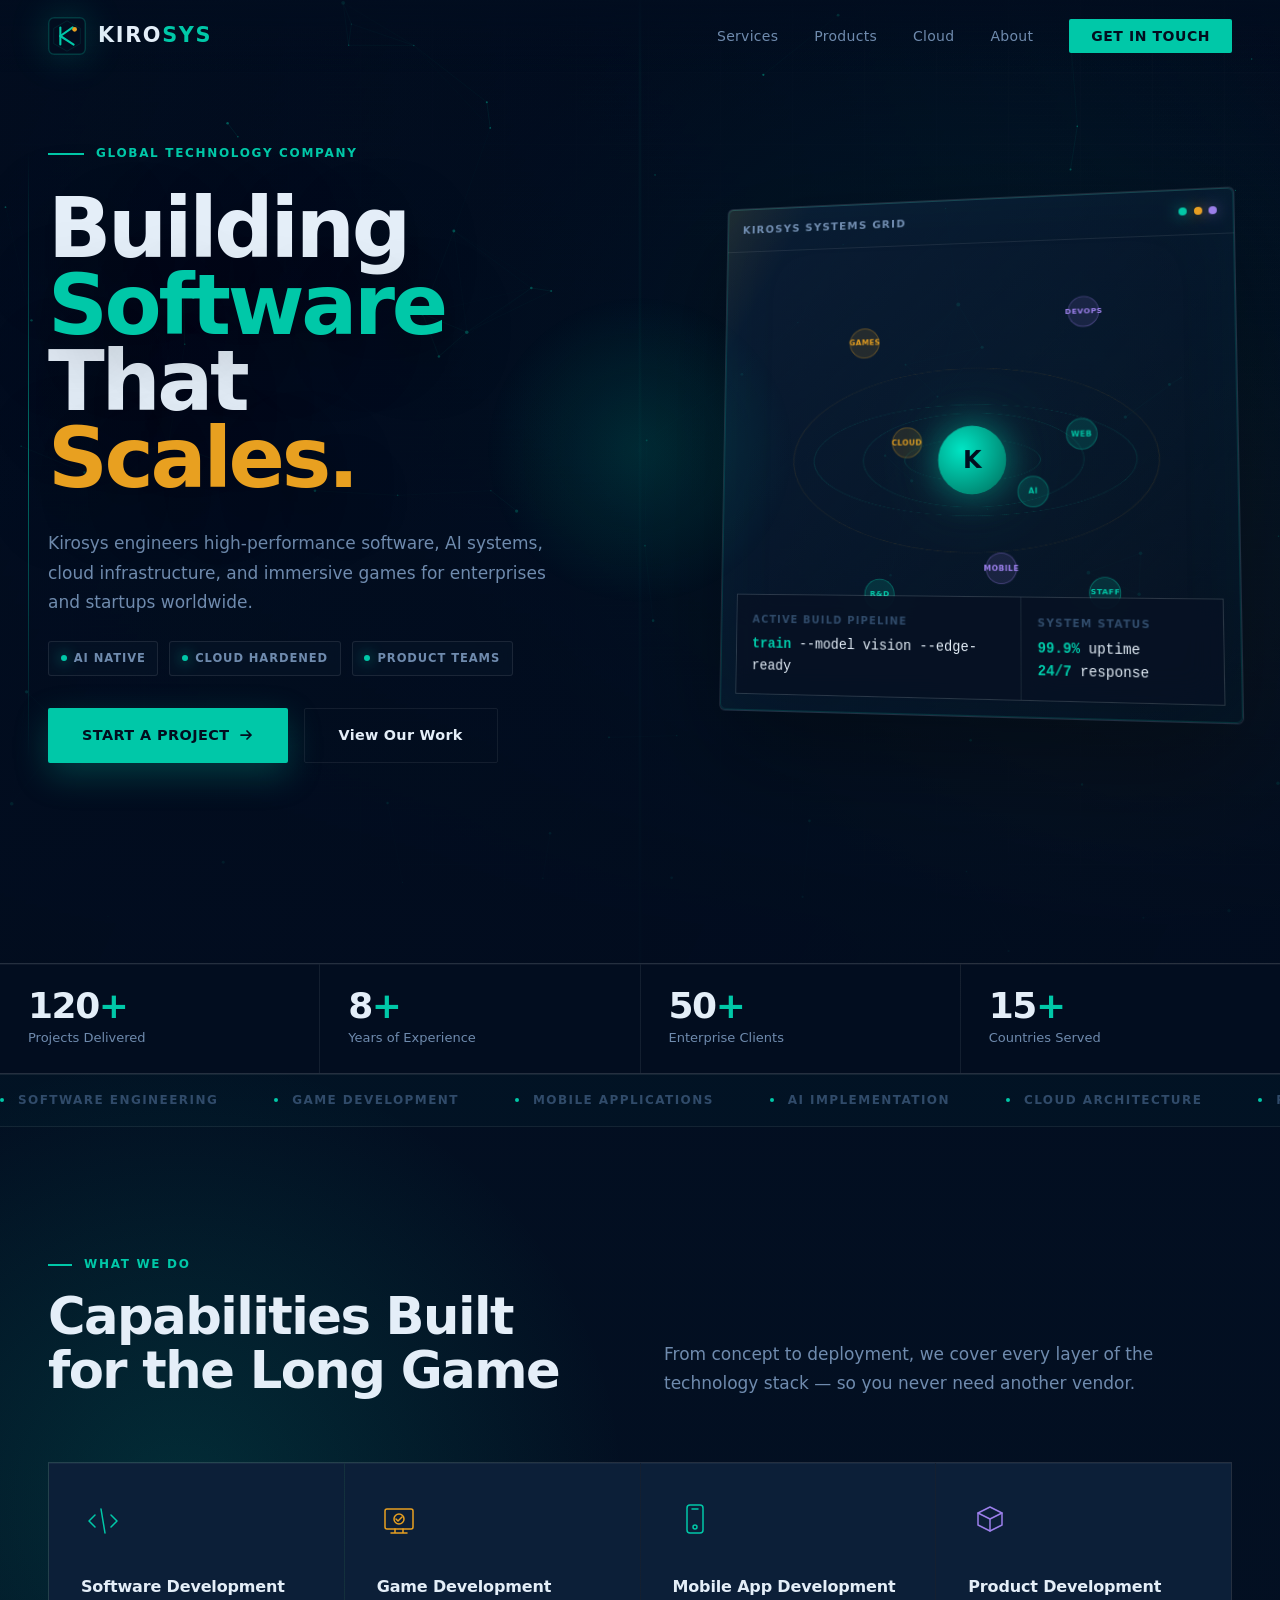
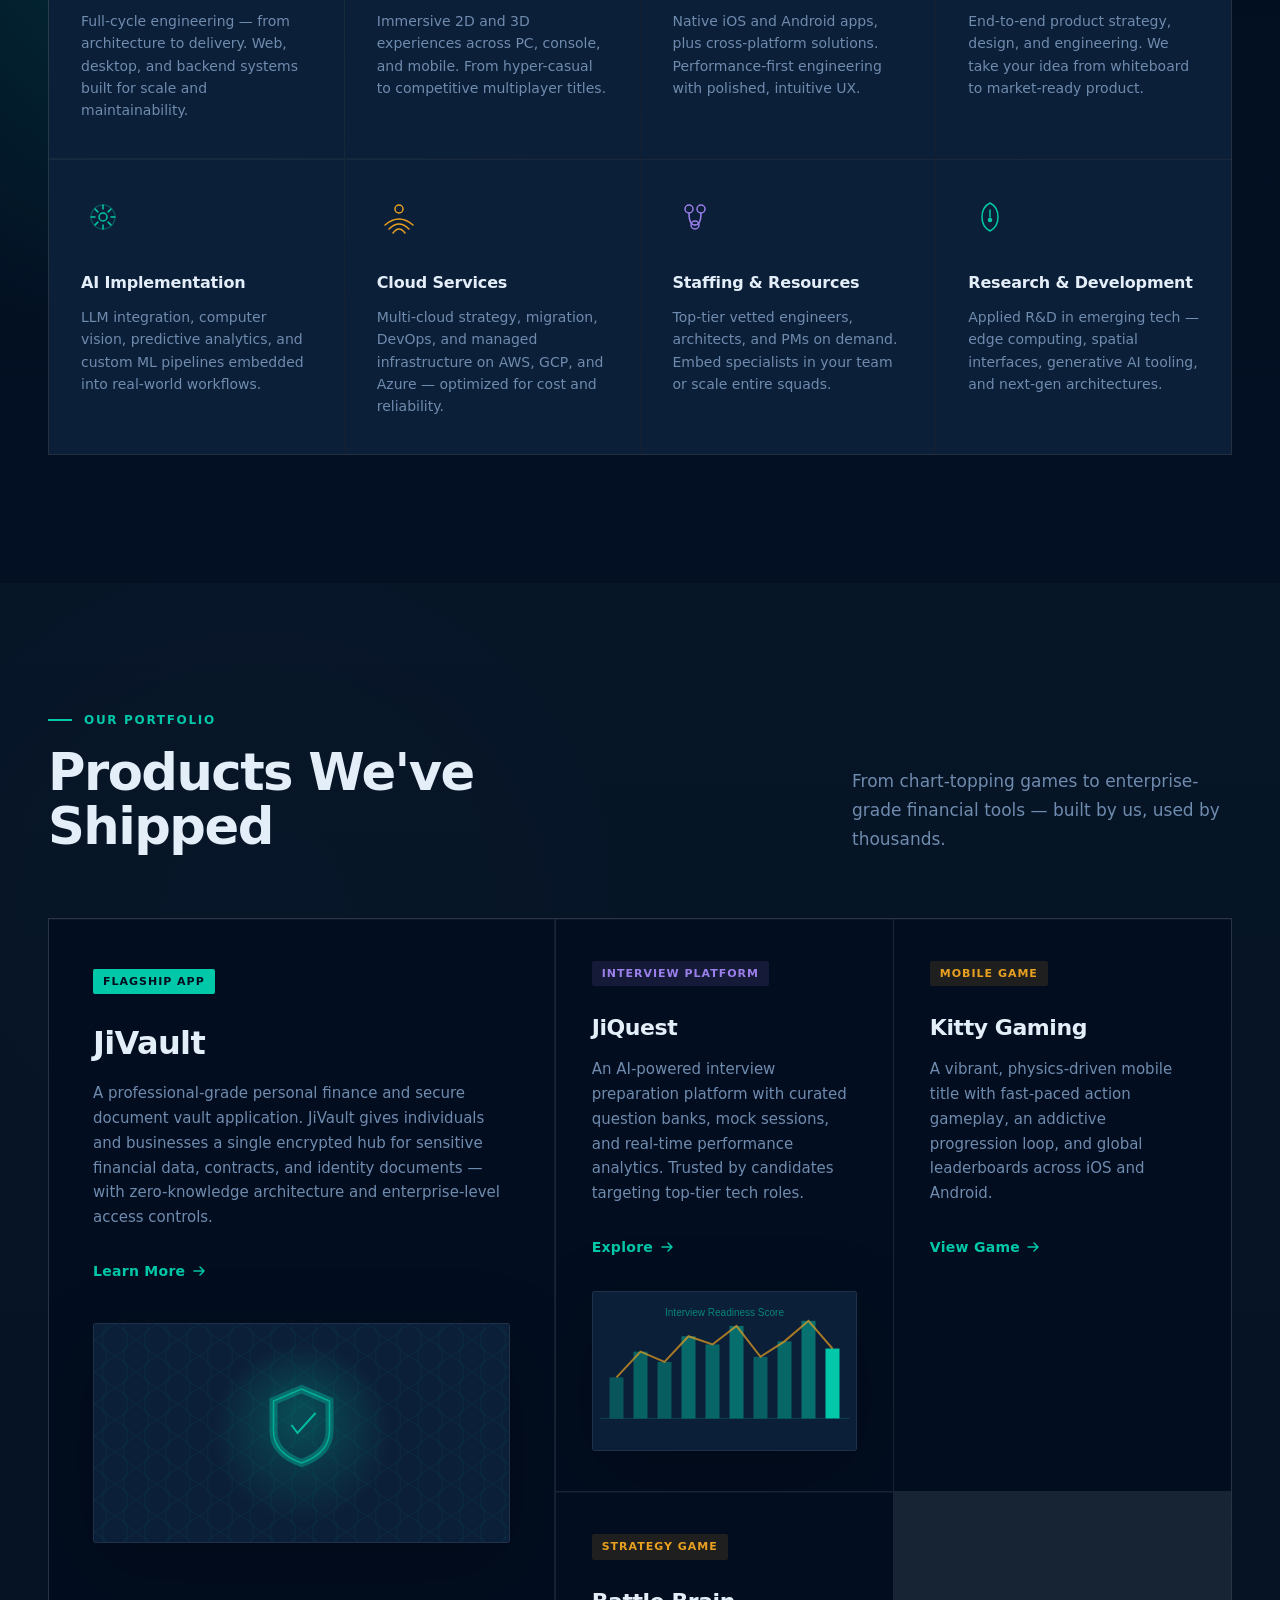
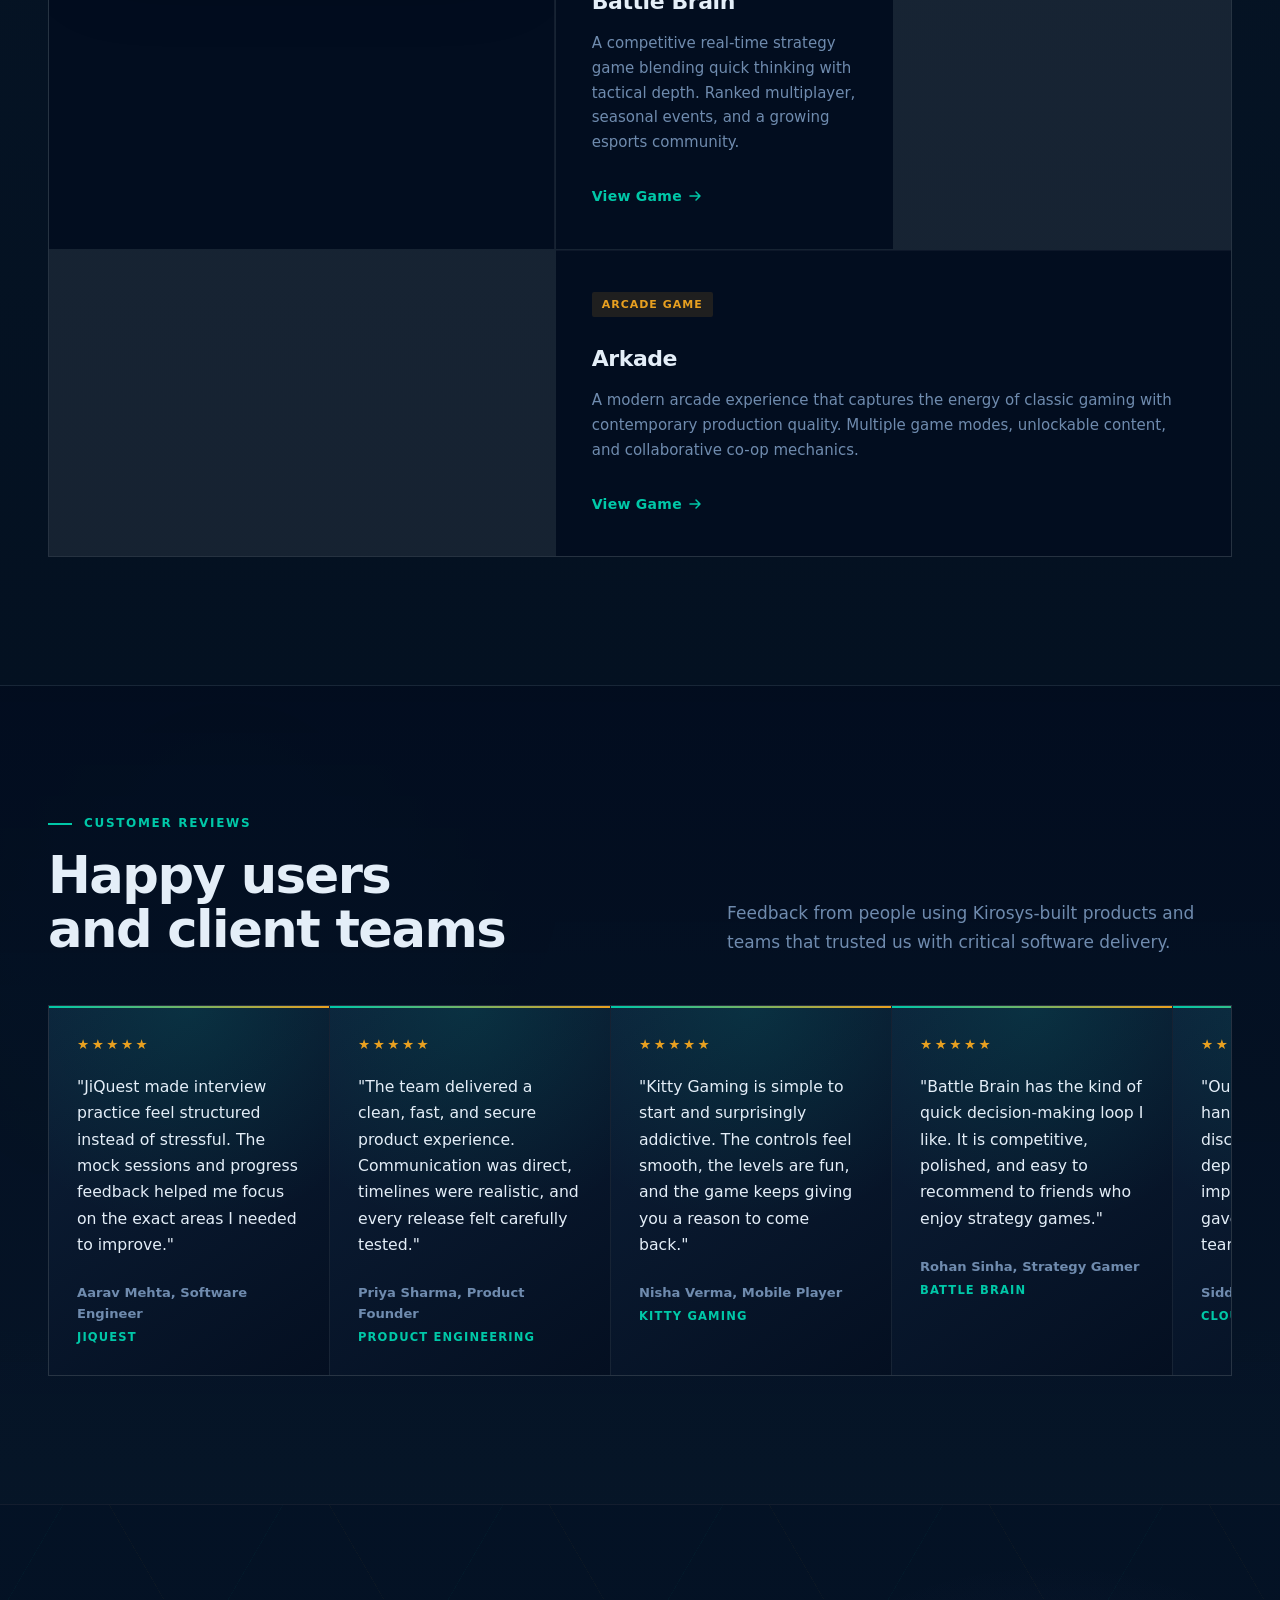
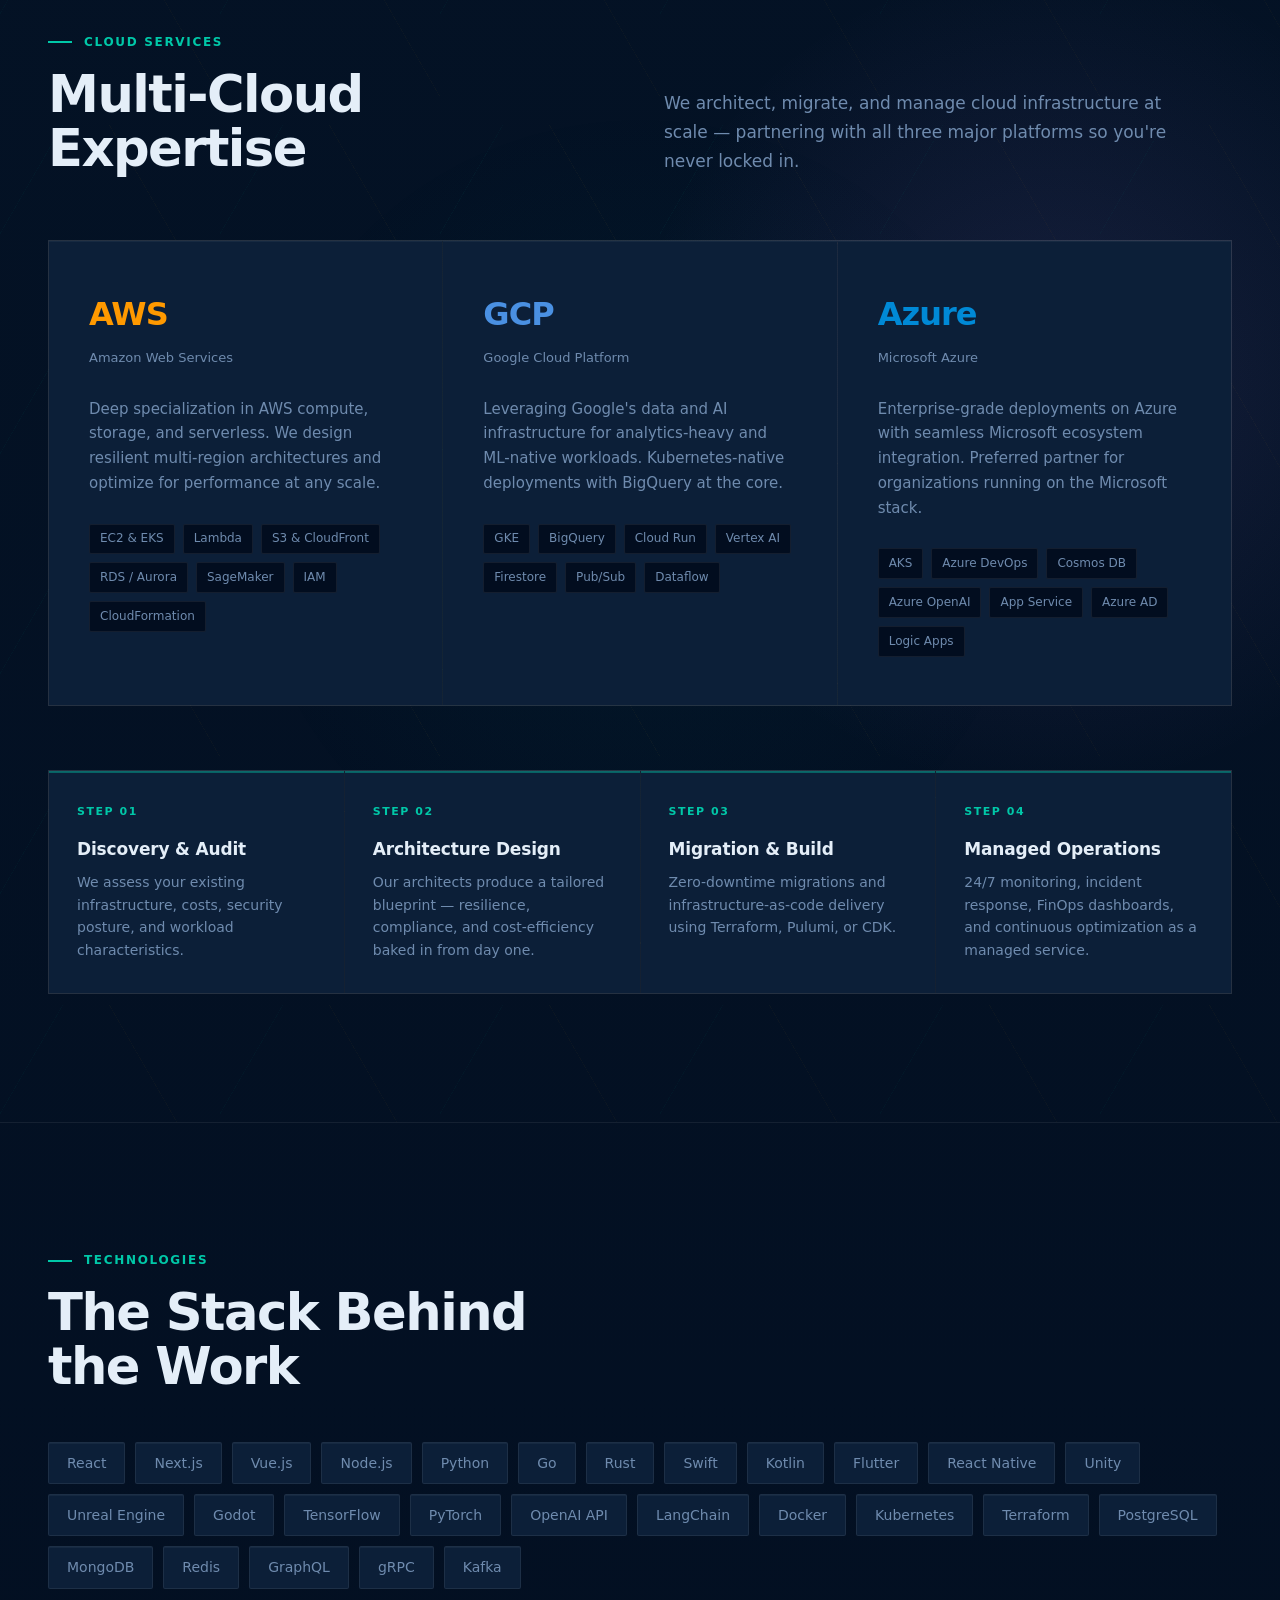
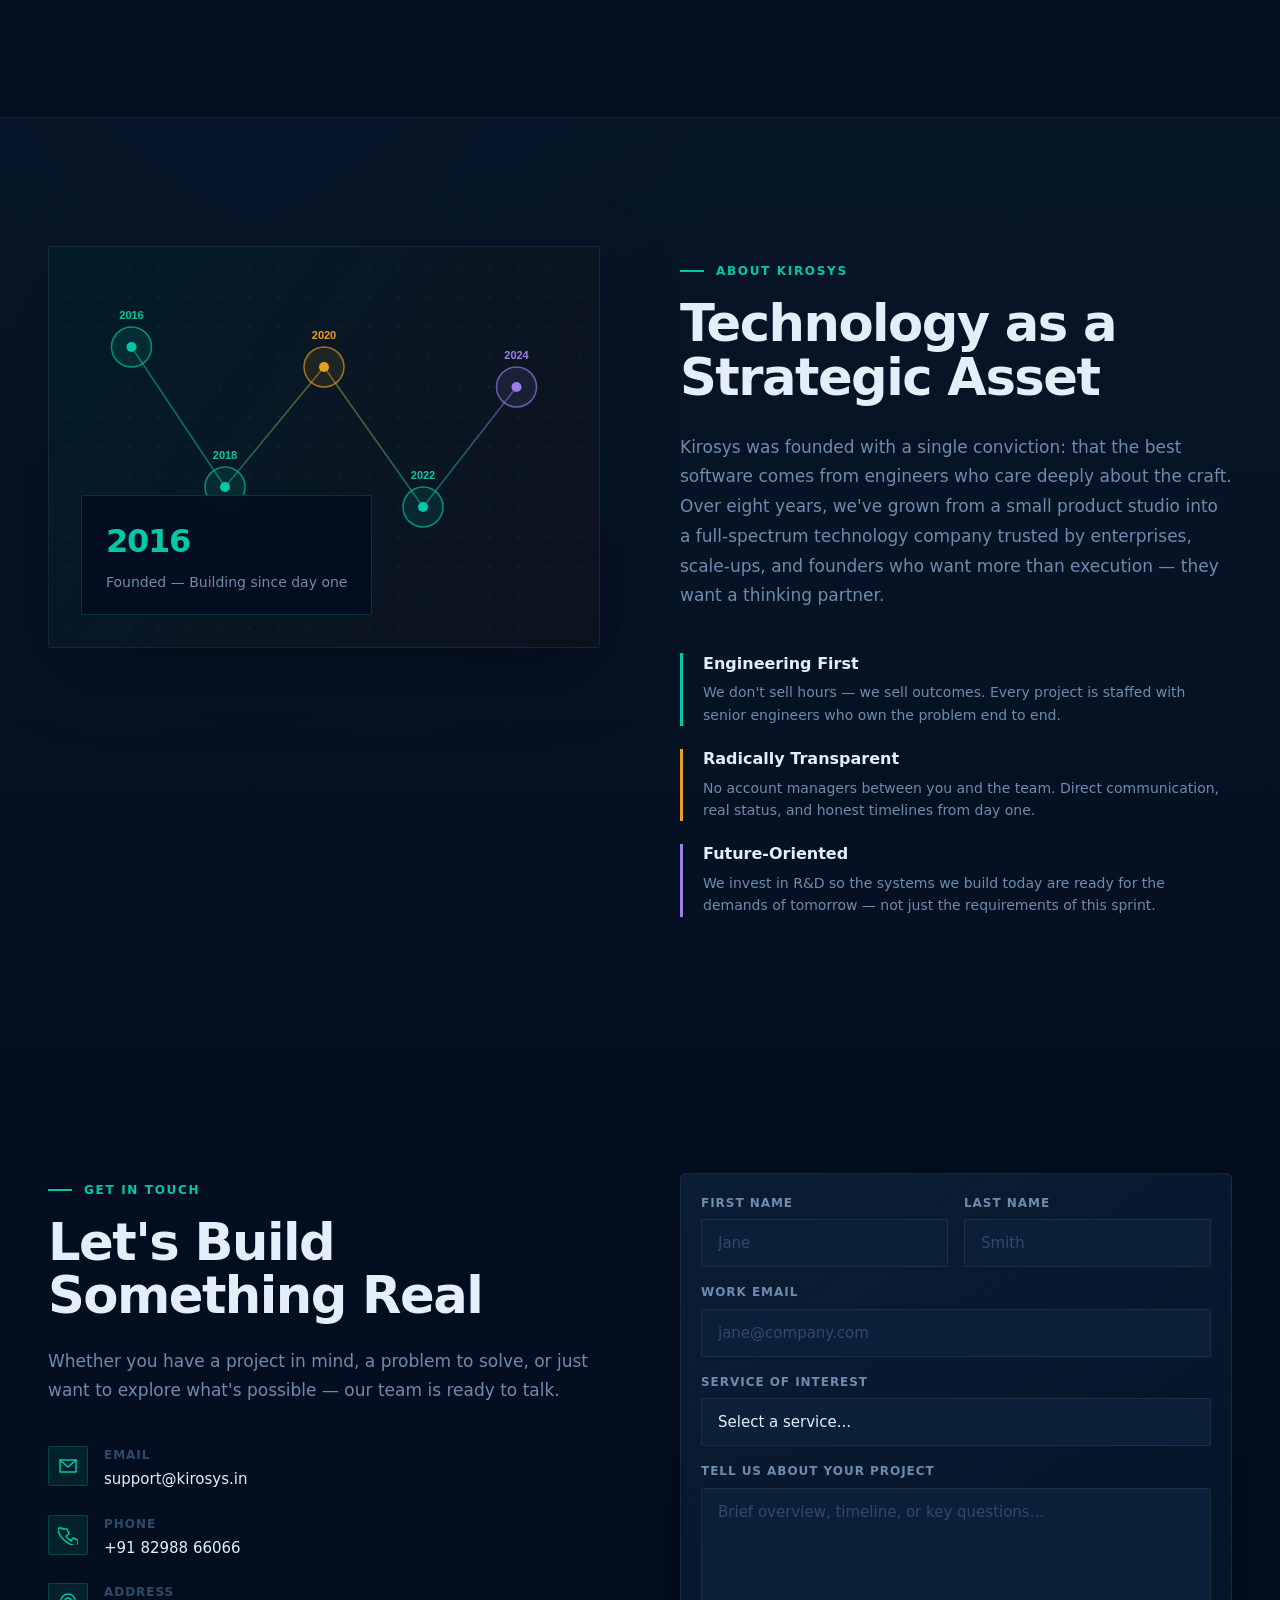
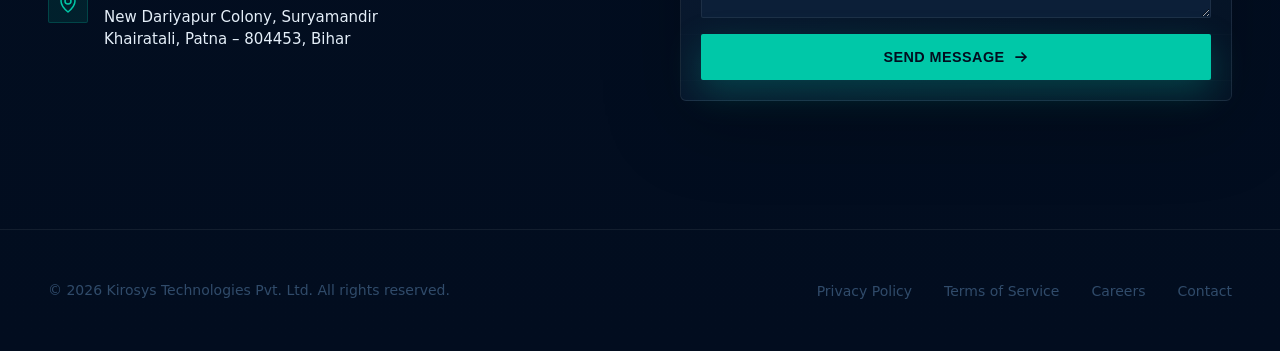
<file: index.html>
<!DOCTYPE html>
<html lang="en">
<head>
  <meta charset="UTF-8">
  <meta name="viewport" content="width=device-width, initial-scale=1.0">
  <title>Kirosys — Engineering the Future</title>
  <meta name="description" content="Kirosys is a global technology company delivering software engineering, AI implementation, cloud architecture, game development, and enterprise solutions at scale.">
  <meta property="og:title" content="Kirosys — Engineering the Future">
  <meta property="og:description" content="Software. Games. AI. Cloud. Built to scale.">
  <meta property="og:type" content="website">
  <meta property="og:url" content="https://kirosys.in">
  <link rel="icon" href="data:image/svg+xml,<svg xmlns='http://www.w3.org/2000/svg' viewBox='0 0 72 72'><rect width='72' height='72' rx='14' fill='%23020D1F'/><line x1='22' y1='18' x2='22' y2='54' stroke='%2300C8A8' stroke-width='4.5' stroke-linecap='round'/><line x1='22' y1='36' x2='48' y2='18' stroke='%2300C8A8' stroke-width='4.5' stroke-linecap='round'/><line x1='22' y1='36' x2='50' y2='54' stroke='%2300C8A8' stroke-width='4.5' stroke-linecap='round'/><circle cx='50' cy='20' r='5.5' fill='%23E8A020'/></svg>">

  <style>
    *, *::before, *::after { box-sizing: border-box; margin: 0; padding: 0; }

    :root {
      --bg: #020D1F;
      --surface: #071628;
      --card: #0C1F38;
      --card-hover: #102540;
      --teal: #00C8A8;
      --teal-dim: rgba(0,200,168,0.10);
      --teal-border: rgba(0,200,168,0.22);
      --amber: #E8A020;
      --amber-dim: rgba(232,160,32,0.12);
      --purple: #9B7FEA;
      --text-1: #E4EEF8;
      --text-2: #6F8BAE;
      --text-3: #304B6A;
      --border: rgba(255,255,255,0.07);
      --nav-h: 72px;
    }

    html { scroll-behavior: smooth; }

    body {
      background: var(--bg);
      color: var(--text-1);
      font-family: -apple-system, BlinkMacSystemFont, "Segoe UI", system-ui, "Helvetica Neue", Arial, sans-serif;
      font-size: 16px;
      line-height: 1.6;
      overflow-x: hidden;
      -webkit-font-smoothing: antialiased;
    }

    /* ──────────────── NAV ──────────────── */
    nav {
      position: fixed;
      top: 0; width: 100%;
      z-index: 200;
      height: var(--nav-h);
      transition: background 0.35s, backdrop-filter 0.35s;
    }
    nav.scrolled {
      background: rgba(2,13,31,0.88);
      backdrop-filter: blur(20px);
      -webkit-backdrop-filter: blur(20px);
      border-bottom: 1px solid var(--border);
    }
    .nav-inner {
      display: flex; align-items: center; justify-content: space-between;
      max-width: 1280px; margin: 0 auto;
      height: 100%;
      padding: 0 clamp(1.25rem, 4vw, 3rem);
    }
    .logo { display: flex; align-items: center; gap: 0.75rem; text-decoration: none; }
    .logo-icon { width: 38px; height: 38px; flex-shrink: 0; }
    .logo-text {
      font-size: 1.3rem; font-weight: 800;
      letter-spacing: 0.08em; color: var(--text-1);
      text-transform: uppercase;
    }
    .logo-text span { color: var(--teal); }
    .nav-links { display: flex; align-items: center; gap: 2.25rem; list-style: none; }
    .nav-links a {
      color: var(--text-2); text-decoration: none;
      font-size: 0.875rem; font-weight: 500; letter-spacing: 0.02em;
      transition: color 0.2s;
    }
    .nav-links a:hover { color: var(--text-1); }
    .nav-cta {
      background: var(--teal) !important;
      color: #020D1F !important;
      padding: 0.5625rem 1.375rem;
      border-radius: 2px;
      font-weight: 700 !important;
      font-size: 0.8125rem;
      letter-spacing: 0.04em !important;
      text-transform: uppercase;
      transition: opacity 0.2s !important;
    }
    .nav-cta:hover { opacity: 0.82; }
    .nav-hamburger {
      display: none; flex-direction: column; gap: 5px;
      background: none; border: none; cursor: pointer; padding: 8px;
    }
    .nav-hamburger span { display: block; width: 22px; height: 2px; background: var(--text-2); border-radius: 1px; }
    .mobile-menu {
      display: none;
      position: fixed; top: var(--nav-h); left: 0; right: 0;
      background: rgba(2,13,31,0.97);
      backdrop-filter: blur(20px);
      padding: 1.5rem;
      border-bottom: 1px solid var(--border);
      z-index: 199;
      flex-direction: column; gap: 1rem;
    }
    .mobile-menu.open { display: flex; }
    .mobile-menu a {
      color: var(--text-2); text-decoration: none;
      font-size: 1rem; font-weight: 500; padding: 0.5rem 0;
      border-bottom: 1px solid var(--border);
      transition: color 0.2s;
    }
    .mobile-menu a:hover { color: var(--text-1); }

    /* ──────────────── HERO ──────────────── */
    .hero {
      position: relative;
      min-height: 100vh;
      display: flex; align-items: center;
      overflow: hidden;
      padding-top: var(--nav-h);
    }
    #hero-canvas {
      position: absolute; inset: 0;
      width: 100%; height: 100%;
      pointer-events: none;
    }
    .hero-inner {
      position: relative; z-index: 2;
      max-width: 1280px; margin: 0 auto;
      width: 100%;
      padding: clamp(4rem,8vh,6rem) clamp(1.25rem,4vw,3rem);
      display: grid;
      grid-template-columns: 1fr 520px;
      gap: 3rem;
      align-items: center;
    }
    .hero-eyebrow {
      display: flex; align-items: center; gap: 0.75rem;
      color: var(--teal);
      font-size: 0.75rem; font-weight: 700; letter-spacing: 0.14em;
      text-transform: uppercase;
      margin-bottom: 1.75rem;
    }
    .hero-eyebrow span { display: block; width: 36px; height: 2px; background: var(--teal); }
    .hero-title {
      font-size: clamp(3.25rem, 6.5vw, 6rem);
      font-weight: 800;
      letter-spacing: -0.04em;
      line-height: 0.92;
      margin-bottom: 2rem;
    }
    .hero-title .t-teal { color: var(--teal); }
    .hero-title .t-amber { color: var(--amber); }
    .hero-desc {
      color: var(--text-2);
      font-size: 1.0625rem; line-height: 1.72;
      max-width: 500px;
      margin-bottom: 2.5rem;
    }
    .hero-actions { display: flex; gap: 1rem; flex-wrap: wrap; }
    .btn-primary {
      background: var(--teal); color: #020D1F;
      padding: 0.9375rem 2.125rem;
      font-weight: 700; font-size: 0.9rem;
      letter-spacing: 0.03em;
      border-radius: 2px; border: none;
      cursor: pointer; text-decoration: none;
      display: inline-flex; align-items: center; gap: 0.5rem;
      transition: opacity 0.2s, transform 0.2s;
      text-transform: uppercase;
    }
    .btn-primary:hover { opacity: 0.85; transform: translateY(-2px); }
    .btn-ghost {
      color: var(--text-1);
      padding: 0.9375rem 2.125rem;
      font-weight: 600; font-size: 0.9rem;
      letter-spacing: 0.02em;
      border-radius: 2px;
      border: 1px solid var(--border);
      cursor: pointer; text-decoration: none;
      display: inline-flex; align-items: center; gap: 0.5rem;
      transition: border-color 0.2s, background 0.2s;
      background: transparent;
    }
    .btn-ghost:hover { border-color: var(--teal); background: var(--teal-dim); }

    /* Orbital viz */
    .hero-viz {
      display: flex; align-items: center; justify-content: center;
      position: relative; height: 480px;
    }
    .orbital-wrap {
      position: relative; width: 440px; height: 440px;
    }
    .orb-core {
      position: absolute; top: 50%; left: 50%;
      transform: translate(-50%,-50%);
      width: 80px; height: 80px;
      border-radius: 50%;
      background: radial-gradient(circle at 35% 35%, #00E5C4, #006B5A);
      box-shadow: 0 0 40px rgba(0,200,168,0.5), 0 0 80px rgba(0,200,168,0.2);
      display: flex; align-items: center; justify-content: center;
      z-index: 10;
    }
    .orb-core-letter {
      font-size: 1.75rem; font-weight: 900; color: #020D1F;
      letter-spacing: -0.02em;
    }
    .orb-ring {
      position: absolute; top: 50%; left: 50%;
      border-radius: 50%;
      border: 1px solid rgba(0,200,168,0.18);
      transform-origin: center center;
    }
    .orb-ring-1 { width: 160px; height: 160px; margin: -80px 0 0 -80px; transform: rotateX(72deg) rotateZ(0deg); }
    .orb-ring-2 { width: 260px; height: 260px; margin: -130px 0 0 -130px; transform: rotateX(65deg) rotateZ(45deg); }
    .orb-ring-3 { width: 380px; height: 380px; margin: -190px 0 0 -190px; transform: rotateX(70deg) rotateZ(-30deg); }
    .orb-ring-4 { width: 430px; height: 430px; margin: -215px 0 0 -215px; transform: rotateX(60deg) rotateZ(20deg); border-color: rgba(232,160,32,0.12); }
    .orb-node {
      position: absolute; width: 36px; height: 36px;
      border-radius: 50%;
      display: flex; align-items: center; justify-content: center;
      font-size: 0.55rem; font-weight: 700; letter-spacing: 0.06em;
      text-transform: uppercase; text-align: center;
      line-height: 1.1;
    }
    .node-teal { background: rgba(0,200,168,0.15); border: 1px solid rgba(0,200,168,0.4); color: var(--teal); }
    .node-amber { background: rgba(232,160,32,0.12); border: 1px solid rgba(232,160,32,0.35); color: var(--amber); }
    .node-purple { background: rgba(155,127,234,0.12); border: 1px solid rgba(155,127,234,0.35); color: var(--purple); }

    /* Hero stats */
    .hero-stats {
      display: grid; grid-template-columns: repeat(4,1fr);
      gap: 1px; background: var(--border);
      border-top: 1px solid var(--border);
      border-bottom: 1px solid var(--border);
    }
    .stat-item {
      background: var(--bg); padding: 1.5rem 1.75rem;
      position: relative; overflow: hidden;
    }
    .stat-item::before {
      content: ''; position: absolute;
      top: 0; left: 0; right: 0; height: 2px;
      background: var(--teal); transform: scaleX(0);
      transform-origin: left;
      transition: transform 0.4s cubic-bezier(0.16,1,0.3,1);
    }
    .stat-item:hover::before { transform: scaleX(1); }
    .stat-n {
      font-size: 2.25rem; font-weight: 800;
      letter-spacing: -0.04em; line-height: 1;
      color: var(--text-1);
      font-variant-numeric: tabular-nums;
      margin-bottom: 0.25rem;
    }
    .stat-n .u { color: var(--teal); }
    .stat-l { color: var(--text-2); font-size: 0.8125rem; font-weight: 500; }

    /* ──────────────── MARQUEE ──────────────── */
    .marquee-band {
      overflow: hidden;
      border-top: 1px solid var(--border);
      border-bottom: 1px solid var(--border);
      padding: 1rem 0;
      background: rgba(0,200,168,0.025);
    }
    .marquee-track { display: flex; width: max-content; gap: 3.5rem; }
    .marquee-track.anim { animation: mq 28s linear infinite; }
    .mq-item {
      display: flex; align-items: center; gap: 0.875rem;
      color: var(--text-3);
      font-size: 0.75rem; font-weight: 700; letter-spacing: 0.12em;
      text-transform: uppercase; white-space: nowrap;
    }
    .mq-dot { width: 4px; height: 4px; border-radius: 50%; background: var(--teal); flex-shrink: 0; }
    @keyframes mq { from { transform: translateX(0); } to { transform: translateX(-50%); } }

    /* ──────────────── SECTION COMMON ──────────────── */
    section { padding: clamp(5rem,10vw,9rem) 0; }
    .container { max-width: 1280px; margin: 0 auto; padding: 0 clamp(1.25rem,4vw,3rem); }
    .sec-eyebrow {
      display: flex; align-items: center; gap: 0.75rem;
      color: var(--teal);
      font-size: 0.75rem; font-weight: 700; letter-spacing: 0.14em;
      text-transform: uppercase;
      margin-bottom: 1rem;
    }
    .sec-eyebrow span { display: block; width: 24px; height: 2px; background: var(--teal); }
    .sec-title {
      font-size: clamp(2rem,4vw,3.25rem);
      font-weight: 800; letter-spacing: -0.03em; line-height: 1.05;
      text-wrap: balance;
    }
    .sec-sub {
      color: var(--text-2); font-size: 1.0625rem; line-height: 1.7;
      max-width: 520px;
    }

    /* ──────────────── SERVICES ──────────────── */
    .services-head {
      display: grid; grid-template-columns: 1fr 1fr;
      gap: 3rem; align-items: end;
      margin-bottom: 4rem;
    }
    .services-grid {
      display: grid; grid-template-columns: repeat(4,1fr);
      gap: 1px; background: var(--border);
      border: 1px solid var(--border);
    }
    .svc-card {
      background: var(--card); padding: 2.25rem 2rem;
      position: relative; overflow: hidden;
      transition: background 0.3s;
    }
    .svc-card:hover { background: var(--card-hover); }
    .svc-card::after {
      content: ''; position: absolute;
      bottom: 0; left: 0; right: 0; height: 2px;
      background: var(--teal);
      transform: scaleX(0); transform-origin: left;
      transition: transform 0.4s cubic-bezier(0.16,1,0.3,1);
    }
    .svc-card:hover::after { transform: scaleX(1); }
    .svc-card.amber::after { background: var(--amber); }
    .svc-card.purple::after { background: var(--purple); }
    .svc-icon { width: 44px; height: 44px; margin-bottom: 1.5rem; }
    .svc-name {
      font-size: 1rem; font-weight: 700;
      letter-spacing: -0.01em; margin-bottom: 0.625rem;
    }
    .svc-desc { color: var(--text-2); font-size: 0.875rem; line-height: 1.6; }

    /* ──────────────── PRODUCTS ──────────────── */
    .products-section { background: var(--surface); }
    .products-head {
      display: flex; align-items: flex-end; justify-content: space-between;
      margin-bottom: 4rem; gap: 2rem; flex-wrap: wrap;
    }
    .products-grid {
      display: grid;
      grid-template-columns: 1.5fr 1fr 1fr;
      grid-template-rows: auto auto;
      gap: 1px; background: var(--border);
      border: 1px solid var(--border);
    }
    .prod-card {
      background: var(--bg); padding: 2.5rem 2.25rem;
      position: relative; overflow: hidden;
      transition: background 0.3s;
    }
    .prod-card:hover { background: #071628; }
    .prod-card.feat {
      grid-row: 1 / 3;
      padding: 3rem 2.75rem;
      border-right: 1px solid var(--border);
    }
    .prod-tag {
      display: inline-block;
      padding: 0.25rem 0.625rem;
      font-size: 0.6875rem; font-weight: 700;
      letter-spacing: 0.09em; text-transform: uppercase;
      border-radius: 2px; margin-bottom: 1.5rem;
    }
    .tag-game { background: var(--amber-dim); color: var(--amber); }
    .tag-finance { background: var(--teal-dim); color: var(--teal); }
    .tag-web { background: rgba(155,127,234,0.12); color: var(--purple); }
    .tag-flagship { background: var(--teal); color: #020D1F; }
    .prod-name {
      font-size: 1.375rem; font-weight: 700;
      letter-spacing: -0.02em; margin-bottom: 0.75rem;
    }
    .prod-card.feat .prod-name { font-size: 2rem; }
    .prod-desc { color: var(--text-2); font-size: 0.9375rem; line-height: 1.65; margin-bottom: 1.75rem; }
    .prod-link {
      color: var(--teal); text-decoration: none;
      font-size: 0.875rem; font-weight: 600; letter-spacing: 0.02em;
      display: inline-flex; align-items: center; gap: 0.4rem;
      transition: gap 0.25s;
    }
    .prod-link:hover { gap: 0.8rem; }
    .prod-visual {
      margin-top: 2rem;
      border-radius: 3px; overflow: hidden;
      background: var(--card);
      height: 160px; position: relative;
    }
    .prod-card.feat .prod-visual { height: 220px; margin-top: 2.5rem; }
    .pv-canvas { width: 100%; height: 100%; display: block; }

    /* ──────────────── CLOUD ──────────────── */
    .cloud-bg { position: relative; overflow: hidden; }
    .cloud-glow {
      position: absolute; top: 50%; left: 50%;
      transform: translate(-50%,-50%);
      width: 900px; height: 900px;
      background: radial-gradient(circle, rgba(0,200,168,0.04) 0%, transparent 65%);
      pointer-events: none;
    }
    .cloud-head { display: grid; grid-template-columns: 1fr 1fr; gap: 3rem; align-items: end; margin-bottom: 4rem; }
    .cloud-grid {
      display: grid; grid-template-columns: repeat(3,1fr);
      gap: 1px; background: var(--border);
      border: 1px solid var(--border);
      margin-bottom: 4rem;
    }
    .cloud-card {
      background: var(--card); padding: 3rem 2.5rem;
      position: relative; overflow: hidden;
      transition: background 0.3s;
    }
    .cloud-card:hover { background: var(--card-hover); }
    .cloud-pname {
      font-size: 2rem; font-weight: 900;
      letter-spacing: -0.03em; margin-bottom: 0.5rem;
    }
    .cloud-pname.aws { color: #FF9900; }
    .cloud-pname.gcp { color: #4A90E2; }
    .cloud-pname.azure { color: #0089D6; }
    .cloud-pfull { color: var(--text-2); font-size: 0.8125rem; font-weight: 500; margin-bottom: 1.75rem; }
    .cloud-desc { color: var(--text-2); font-size: 0.9375rem; line-height: 1.65; margin-bottom: 1.75rem; }
    .cloud-chips { display: flex; flex-wrap: wrap; gap: 0.5rem; }
    .chip {
      padding: 0.3rem 0.625rem;
      background: var(--bg);
      border: 1px solid var(--border);
      border-radius: 2px;
      font-size: 0.75rem; color: var(--text-2); font-weight: 500;
    }
    .cloud-card:hover .chip { border-color: var(--teal-border); }

    .process-strip {
      display: grid; grid-template-columns: repeat(4,1fr);
      gap: 1px; background: var(--border);
      border: 1px solid var(--border);
    }
    .process-step {
      background: var(--card); padding: 2rem 1.75rem;
      position: relative;
    }
    .process-step::before {
      content: ''; position: absolute;
      top: 0; left: 0; right: 0; height: 2px;
      background: var(--teal); opacity: 0.4;
    }
    .step-n {
      font-size: 0.6875rem; font-weight: 700;
      letter-spacing: 0.14em; color: var(--teal);
      text-transform: uppercase; margin-bottom: 1rem;
      font-variant-numeric: tabular-nums;
    }
    .step-title { font-size: 1.0625rem; font-weight: 700; letter-spacing: -0.01em; margin-bottom: 0.5rem; }
    .step-desc { color: var(--text-2); font-size: 0.875rem; line-height: 1.6; }

    /* ──────────────── ABOUT ──────────────── */
    .about-section { background: var(--surface); }
    .about-grid { display: grid; grid-template-columns: 1fr 1fr; gap: 5rem; align-items: start; }
    .about-img-wrap {
      position: relative; border: 1px solid var(--border);
      overflow: hidden; border-radius: 2px;
    }
    .about-canvas { width: 100%; height: 400px; display: block; }
    .about-badge {
      position: absolute; bottom: 2rem; left: 2rem;
      background: rgba(2,13,31,0.85);
      backdrop-filter: blur(12px);
      border: 1px solid var(--teal-border);
      padding: 1.25rem 1.5rem;
      border-radius: 2px;
    }
    .badge-n { font-size: 2rem; font-weight: 800; letter-spacing: -0.04em; color: var(--teal); }
    .badge-l { color: var(--text-2); font-size: 0.875rem; font-weight: 500; margin-top: 0.25rem; }
    .about-content { padding-top: 1rem; }
    .about-body { color: var(--text-2); font-size: 1.0625rem; line-height: 1.75; margin: 1.75rem 0 2.5rem; }
    .pillars { display: grid; gap: 1.25rem; }
    .pillar {
      display: grid; grid-template-columns: 3px 1fr;
      gap: 1.25rem; align-items: start;
    }
    .pillar-bar { width: 3px; background: var(--teal); margin-top: 0.15rem; align-self: stretch; min-height: 40px; }
    .pillar.amber .pillar-bar { background: var(--amber); }
    .pillar.purple .pillar-bar { background: var(--purple); }
    .pillar-title { font-size: 1rem; font-weight: 700; margin-bottom: 0.3rem; }
    .pillar-desc { color: var(--text-2); font-size: 0.875rem; line-height: 1.6; }

    /* ──────────────── TECH STACK ──────────────── */
    .stack-section { border-top: 1px solid var(--border); border-bottom: 1px solid var(--border); }
    .stack-grid { display: flex; flex-wrap: wrap; gap: 0.625rem; margin-top: 3rem; }
    .stack-pill {
      padding: 0.5625rem 1.125rem;
      border: 1px solid var(--border);
      border-radius: 2px;
      font-size: 0.875rem; color: var(--text-2); font-weight: 500;
      background: var(--card);
      transition: border-color 0.2s, color 0.2s, background 0.2s;
      cursor: default;
    }
    .stack-pill:hover { border-color: var(--teal-border); color: var(--teal); background: var(--teal-dim); }

    /* ──────────────── REVIEWS ──────────────── */
    .reviews-section {
      background:
        linear-gradient(180deg, rgba(2,13,31,0.98), rgba(7,22,40,0.88)),
        radial-gradient(circle at 18% 20%, rgba(0,200,168,0.12), transparent 30rem);
      border-top: 1px solid var(--border);
      border-bottom: 1px solid var(--border);
    }
    .reviews-head {
      display: grid;
      grid-template-columns: 1fr 0.8fr;
      gap: 3rem;
      align-items: end;
      margin-bottom: 3rem;
    }
    .reviews-grid {
      display: grid;
      grid-template-columns: repeat(7, minmax(280px, 1fr));
      gap: 1px;
      overflow-x: auto;
      background: var(--border);
      border: 1px solid var(--border);
      scrollbar-width: thin;
      scrollbar-color: var(--teal) transparent;
    }
    .review-card {
      min-height: 280px;
      padding: 1.75rem;
      background:
        radial-gradient(circle at var(--card-x, 50%) var(--card-y, 0%), rgba(0,200,168,0.12), transparent 14rem),
        linear-gradient(145deg, rgba(12,31,56,0.95), rgba(2,13,31,0.9));
      position: relative;
      overflow: hidden;
    }
    .review-card::before {
      content: '';
      position: absolute;
      top: 0;
      left: 0;
      right: 0;
      height: 2px;
      background: linear-gradient(90deg, var(--teal), var(--amber));
    }
    .review-stars {
      color: var(--amber);
      font-size: 0.85rem;
      letter-spacing: 0.18em;
      margin-bottom: 1.15rem;
    }
    .review-quote {
      color: var(--text-1);
      font-size: 0.98rem;
      line-height: 1.68;
      margin-bottom: 1.5rem;
    }
    .review-author {
      color: var(--text-2);
      font-size: 0.82rem;
      font-weight: 700;
    }
    .review-product {
      color: var(--teal);
      font-size: 0.72rem;
      font-weight: 800;
      letter-spacing: 0.1em;
      text-transform: uppercase;
      margin-top: 0.25rem;
    }

    /* ──────────────── CONTACT ──────────────── */
    .contact-grid { display: grid; grid-template-columns: 1fr 1fr; gap: 5rem; align-items: start; }
    .contact-info { padding-top: 0.5rem; }
    .contact-body { color: var(--text-2); font-size: 1.0625rem; line-height: 1.72; margin: 1.5rem 0 2.5rem; }
    .contact-items { display: grid; gap: 1.5rem; }
    .contact-item { display: flex; gap: 1rem; align-items: flex-start; }
    .ci-icon {
      width: 40px; height: 40px; border-radius: 2px;
      background: var(--teal-dim); border: 1px solid var(--teal-border);
      display: flex; align-items: center; justify-content: center;
      flex-shrink: 0; color: var(--teal);
    }
    .ci-label { font-size: 0.75rem; font-weight: 700; letter-spacing: 0.08em; text-transform: uppercase; color: var(--text-3); margin-bottom: 0.2rem; }
    .ci-val { font-size: 0.9375rem; color: var(--text-1); font-weight: 500; line-height: 1.5; }
    .contact-form { display: grid; gap: 1rem; }
    .form-row { display: grid; grid-template-columns: 1fr 1fr; gap: 1rem; }
    .form-group { display: grid; gap: 0.4rem; }
    .form-label { font-size: 0.75rem; font-weight: 700; color: var(--text-2); letter-spacing: 0.08em; text-transform: uppercase; }
    .form-input, .form-select, .form-textarea {
      background: var(--card); border: 1px solid var(--border);
      border-radius: 2px; padding: 0.875rem 1rem;
      color: var(--text-1); font-size: 0.9375rem; font-family: inherit;
      transition: border-color 0.2s; width: 100%;
      -webkit-appearance: none;
    }
    .form-input:focus, .form-select:focus, .form-textarea:focus {
      outline: none; border-color: var(--teal);
    }
    .form-input::placeholder, .form-textarea::placeholder { color: var(--text-3); }
    .form-textarea { resize: vertical; min-height: 130px; }
    .form-select option { background: var(--card); }
    .form-honey {
      position: absolute;
      left: -10000px;
      width: 1px;
      height: 1px;
      opacity: 0;
      pointer-events: none;
    }

    /* ──────────────── FOOTER ──────────────── */
    footer {
      border-top: 1px solid var(--border);
      padding: 3rem 0;
    }
    .footer-inner {
      display: flex; align-items: center; justify-content: space-between;
      flex-wrap: wrap; gap: 1.5rem;
    }
    .footer-copy { color: var(--text-3); font-size: 0.875rem; }
    .footer-links { display: flex; gap: 2rem; list-style: none; flex-wrap: wrap; }
    .footer-links a { color: var(--text-3); text-decoration: none; font-size: 0.875rem; transition: color 0.2s; }
    .footer-links a:hover { color: var(--text-2); }

    /* ──────────────── REVEAL ──────────────── */
    .reveal {
      opacity: 0; transform: translateY(28px);
      transition: opacity 0.75s cubic-bezier(0.16,1,0.3,1), transform 0.75s cubic-bezier(0.16,1,0.3,1);
    }
    .reveal.visible { opacity: 1; transform: translateY(0); }
    .reveal-d1 { transition-delay: 0.1s; }
    .reveal-d2 { transition-delay: 0.2s; }
    .reveal-d3 { transition-delay: 0.3s; }

    /* ──────────────── RESPONSIVE ──────────────── */
    @media (max-width: 1100px) {
      .hero-inner { grid-template-columns: 1fr; }
      .hero-viz { display: none; }
      .services-head { grid-template-columns: 1fr; }
      .services-grid { grid-template-columns: repeat(2,1fr); }
      .cloud-head { grid-template-columns: 1fr; }
      .about-grid { grid-template-columns: 1fr; gap: 3rem; }
      .contact-grid { grid-template-columns: 1fr; }
    }
    @media (max-width: 760px) {
      .hero-stats { grid-template-columns: repeat(2,1fr); }
      .services-grid { grid-template-columns: 1fr; }
      .products-grid { grid-template-columns: 1fr; }
      .prod-card.feat { grid-row: auto; border-right: none; border-bottom: 1px solid var(--border); }
      .cloud-grid { grid-template-columns: 1fr; }
      .process-strip { grid-template-columns: repeat(2,1fr); }
      .reviews-head { grid-template-columns: 1fr; }
      .form-row { grid-template-columns: 1fr; }
      .nav-links { display: none; }
      .nav-hamburger { display: flex; }
    }
    @media (prefers-reduced-motion: reduce) {
      .reveal { opacity: 1; transform: none; transition: none; }
      .marquee-track { animation: none; }
    }

    /* ──────────────── FUTURISTIC POLISH ──────────────── */
    body {
      background:
        radial-gradient(circle at 14% 18%, rgba(0,200,168,0.16), transparent 28rem),
        radial-gradient(circle at 86% 8%, rgba(232,160,32,0.11), transparent 24rem),
        radial-gradient(circle at 82% 62%, rgba(155,127,234,0.13), transparent 26rem),
        linear-gradient(180deg, #020D1F 0%, #041326 48%, #020D1F 100%);
    }
    body::before {
      content: '';
      position: fixed;
      inset: 0;
      z-index: -2;
      pointer-events: none;
      background-image:
        linear-gradient(rgba(255,255,255,0.035) 1px, transparent 1px),
        linear-gradient(90deg, rgba(255,255,255,0.035) 1px, transparent 1px);
      background-size: 72px 72px;
      mask-image: linear-gradient(to bottom, rgba(0,0,0,0.72), rgba(0,0,0,0.12) 42%, rgba(0,0,0,0.5));
    }
    body::after {
      content: '';
      position: fixed;
      inset: 0;
      z-index: -1;
      pointer-events: none;
      background:
        repeating-linear-gradient(0deg, rgba(255,255,255,0.018) 0 1px, transparent 1px 7px);
      opacity: 0.2;
      mix-blend-mode: screen;
    }
    .cursor-aura {
      position: fixed;
      width: 320px;
      height: 320px;
      left: -160px;
      top: -160px;
      z-index: 1;
      pointer-events: none;
      border-radius: 999px;
      background: radial-gradient(circle, rgba(0,200,168,0.14), transparent 68%);
      opacity: 0;
      transform: translate3d(var(--mx, 50vw), var(--my, 50vh), 0);
      transition: opacity 0.3s ease;
    }
    body.has-pointer .cursor-aura { opacity: 1; }
    nav {
      background: linear-gradient(180deg, rgba(2,13,31,0.78), rgba(2,13,31,0));
    }
    nav.scrolled {
      box-shadow: 0 18px 70px rgba(0,0,0,0.28);
    }
    .logo-icon { filter: drop-shadow(0 0 18px rgba(0,200,168,0.22)); }
    .nav-links a {
      position: relative;
    }
    .nav-links a:not(.nav-cta)::after {
      content: '';
      position: absolute;
      left: 0;
      right: 0;
      bottom: -0.55rem;
      height: 1px;
      background: linear-gradient(90deg, transparent, var(--teal), transparent);
      opacity: 0;
      transform: scaleX(0.4);
      transition: opacity 0.2s, transform 0.2s;
    }
    .nav-links a:not(.nav-cta):hover::after {
      opacity: 1;
      transform: scaleX(1);
    }
    .hero {
      isolation: isolate;
      min-height: 94vh;
    }
    .hero::before,
    .hero::after {
      content: '';
      position: absolute;
      inset: 0;
      pointer-events: none;
    }
    .hero::before {
      z-index: 0;
      background:
        linear-gradient(115deg, rgba(2,13,31,0.96) 0%, rgba(2,13,31,0.7) 48%, rgba(2,13,31,0.2) 100%),
        radial-gradient(circle at 74% 45%, rgba(0,200,168,0.18), transparent 32rem),
        linear-gradient(90deg, transparent 0 49.85%, rgba(0,200,168,0.22) 50%, transparent 50.15% 100%);
    }
    .hero::after {
      z-index: 1;
      background: linear-gradient(180deg, transparent 0%, rgba(2,13,31,0.88) 96%);
    }
    #hero-canvas {
      z-index: 0;
      opacity: 0.82;
    }
    .hero-left {
      position: relative;
    }
    .hero-left::before {
      content: '';
      position: absolute;
      left: -1.25rem;
      top: 0.4rem;
      bottom: 0.25rem;
      width: 1px;
      background: linear-gradient(180deg, transparent, rgba(0,200,168,0.55), transparent);
    }
    .hero-title {
      text-shadow: 0 18px 70px rgba(0,0,0,0.36);
    }
    .hero-title .t-teal,
    .hero-title .t-amber {
      position: relative;
      display: inline-block;
    }
    .hero-title .t-teal::after,
    .hero-title .t-amber::after {
      content: attr(data-glitch);
      position: absolute;
      inset: 0;
      opacity: 0;
      pointer-events: none;
      transform: translateX(0);
      animation: glitchText 5.2s infinite;
    }
    .hero-title .t-teal::after { color: rgba(0,229,196,0.55); }
    .hero-title .t-amber::after { color: rgba(232,160,32,0.42); animation-delay: 0.9s; }
    @keyframes glitchText {
      0%, 88%, 100% { opacity: 0; transform: translateX(0); clip-path: inset(0 0 0 0); }
      90% { opacity: 0.8; transform: translateX(3px); clip-path: inset(8% 0 68% 0); }
      92% { opacity: 0.45; transform: translateX(-4px); clip-path: inset(58% 0 18% 0); }
      94% { opacity: 0.55; transform: translateX(2px); clip-path: inset(32% 0 42% 0); }
    }
    .hero-proof {
      display: flex;
      flex-wrap: wrap;
      gap: 0.7rem;
      margin: -1rem 0 2rem;
    }
    .proof-chip {
      display: inline-flex;
      align-items: center;
      gap: 0.45rem;
      padding: 0.45rem 0.72rem;
      color: var(--text-2);
      font-size: 0.72rem;
      font-weight: 700;
      letter-spacing: 0.08em;
      text-transform: uppercase;
      border: 1px solid rgba(255,255,255,0.09);
      background: rgba(7,22,40,0.58);
      backdrop-filter: blur(14px);
      border-radius: 3px;
    }
    .proof-chip::before {
      content: '';
      width: 6px;
      height: 6px;
      border-radius: 50%;
      background: var(--teal);
      box-shadow: 0 0 14px var(--teal);
    }
    .btn-primary {
      box-shadow: 0 12px 34px rgba(0,200,168,0.25);
    }
    .btn-primary:hover {
      box-shadow: 0 18px 48px rgba(0,200,168,0.32);
    }
    .hero-viz {
      perspective: 1000px;
    }
    .viz-console {
      position: relative;
      width: min(100%, 530px);
      min-height: 520px;
      border: 1px solid rgba(255,255,255,0.1);
      background:
        linear-gradient(140deg, rgba(12,31,56,0.78), rgba(2,13,31,0.38)),
        linear-gradient(transparent 0 49%, rgba(0,200,168,0.08) 50%, transparent 51% 100%);
      background-size: auto, 100% 18px;
      border-radius: 6px;
      box-shadow:
        0 40px 110px rgba(0,0,0,0.34),
        inset 0 1px 0 rgba(255,255,255,0.08),
        inset 0 0 80px rgba(0,200,168,0.04);
      transform: rotateX(4deg) rotateY(-8deg);
      animation: consoleFloat 7s ease-in-out infinite;
      overflow: hidden;
    }
    .viz-console::before {
      content: '';
      position: absolute;
      inset: -1px;
      background: linear-gradient(120deg, transparent 8%, rgba(0,200,168,0.18), transparent 34%, rgba(232,160,32,0.12), transparent 62%);
      transform: translateX(-80%);
      animation: consoleSweep 6.5s ease-in-out infinite;
      pointer-events: none;
    }
    .viz-console::after {
      content: '';
      position: absolute;
      inset: 0;
      border: 1px solid rgba(0,200,168,0.16);
      border-radius: 6px;
      pointer-events: none;
    }
    .console-topbar {
      position: relative;
      z-index: 2;
      display: flex;
      align-items: center;
      justify-content: space-between;
      padding: 0.85rem 1rem;
      border-bottom: 1px solid rgba(255,255,255,0.08);
      color: var(--text-2);
      font-size: 0.68rem;
      font-weight: 800;
      letter-spacing: 0.12em;
      text-transform: uppercase;
    }
    .console-lights {
      display: flex;
      gap: 0.4rem;
    }
    .console-lights span {
      width: 8px;
      height: 8px;
      border-radius: 50%;
      background: var(--teal);
      box-shadow: 0 0 14px rgba(0,200,168,0.68);
    }
    .console-lights span:nth-child(2) { background: var(--amber); box-shadow: 0 0 14px rgba(232,160,32,0.58); }
    .console-lights span:nth-child(3) { background: var(--purple); box-shadow: 0 0 14px rgba(155,127,234,0.58); }
    .orbital-wrap {
      margin: 0 auto;
      transform: scale(0.86);
    }
    .console-panel {
      position: absolute;
      z-index: 3;
      right: 1rem;
      bottom: 1rem;
      left: 1rem;
      display: grid;
      grid-template-columns: 1.2fr 0.8fr;
      gap: 1px;
      background: rgba(255,255,255,0.08);
      border: 1px solid rgba(255,255,255,0.08);
    }
    .console-readout {
      min-height: 92px;
      padding: 1rem;
      background: rgba(2,13,31,0.82);
      backdrop-filter: blur(16px);
    }
    .readout-label {
      color: var(--text-3);
      font-size: 0.64rem;
      font-weight: 800;
      letter-spacing: 0.12em;
      text-transform: uppercase;
      margin-bottom: 0.4rem;
    }
    .readout-value {
      color: var(--text-1);
      font-family: ui-monospace, SFMono-Regular, Menlo, Consolas, monospace;
      font-size: 0.86rem;
      line-height: 1.6;
    }
    .readout-value strong {
      color: var(--teal);
      font-weight: 700;
    }
    @keyframes consoleFloat {
      0%, 100% { transform: rotateX(4deg) rotateY(-8deg) translateY(0); }
      50% { transform: rotateX(2deg) rotateY(-5deg) translateY(-12px); }
    }
    @keyframes consoleSweep {
      0%, 32% { transform: translateX(-92%); opacity: 0; }
      46% { opacity: 1; }
      68%, 100% { transform: translateX(92%); opacity: 0; }
    }
    .stat-item,
    .svc-card,
    .prod-card,
    .cloud-card,
    .process-step,
    .stack-pill,
    .contact-form {
      box-shadow: inset 0 1px 0 rgba(255,255,255,0.045);
    }
    .svc-card,
    .prod-card,
    .cloud-card,
    .process-step {
      transform-style: preserve-3d;
    }
    .svc-card:hover,
    .prod-card:hover,
    .cloud-card:hover,
    .process-step:hover {
      transform: translateY(-6px);
      box-shadow: 0 24px 70px rgba(0,0,0,0.22), inset 0 1px 0 rgba(255,255,255,0.08);
    }
    .svc-card::before,
    .prod-card::before,
    .cloud-card::before,
    .process-step::after {
      content: '';
      position: absolute;
      inset: 0;
      pointer-events: none;
      background: radial-gradient(circle at var(--card-x, 50%) var(--card-y, 0%), rgba(0,200,168,0.14), transparent 17rem);
      opacity: 0;
      transition: opacity 0.25s;
    }
    .svc-card:hover::before,
    .prod-card:hover::before,
    .cloud-card:hover::before,
    .process-step:hover::after {
      opacity: 1;
    }
    .prod-visual,
    .about-img-wrap,
    .contact-form {
      border: 1px solid rgba(255,255,255,0.08);
      box-shadow: 0 24px 80px rgba(0,0,0,0.22);
    }
    .products-section,
    .about-section {
      background:
        linear-gradient(180deg, rgba(7,22,40,0.92), rgba(4,17,33,0.94)),
        radial-gradient(circle at 20% 20%, rgba(155,127,234,0.11), transparent 30rem);
    }
    .cloud-bg::before {
      content: '';
      position: absolute;
      inset: 0;
      pointer-events: none;
      background:
        linear-gradient(120deg, transparent 0 18%, rgba(0,200,168,0.04) 18% 18.2%, transparent 18.2% 100%),
        linear-gradient(60deg, transparent 0 68%, rgba(232,160,32,0.04) 68% 68.2%, transparent 68.2% 100%);
      background-size: 220px 220px;
    }
    .stack-pill {
      position: relative;
      overflow: hidden;
    }
    .stack-pill::after {
      content: '';
      position: absolute;
      inset: 0;
      background: linear-gradient(100deg, transparent, rgba(255,255,255,0.12), transparent);
      transform: translateX(-130%);
      transition: transform 0.55s;
    }
    .stack-pill:hover::after {
      transform: translateX(130%);
    }
    .contact-form {
      padding: 1.25rem;
      background:
        linear-gradient(145deg, rgba(12,31,56,0.9), rgba(7,22,40,0.68)),
        linear-gradient(rgba(255,255,255,0.035) 1px, transparent 1px);
      background-size: auto, 100% 46px;
      border-radius: 6px;
    }
    .form-input:focus,
    .form-select:focus,
    .form-textarea:focus {
      box-shadow: 0 0 0 3px rgba(0,200,168,0.11), 0 0 28px rgba(0,200,168,0.09);
    }
    @media (max-width: 1100px) {
      .hero-viz { display: flex; }
      .viz-console { min-height: 440px; transform: none; animation: none; }
      .orbital-wrap { transform: scale(0.76); }
    }
    @media (max-width: 760px) {
      .hero { min-height: auto; }
      .hero-inner { padding-top: 4.5rem; gap: 1.5rem; }
      .hero-left::before { display: none; }
      .hero-proof { margin-top: -0.7rem; }
      .viz-console { min-height: 390px; }
      .orbital-wrap { transform: scale(0.62); transform-origin: top center; }
      .console-panel { grid-template-columns: 1fr; }
      .console-readout { min-height: 70px; }
    }
    @media (prefers-reduced-motion: reduce) {
      .viz-console,
      .viz-console::before,
      .hero-title .t-teal::after,
      .hero-title .t-amber::after {
        animation: none;
      }
      .cursor-aura { display: none; }
    }
  </style>
</head>
<body>
<div class="cursor-aura" aria-hidden="true"></div>

<!-- ═══════════════ NAV ═══════════════ -->
<nav id="main-nav">
  <div class="nav-inner">
    <a href="index.html" class="logo">
      <svg class="logo-icon" viewBox="0 0 40 40" fill="none" xmlns="http://www.w3.org/2000/svg">
        <rect width="40" height="40" rx="6" fill="#020D1F"/>
        <rect x="0.75" y="0.75" width="38.5" height="38.5" rx="5.5" stroke="#00C8A8" stroke-opacity="0.25" stroke-width="1.5"/>
        <polygon points="20,4 34,12 34,28 20,36 6,28 6,12" fill="none" stroke="#00C8A8" stroke-opacity="0.12" stroke-width="1"/>
        <line x1="13" y1="11" x2="13" y2="29" stroke="#00C8A8" stroke-width="2.2" stroke-linecap="round"/>
        <line x1="13" y1="20" x2="26" y2="11" stroke="#00C8A8" stroke-width="2.2" stroke-linecap="round"/>
        <line x1="13" y1="20" x2="27" y2="29" stroke="#00C8A8" stroke-width="2.2" stroke-linecap="round"/>
        <circle cx="28" cy="13" r="2.5" fill="#E8A020"/>
      </svg>
      <span class="logo-text">KIRO<span>SYS</span></span>
    </a>
    <ul class="nav-links">
      <li><a href="services.html">Services</a></li>
      <li><a href="products.html">Products</a></li>
      <li><a href="cloud.html">Cloud</a></li>
      <li><a href="about.html">About</a></li>
      <li><a href="contact.html" class="nav-cta">Get In Touch</a></li>
    </ul>
    <button class="nav-hamburger" id="hamburger" aria-label="Menu">
      <span></span><span></span><span></span>
    </button>
  </div>
</nav>

<div class="mobile-menu" id="mobile-menu">
  <a href="services.html" onclick="closeMobileMenu()">Services</a>
  <a href="products.html" onclick="closeMobileMenu()">Products</a>
  <a href="cloud.html" onclick="closeMobileMenu()">Cloud</a>
  <a href="about.html" onclick="closeMobileMenu()">About</a>
  <a href="contact.html" onclick="closeMobileMenu()">Get In Touch</a>
</div>

<!-- ═══════════════ HERO ═══════════════ -->
<section class="hero" id="hero">
  <canvas id="hero-canvas"></canvas>
  <div class="hero-inner">
    <div class="hero-left">
      <div class="hero-eyebrow"><span></span>Global Technology Company</div>
      <h1 class="hero-title">
        <span style="display:block">Building</span>
        <span style="display:block" class="t-teal" data-glitch="Software">Software</span>
        <span style="display:block">That</span>
        <span style="display:block" class="t-amber" data-glitch="Scales.">Scales.</span>
      </h1>
      <p class="hero-desc">
        Kirosys engineers high-performance software, AI systems, cloud infrastructure, and immersive games for enterprises and startups worldwide.
      </p>
      <div class="hero-proof" aria-label="Kirosys delivery strengths">
        <span class="proof-chip">AI Native</span>
        <span class="proof-chip">Cloud Hardened</span>
        <span class="proof-chip">Product Teams</span>
      </div>
      <div class="hero-actions">
        <a href="contact.html" class="btn-primary">Start a Project
          <svg width="16" height="16" viewBox="0 0 16 16" fill="none"><path d="M3 8h10M9 4l4 4-4 4" stroke="currentColor" stroke-width="1.75" stroke-linecap="round" stroke-linejoin="round"/></svg>
        </a>
        <a href="products.html" class="btn-ghost">View Our Work</a>
      </div>
    </div>
    <div class="hero-viz">
      <div class="viz-console">
        <div class="console-topbar">
          <span>Kirosys Systems Grid</span>
          <span class="console-lights"><span></span><span></span><span></span></span>
        </div>
        <div class="orbital-wrap" id="orbital-wrap">
          <div class="orb-ring orb-ring-1"></div>
          <div class="orb-ring orb-ring-2"></div>
          <div class="orb-ring orb-ring-3"></div>
          <div class="orb-ring orb-ring-4"></div>
          <div class="orb-core"><span class="orb-core-letter">K</span></div>
        </div>
        <div class="console-panel">
          <div class="console-readout">
            <div class="readout-label">Active Build Pipeline</div>
            <div class="readout-value" id="pipeline-readout"><strong>deploy</strong> --region global --zero-downtime</div>
          </div>
          <div class="console-readout">
            <div class="readout-label">System Status</div>
            <div class="readout-value"><strong>99.9%</strong> uptime<br><strong>24/7</strong> response</div>
          </div>
        </div>
      </div>
    </div>
  </div>
</section>

<!-- Stats bar -->
<div class="hero-stats">
  <div class="stat-item">
    <div class="stat-n"><span class="counter" data-target="120">0</span><span class="u">+</span></div>
    <div class="stat-l">Projects Delivered</div>
  </div>
  <div class="stat-item">
    <div class="stat-n"><span class="counter" data-target="8">0</span><span class="u">+</span></div>
    <div class="stat-l">Years of Experience</div>
  </div>
  <div class="stat-item">
    <div class="stat-n"><span class="counter" data-target="50">0</span><span class="u">+</span></div>
    <div class="stat-l">Enterprise Clients</div>
  </div>
  <div class="stat-item">
    <div class="stat-n"><span class="counter" data-target="15">0</span><span class="u">+</span></div>
    <div class="stat-l">Countries Served</div>
  </div>
</div>

<!-- Marquee -->
<div class="marquee-band">
  <div class="marquee-track anim">
    <span class="mq-item"><span class="mq-dot"></span>Software Engineering</span>
    <span class="mq-item"><span class="mq-dot"></span>Game Development</span>
    <span class="mq-item"><span class="mq-dot"></span>Mobile Applications</span>
    <span class="mq-item"><span class="mq-dot"></span>AI Implementation</span>
    <span class="mq-item"><span class="mq-dot"></span>Cloud Architecture</span>
    <span class="mq-item"><span class="mq-dot"></span>Product Development</span>
    <span class="mq-item"><span class="mq-dot"></span>Tech Staffing</span>
    <span class="mq-item"><span class="mq-dot"></span>R&amp;D Innovation</span>
    <span class="mq-item"><span class="mq-dot"></span>Software Engineering</span>
    <span class="mq-item"><span class="mq-dot"></span>Game Development</span>
    <span class="mq-item"><span class="mq-dot"></span>Mobile Applications</span>
    <span class="mq-item"><span class="mq-dot"></span>AI Implementation</span>
    <span class="mq-item"><span class="mq-dot"></span>Cloud Architecture</span>
    <span class="mq-item"><span class="mq-dot"></span>Product Development</span>
    <span class="mq-item"><span class="mq-dot"></span>Tech Staffing</span>
    <span class="mq-item"><span class="mq-dot"></span>R&amp;D Innovation</span>
  </div>
</div>

<!-- ═══════════════ SERVICES ═══════════════ -->
<section id="services">
  <div class="container">
    <div class="services-head reveal">
      <div>
        <div class="sec-eyebrow"><span></span>What We Do</div>
        <h2 class="sec-title">Capabilities Built<br>for the Long Game</h2>
      </div>
      <p class="sec-sub">From concept to deployment, we cover every layer of the technology stack — so you never need another vendor.</p>
    </div>
    <div class="services-grid reveal">

      <div class="svc-card">
        <svg class="svc-icon" viewBox="0 0 44 44" fill="none" stroke="#00C8A8" stroke-width="1.5" stroke-linecap="round" stroke-linejoin="round">
          <polyline points="14,16 8,22 14,28"/><polyline points="30,16 36,22 30,28"/>
          <line x1="20" y1="10" x2="24" y2="34"/>
        </svg>
        <div class="svc-name">Software Development</div>
        <div class="svc-desc">Full-cycle engineering — from architecture to delivery. Web, desktop, and backend systems built for scale and maintainability.</div>
      </div>

      <div class="svc-card amber">
        <svg class="svc-icon" viewBox="0 0 44 44" fill="none" stroke="#E8A020" stroke-width="1.5" stroke-linecap="round" stroke-linejoin="round">
          <rect x="8" y="10" width="28" height="20" rx="2"/>
          <path d="M18 30v4M26 30v4M14 34h16"/>
          <circle cx="22" cy="20" r="5"/><path d="M19 20l2 2 4-4"/>
        </svg>
        <div class="svc-name">Game Development</div>
        <div class="svc-desc">Immersive 2D and 3D experiences across PC, console, and mobile. From hyper-casual to competitive multiplayer titles.</div>
      </div>

      <div class="svc-card">
        <svg class="svc-icon" viewBox="0 0 44 44" fill="none" stroke="#00C8A8" stroke-width="1.5" stroke-linecap="round" stroke-linejoin="round">
          <rect x="14" y="6" width="16" height="28" rx="3"/>
          <line x1="19" y1="10" x2="25" y2="10"/><circle cx="22" cy="28" r="2"/>
        </svg>
        <div class="svc-name">Mobile App Development</div>
        <div class="svc-desc">Native iOS and Android apps, plus cross-platform solutions. Performance-first engineering with polished, intuitive UX.</div>
      </div>

      <div class="svc-card purple">
        <svg class="svc-icon" viewBox="0 0 44 44" fill="none" stroke="#9B7FEA" stroke-width="1.5" stroke-linecap="round" stroke-linejoin="round">
          <path d="M22 8l-12 6v12l12 6 12-6V14z"/>
          <polyline points="10,14 22,20 34,14"/>
          <line x1="22" y1="20" x2="22" y2="32"/>
        </svg>
        <div class="svc-name">Product Development</div>
        <div class="svc-desc">End-to-end product strategy, design, and engineering. We take your idea from whiteboard to market-ready product.</div>
      </div>

      <div class="svc-card">
        <svg class="svc-icon" viewBox="0 0 44 44" fill="none" stroke="#00C8A8" stroke-width="1.5" stroke-linecap="round" stroke-linejoin="round">
          <circle cx="22" cy="22" r="4"/>
          <path d="M22 10v4M22 30v4M10 22h4M30 22h4"/>
          <path d="M14.1 14.1l2.8 2.8M27.1 27.1l2.8 2.8M14.1 29.9l2.8-2.8M27.1 16.9l2.8-2.8"/>
          <circle cx="22" cy="22" r="12" stroke-opacity="0.3"/>
        </svg>
        <div class="svc-name">AI Implementation</div>
        <div class="svc-desc">LLM integration, computer vision, predictive analytics, and custom ML pipelines embedded into real-world workflows.</div>
      </div>

      <div class="svc-card amber">
        <svg class="svc-icon" viewBox="0 0 44 44" fill="none" stroke="#E8A020" stroke-width="1.5" stroke-linecap="round" stroke-linejoin="round">
          <path d="M8 30 Q22 18 36 30"/><path d="M12 34 Q22 24 32 34"/><path d="M16 38 Q22 30 28 38"/>
          <circle cx="22" cy="14" r="4"/>
        </svg>
        <div class="svc-name">Cloud Services</div>
        <div class="svc-desc">Multi-cloud strategy, migration, DevOps, and managed infrastructure on AWS, GCP, and Azure — optimized for cost and reliability.</div>
      </div>

      <div class="svc-card purple">
        <svg class="svc-icon" viewBox="0 0 44 44" fill="none" stroke="#9B7FEA" stroke-width="1.5" stroke-linecap="round" stroke-linejoin="round">
          <circle cx="16" cy="14" r="4"/><circle cx="28" cy="14" r="4"/>
          <circle cx="22" cy="30" r="4"/>
          <path d="M16 18 Q16 30 22 30"/><path d="M28 18 Q28 30 22 30"/>
        </svg>
        <div class="svc-name">Staffing &amp; Resources</div>
        <div class="svc-desc">Top-tier vetted engineers, architects, and PMs on demand. Embed specialists in your team or scale entire squads.</div>
      </div>

      <div class="svc-card">
        <svg class="svc-icon" viewBox="0 0 44 44" fill="none" stroke="#00C8A8" stroke-width="1.5" stroke-linecap="round" stroke-linejoin="round">
          <path d="M22 8 Q30 12 30 22 Q30 32 22 36 Q14 32 14 22 Q14 12 22 8Z"/>
          <line x1="22" y1="15" x2="22" y2="22"/>
          <circle cx="22" cy="25" r="1.5" fill="#00C8A8"/>
        </svg>
        <div class="svc-name">Research &amp; Development</div>
        <div class="svc-desc">Applied R&amp;D in emerging tech — edge computing, spatial interfaces, generative AI tooling, and next-gen architectures.</div>
      </div>

    </div>
  </div>
</section>

<!-- ═══════════════ PRODUCTS ═══════════════ -->
<section id="products" class="products-section">
  <div class="container">
    <div class="products-head reveal">
      <div>
        <div class="sec-eyebrow"><span></span>Our Portfolio</div>
        <h2 class="sec-title">Products We've<br>Shipped</h2>
      </div>
      <p class="sec-sub" style="max-width:380px">From chart-topping games to enterprise-grade financial tools — built by us, used by thousands.</p>
    </div>
    <div class="products-grid reveal">

      <div class="prod-card feat">
        <span class="prod-tag tag-flagship">Flagship App</span>
        <div class="prod-name">JiVault</div>
        <p class="prod-desc">A professional-grade personal finance and secure document vault application. JiVault gives individuals and businesses a single encrypted hub for sensitive financial data, contracts, and identity documents — with zero-knowledge architecture and enterprise-level access controls.</p>
        <a href="products.html" class="prod-link">Learn More
          <svg width="14" height="14" viewBox="0 0 14 14" fill="none"><path d="M2 7h10M8 3l4 4-4 4" stroke="currentColor" stroke-width="1.5" stroke-linecap="round" stroke-linejoin="round"/></svg>
        </a>
        <div class="prod-visual">
          <canvas class="pv-canvas" id="cv-jivault"></canvas>
        </div>
      </div>

      <div class="prod-card">
        <span class="prod-tag tag-web">Interview Platform</span>
        <div class="prod-name">JiQuest</div>
        <p class="prod-desc">An AI-powered interview preparation platform with curated question banks, mock sessions, and real-time performance analytics. Trusted by candidates targeting top-tier tech roles.</p>
        <a href="https://www.jiquest.com/" class="prod-link" target="_blank" rel="noopener noreferrer">Explore
          <svg width="14" height="14" viewBox="0 0 14 14" fill="none"><path d="M2 7h10M8 3l4 4-4 4" stroke="currentColor" stroke-width="1.5" stroke-linecap="round" stroke-linejoin="round"/></svg>
        </a>
        <div class="prod-visual">
          <canvas class="pv-canvas" id="cv-jiquest"></canvas>
        </div>
      </div>

      <div class="prod-card">
        <span class="prod-tag tag-game">Mobile Game</span>
        <div class="prod-name">Kitty Gaming</div>
        <p class="prod-desc">A vibrant, physics-driven mobile title with fast-paced action gameplay, an addictive progression loop, and global leaderboards across iOS and Android.</p>
        <a href="https://play.google.com/store/apps/details?id=com.kittygaming.kitty_gaming" class="prod-link" target="_blank" rel="noopener noreferrer">View Game
          <svg width="14" height="14" viewBox="0 0 14 14" fill="none"><path d="M2 7h10M8 3l4 4-4 4" stroke="currentColor" stroke-width="1.5" stroke-linecap="round" stroke-linejoin="round"/></svg>
        </a>
      </div>

      <div class="prod-card">
        <span class="prod-tag tag-game">Strategy Game</span>
        <div class="prod-name">Battle Brain</div>
        <p class="prod-desc">A competitive real-time strategy game blending quick thinking with tactical depth. Ranked multiplayer, seasonal events, and a growing esports community.</p>
        <a href="https://play.google.com/store/apps/details?id=com.brainbattle.brain_battle" class="prod-link" target="_blank" rel="noopener noreferrer">View Game
          <svg width="14" height="14" viewBox="0 0 14 14" fill="none"><path d="M2 7h10M8 3l4 4-4 4" stroke="currentColor" stroke-width="1.5" stroke-linecap="round" stroke-linejoin="round"/></svg>
        </a>
      </div>

      <div class="prod-card" style="grid-column: 2 / 4;">
        <span class="prod-tag tag-game">Arcade Game</span>
        <div class="prod-name">Arkade</div>
        <p class="prod-desc">A modern arcade experience that captures the energy of classic gaming with contemporary production quality. Multiple game modes, unlockable content, and collaborative co-op mechanics.</p>
        <a href="https://play.google.com/store/apps/details?id=com.myappscart.gamevault" class="prod-link" target="_blank" rel="noopener noreferrer">View Game
          <svg width="14" height="14" viewBox="0 0 14 14" fill="none"><path d="M2 7h10M8 3l4 4-4 4" stroke="currentColor" stroke-width="1.5" stroke-linecap="round" stroke-linejoin="round"/></svg>
        </a>
      </div>

    </div>
  </div>
</section>

<!-- ═══════════════ REVIEWS ═══════════════ -->
<section class="reviews-section">
  <div class="container">
    <div class="reviews-head reveal">
      <div>
        <div class="sec-eyebrow"><span></span>Customer Reviews</div>
        <h2 class="sec-title">Happy users and client teams</h2>
      </div>
      <p class="sec-sub">Feedback from people using Kirosys-built products and teams that trusted us with critical software delivery.</p>
    </div>
    <div class="reviews-grid reveal">
      <article class="review-card">
        <div class="review-stars">&#9733;&#9733;&#9733;&#9733;&#9733;</div>
        <p class="review-quote">"JiQuest made interview practice feel structured instead of stressful. The mock sessions and progress feedback helped me focus on the exact areas I needed to improve."</p>
        <div class="review-author">Aarav Mehta, Software Engineer</div>
        <div class="review-product">JiQuest</div>
      </article>
      <article class="review-card">
        <div class="review-stars">&#9733;&#9733;&#9733;&#9733;&#9733;</div>
        <p class="review-quote">"The team delivered a clean, fast, and secure product experience. Communication was direct, timelines were realistic, and every release felt carefully tested."</p>
        <div class="review-author">Priya Sharma, Product Founder</div>
        <div class="review-product">Product Engineering</div>
      </article>
      <article class="review-card">
        <div class="review-stars">&#9733;&#9733;&#9733;&#9733;&#9733;</div>
        <p class="review-quote">"Kitty Gaming is simple to start and surprisingly addictive. The controls feel smooth, the levels are fun, and the game keeps giving you a reason to come back."</p>
        <div class="review-author">Nisha Verma, Mobile Player</div>
        <div class="review-product">Kitty Gaming</div>
      </article>
      <article class="review-card">
        <div class="review-stars">&#9733;&#9733;&#9733;&#9733;&#9733;</div>
        <p class="review-quote">"Battle Brain has the kind of quick decision-making loop I like. It is competitive, polished, and easy to recommend to friends who enjoy strategy games."</p>
        <div class="review-author">Rohan Sinha, Strategy Gamer</div>
        <div class="review-product">Battle Brain</div>
      </article>
      <article class="review-card">
        <div class="review-stars">&#9733;&#9733;&#9733;&#9733;&#9733;</div>
        <p class="review-quote">"Our cloud migration was handled with a lot of discipline. Kirosys reduced deployment friction, improved monitoring, and gave us a setup our internal team can actually own."</p>
        <div class="review-author">Siddharth Rao, CTO</div>
        <div class="review-product">Cloud Services</div>
      </article>
      <article class="review-card">
        <div class="review-stars">&#9733;&#9733;&#9733;&#9733;&#9733;</div>
        <p class="review-quote">"The finance and document workflow felt thoughtfully designed. It gave our team one place to organize sensitive records without making the experience complicated."</p>
        <div class="review-author">Ananya Iyer, Operations Lead</div>
        <div class="review-product">JiVault</div>
      </article>
      <article class="review-card">
        <div class="review-stars">&#9733;&#9733;&#9733;&#9733;&#9733;</div>
        <p class="review-quote">"GameVault has a clean experience and the performance feels solid on mobile. The app is easy to navigate, responsive, and built with good attention to detail."</p>
        <div class="review-author">Karan Malhotra, App User</div>
        <div class="review-product">GameVault</div>
      </article>
    </div>
  </div>
</section>

<!-- ═══════════════ CLOUD ═══════════════ -->
<section id="cloud" class="cloud-bg">
  <div class="cloud-glow"></div>
  <div class="container">
    <div class="cloud-head reveal">
      <div>
        <div class="sec-eyebrow"><span></span>Cloud Services</div>
        <h2 class="sec-title">Multi-Cloud<br>Expertise</h2>
      </div>
      <p class="sec-sub">We architect, migrate, and manage cloud infrastructure at scale — partnering with all three major platforms so you're never locked in.</p>
    </div>
    <div class="cloud-grid reveal">

      <div class="cloud-card">
        <div class="cloud-pname aws">AWS</div>
        <div class="cloud-pfull">Amazon Web Services</div>
        <p class="cloud-desc">Deep specialization in AWS compute, storage, and serverless. We design resilient multi-region architectures and optimize for performance at any scale.</p>
        <div class="cloud-chips">
          <span class="chip">EC2 &amp; EKS</span><span class="chip">Lambda</span><span class="chip">S3 &amp; CloudFront</span>
          <span class="chip">RDS / Aurora</span><span class="chip">SageMaker</span><span class="chip">IAM</span><span class="chip">CloudFormation</span>
        </div>
      </div>

      <div class="cloud-card">
        <div class="cloud-pname gcp">GCP</div>
        <div class="cloud-pfull">Google Cloud Platform</div>
        <p class="cloud-desc">Leveraging Google's data and AI infrastructure for analytics-heavy and ML-native workloads. Kubernetes-native deployments with BigQuery at the core.</p>
        <div class="cloud-chips">
          <span class="chip">GKE</span><span class="chip">BigQuery</span><span class="chip">Cloud Run</span>
          <span class="chip">Vertex AI</span><span class="chip">Firestore</span><span class="chip">Pub/Sub</span><span class="chip">Dataflow</span>
        </div>
      </div>

      <div class="cloud-card">
        <div class="cloud-pname azure">Azure</div>
        <div class="cloud-pfull">Microsoft Azure</div>
        <p class="cloud-desc">Enterprise-grade deployments on Azure with seamless Microsoft ecosystem integration. Preferred partner for organizations running on the Microsoft stack.</p>
        <div class="cloud-chips">
          <span class="chip">AKS</span><span class="chip">Azure DevOps</span><span class="chip">Cosmos DB</span>
          <span class="chip">Azure OpenAI</span><span class="chip">App Service</span><span class="chip">Azure AD</span><span class="chip">Logic Apps</span>
        </div>
      </div>

    </div>

    <div class="process-strip reveal">
      <div class="process-step">
        <div class="step-n">Step 01</div>
        <div class="step-title">Discovery &amp; Audit</div>
        <div class="step-desc">We assess your existing infrastructure, costs, security posture, and workload characteristics.</div>
      </div>
      <div class="process-step">
        <div class="step-n">Step 02</div>
        <div class="step-title">Architecture Design</div>
        <div class="step-desc">Our architects produce a tailored blueprint — resilience, compliance, and cost-efficiency baked in from day one.</div>
      </div>
      <div class="process-step">
        <div class="step-n">Step 03</div>
        <div class="step-title">Migration &amp; Build</div>
        <div class="step-desc">Zero-downtime migrations and infrastructure-as-code delivery using Terraform, Pulumi, or CDK.</div>
      </div>
      <div class="process-step">
        <div class="step-n">Step 04</div>
        <div class="step-title">Managed Operations</div>
        <div class="step-desc">24/7 monitoring, incident response, FinOps dashboards, and continuous optimization as a managed service.</div>
      </div>
    </div>
  </div>
</section>

<!-- ═══════════════ TECH STACK ═══════════════ -->
<section class="stack-section">
  <div class="container">
    <div class="reveal">
      <div class="sec-eyebrow"><span></span>Technologies</div>
      <h2 class="sec-title" style="margin-bottom:0.75rem">The Stack Behind<br>the Work</h2>
    </div>
    <div class="stack-grid reveal reveal-d1">
      <span class="stack-pill">React</span><span class="stack-pill">Next.js</span><span class="stack-pill">Vue.js</span>
      <span class="stack-pill">Node.js</span><span class="stack-pill">Python</span><span class="stack-pill">Go</span>
      <span class="stack-pill">Rust</span><span class="stack-pill">Swift</span><span class="stack-pill">Kotlin</span>
      <span class="stack-pill">Flutter</span><span class="stack-pill">React Native</span><span class="stack-pill">Unity</span>
      <span class="stack-pill">Unreal Engine</span><span class="stack-pill">Godot</span><span class="stack-pill">TensorFlow</span>
      <span class="stack-pill">PyTorch</span><span class="stack-pill">OpenAI API</span><span class="stack-pill">LangChain</span>
      <span class="stack-pill">Docker</span><span class="stack-pill">Kubernetes</span><span class="stack-pill">Terraform</span>
      <span class="stack-pill">PostgreSQL</span><span class="stack-pill">MongoDB</span><span class="stack-pill">Redis</span>
      <span class="stack-pill">GraphQL</span><span class="stack-pill">gRPC</span><span class="stack-pill">Kafka</span>
    </div>
  </div>
</section>

<!-- ═══════════════ ABOUT ═══════════════ -->
<section id="about" class="about-section">
  <div class="container">
    <div class="about-grid">
      <div class="about-img-wrap reveal">
        <canvas class="about-canvas" id="about-canvas"></canvas>
        <div class="about-badge">
          <div class="badge-n">2016</div>
          <div class="badge-l">Founded — Building since day one</div>
        </div>
      </div>
      <div class="about-content reveal reveal-d2">
        <div class="sec-eyebrow"><span></span>About Kirosys</div>
        <h2 class="sec-title">Technology as a<br>Strategic Asset</h2>
        <p class="about-body">
          Kirosys was founded with a single conviction: that the best software comes from engineers who care deeply about the craft. Over eight years, we've grown from a small product studio into a full-spectrum technology company trusted by enterprises, scale-ups, and founders who want more than execution — they want a thinking partner.
        </p>
        <div class="pillars">
          <div class="pillar">
            <div class="pillar-bar"></div>
            <div>
              <div class="pillar-title">Engineering First</div>
              <div class="pillar-desc">We don't sell hours — we sell outcomes. Every project is staffed with senior engineers who own the problem end to end.</div>
            </div>
          </div>
          <div class="pillar amber">
            <div class="pillar-bar"></div>
            <div>
              <div class="pillar-title">Radically Transparent</div>
              <div class="pillar-desc">No account managers between you and the team. Direct communication, real status, and honest timelines from day one.</div>
            </div>
          </div>
          <div class="pillar purple">
            <div class="pillar-bar"></div>
            <div>
              <div class="pillar-title">Future-Oriented</div>
              <div class="pillar-desc">We invest in R&amp;D so the systems we build today are ready for the demands of tomorrow — not just the requirements of this sprint.</div>
            </div>
          </div>
        </div>
      </div>
    </div>
  </div>
</section>

<!-- ═══════════════ CONTACT ═══════════════ -->
<section id="contact">
  <div class="container">
    <div class="contact-grid">
      <div class="contact-info reveal">
        <div class="sec-eyebrow"><span></span>Get In Touch</div>
        <h2 class="sec-title">Let's Build<br>Something Real</h2>
        <p class="contact-body">
          Whether you have a project in mind, a problem to solve, or just want to explore what's possible — our team is ready to talk.
        </p>
        <div class="contact-items">
          <div class="contact-item">
            <div class="ci-icon">
              <svg width="20" height="20" viewBox="0 0 20 20" fill="none" stroke="currentColor" stroke-width="1.5" stroke-linecap="round" stroke-linejoin="round">
                <path d="M2 4h16v12H2z"/><path d="M2 4l8 7 8-7"/>
              </svg>
            </div>
            <div>
              <div class="ci-label">Email</div>
              <div class="ci-val">support@kirosys.in</div>
            </div>
          </div>
          <div class="contact-item">
            <div class="ci-icon">
              <svg width="20" height="20" viewBox="0 0 20 20" fill="none" stroke="currentColor" stroke-width="1.5" stroke-linecap="round" stroke-linejoin="round">
                <path d="M4 4h5l2 5-3 2a11 11 0 0 0 5 5l2-3 5 2v5a1 1 0 0 1-1 1C9 20 0 11 0 4a1 1 0 0 1 1-1h3z"/>
              </svg>
            </div>
            <div>
              <div class="ci-label">Phone</div>
              <div class="ci-val">+91 82988 66066</div>
            </div>
          </div>
          <div class="contact-item">
            <div class="ci-icon">
              <svg width="20" height="20" viewBox="0 0 20 20" fill="none" stroke="currentColor" stroke-width="1.5" stroke-linecap="round" stroke-linejoin="round">
                <circle cx="10" cy="8" r="3"/><path d="M10 1C6.13 1 3 4.13 3 8c0 5.25 7 11 7 11s7-5.75 7-11c0-3.87-3.13-7-7-7z"/>
              </svg>
            </div>
            <div>
              <div class="ci-label">Address</div>
              <div class="ci-val">New Dariyapur Colony, Suryamandir<br>Khairatali, Patna – 804453, Bihar</div>
            </div>
          </div>
        </div>
      </div>

      <form class="contact-form reveal reveal-d2" action="https://formsubmit.co/support@kirosys.in" method="POST">
        <input type="hidden" name="_subject" value="New Kirosys website inquiry">
        <input type="hidden" name="_template" value="table">
        <input type="hidden" name="_captcha" value="false">
        <input type="hidden" name="_next" value="https://kirosys.in/thanks.html">
        <input type="text" name="_honey" tabindex="-1" autocomplete="off" class="form-honey">
        <div class="form-row">
          <div class="form-group">
            <label class="form-label" for="fname">First Name</label>
            <input class="form-input" type="text" id="fname" name="first_name" placeholder="Jane" autocomplete="given-name" required>
          </div>
          <div class="form-group">
            <label class="form-label" for="lname">Last Name</label>
            <input class="form-input" type="text" id="lname" name="last_name" placeholder="Smith" autocomplete="family-name" required>
          </div>
        </div>
        <div class="form-group">
          <label class="form-label" for="email">Work Email</label>
          <input class="form-input" type="email" id="email" name="email" placeholder="jane@company.com" autocomplete="email" required>
        </div>
        <div class="form-group">
          <label class="form-label" for="service">Service of Interest</label>
          <select class="form-select" id="service" name="service" required>
            <option value="">Select a service...</option>
            <option>Software Development</option>
            <option>Game Development</option>
            <option>Mobile App Development</option>
            <option>AI Implementation</option>
            <option>Cloud Services</option>
            <option>Product Development</option>
            <option>Staffing &amp; Resources</option>
            <option>R&amp;D Partnership</option>
          </select>
        </div>
        <div class="form-group">
          <label class="form-label" for="message">Tell Us About Your Project</label>
          <textarea class="form-textarea" id="message" name="message" placeholder="Brief overview, timeline, or key questions..." required></textarea>
        </div>
        <button type="submit" class="btn-primary" style="width:100%; justify-content:center;">Send Message
          <svg width="16" height="16" viewBox="0 0 16 16" fill="none"><path d="M3 8h10M9 4l4 4-4 4" stroke="currentColor" stroke-width="1.75" stroke-linecap="round" stroke-linejoin="round"/></svg>
        </button>
      </form>
    </div>
  </div>
</section>

<!-- ═══════════════ FOOTER ═══════════════ -->
<footer>
  <div class="container">
    <div class="footer-inner">
      <span class="footer-copy">&copy; 2026 Kirosys Technologies Pvt. Ltd. All rights reserved.</span>
      <ul class="footer-links">
        <li><a href="privacy.html">Privacy Policy</a></li>
        <li><a href="terms.html">Terms of Service</a></li>
        <li><a href="careers.html">Careers</a></li>
        <li><a href="contact.html">Contact</a></li>
      </ul>
    </div>
  </div>
</footer>

<script>
/* ─── Futuristic interaction polish ─── */
(function() {
  const aura = document.querySelector('.cursor-aura');
  const finePointer = window.matchMedia('(pointer: fine)').matches;
  if (aura && finePointer) {
    document.body.classList.add('has-pointer');
    window.addEventListener('pointermove', e => {
      document.documentElement.style.setProperty('--mx', e.clientX + 'px');
      document.documentElement.style.setProperty('--my', e.clientY + 'px');
    }, { passive: true });
  }

  const readout = document.getElementById('pipeline-readout');
  if (readout) {
    const commands = [
      '<strong>deploy</strong> --region global --zero-downtime',
      '<strong>train</strong> --model vision --edge-ready',
      '<strong>scale</strong> --services api,web,worker',
      '<strong>secure</strong> --vault encrypted --audit-pass'
    ];
    let i = 0;
    setInterval(() => {
      i = (i + 1) % commands.length;
      readout.style.opacity = '0';
      setTimeout(() => {
        readout.innerHTML = commands[i];
        readout.style.opacity = '1';
      }, 180);
    }, 2400);
  }

  document.querySelectorAll('.svc-card, .prod-card, .cloud-card, .process-step, .review-card').forEach(card => {
    card.addEventListener('pointermove', e => {
      const rect = card.getBoundingClientRect();
      card.style.setProperty('--card-x', (e.clientX - rect.left) + 'px');
      card.style.setProperty('--card-y', (e.clientY - rect.top) + 'px');
    }, { passive: true });
  });
})();

/* ─── Mobile nav ─── */
function closeMobileMenu() {
  document.getElementById('mobile-menu').classList.remove('open');
}
document.getElementById('hamburger').addEventListener('click', function() {
  document.getElementById('mobile-menu').classList.toggle('open');
});

/* ─── Nav scroll ─── */
const nav = document.getElementById('main-nav');
window.addEventListener('scroll', () => {
  nav.classList.toggle('scrolled', window.scrollY > 20);
}, { passive: true });

/* ─── Hero canvas — particle network ─── */
(function() {
  const canvas = document.getElementById('hero-canvas');
  if (!canvas) return;
  const ctx = canvas.getContext('2d');
  let W, H;
  const mouse = { x: -9999, y: -9999 };
  const PARTICLE_COUNT = 80;
  const LINK_DIST = 140;
  const particles = [];

  function resize() {
    W = canvas.width = canvas.offsetWidth;
    H = canvas.height = canvas.offsetHeight;
  }

  function makeParticle() {
    return {
      x: Math.random() * W, y: Math.random() * H,
      vx: (Math.random() - 0.5) * 0.35,
      vy: (Math.random() - 0.5) * 0.35,
      r: Math.random() * 1.5 + 0.5
    };
  }

  resize();
  window.addEventListener('resize', resize);
  for (let i = 0; i < PARTICLE_COUNT; i++) particles.push(makeParticle());

  canvas.addEventListener('mousemove', e => {
    const r = canvas.getBoundingClientRect();
    mouse.x = e.clientX - r.left; mouse.y = e.clientY - r.top;
  });
  canvas.addEventListener('mouseleave', () => { mouse.x = -9999; mouse.y = -9999; });

  function draw() {
    ctx.clearRect(0, 0, W, H);
    for (let i = 0; i < particles.length; i++) {
      const p = particles[i];
      p.x += p.vx; p.y += p.vy;
      if (p.x < 0 || p.x > W) p.vx *= -1;
      if (p.y < 0 || p.y > H) p.vy *= -1;
      const dx = p.x - mouse.x, dy = p.y - mouse.y;
      const md = Math.sqrt(dx*dx + dy*dy);
      if (md < 80) { p.x += dx/md * 1.5; p.y += dy/md * 1.5; }
      ctx.beginPath();
      ctx.arc(p.x, p.y, p.r, 0, Math.PI*2);
      ctx.fillStyle = 'rgba(0,200,168,0.55)';
      ctx.fill();
      for (let j = i+1; j < particles.length; j++) {
        const q = particles[j];
        const ex = p.x - q.x, ey = p.y - q.y;
        const d = Math.sqrt(ex*ex + ey*ey);
        if (d < LINK_DIST) {
          const a = (1 - d/LINK_DIST) * 0.18;
          ctx.beginPath(); ctx.moveTo(p.x, p.y); ctx.lineTo(q.x, q.y);
          ctx.strokeStyle = `rgba(0,200,168,${a})`; ctx.lineWidth = 0.75; ctx.stroke();
        }
      }
    }
    requestAnimationFrame(draw);
  }
  draw();
})();

/* ─── Orbital nodes ─── */
(function() {
  const wrap = document.getElementById('orbital-wrap');
  if (!wrap) return;
  const nodes = [
    { label: 'AI', cls: 'node-teal', angle: 20, ring: 80 },
    { label: 'Cloud', cls: 'node-amber', angle: 200, ring: 80 },
    { label: 'Web', cls: 'node-teal', angle: 340, ring: 130 },
    { label: 'Mobile', cls: 'node-purple', angle: 80, ring: 130 },
    { label: 'Games', cls: 'node-amber', angle: 220, ring: 190 },
    { label: 'R&D', cls: 'node-teal', angle: 130, ring: 190 },
    { label: 'DevOps', cls: 'node-purple', angle: 300, ring: 215 },
    { label: 'Staff', cls: 'node-teal', angle: 50, ring: 215 },
  ];
  const cx = 220, cy = 220;
  nodes.forEach(n => {
    const el = document.createElement('div');
    el.className = `orb-node ${n.cls}`;
    el.textContent = n.label;
    wrap.appendChild(el);
  });
  let t = 0;
  const nodeEls = wrap.querySelectorAll('.orb-node');
  function animOrbit() {
    t += 0.004;
    nodes.forEach((n, i) => {
      const angle = (n.angle * Math.PI / 180) + t * (i % 2 === 0 ? 1 : -0.7);
      const ox = cx + n.ring * Math.cos(angle) - 18;
      const oy = cy + n.ring * Math.sin(angle) - 18;
      nodeEls[i].style.left = ox + 'px';
      nodeEls[i].style.top = oy + 'px';
    });
    requestAnimationFrame(animOrbit);
  }
  animOrbit();
})();

/* ─── Counter animation ─── */
function animateCounter(el, target, duration) {
  const start = performance.now();
  function step(now) {
    const p = Math.min((now - start) / duration, 1);
    const ease = 1 - Math.pow(1 - p, 3);
    el.textContent = Math.round(ease * target);
    if (p < 1) requestAnimationFrame(step);
  }
  requestAnimationFrame(step);
}
const cObs = new IntersectionObserver(entries => {
  entries.forEach(e => {
    if (e.isIntersecting) { animateCounter(e.target, parseInt(e.target.dataset.target), 1600); cObs.unobserve(e.target); }
  });
}, { threshold: 0.5 });
document.querySelectorAll('.counter').forEach(el => cObs.observe(el));

/* ─── Scroll reveal ─── */
const rObs = new IntersectionObserver(entries => {
  entries.forEach(e => { if (e.isIntersecting) { e.target.classList.add('visible'); rObs.unobserve(e.target); } });
}, { threshold: 0.1, rootMargin: '0px 0px -60px 0px' });
document.querySelectorAll('.reveal').forEach(el => rObs.observe(el));

/* ─── Product canvas art ─── */
function drawJiVault(canvas) {
  const ctx = canvas.getContext('2d');
  const W = canvas.width = canvas.offsetWidth;
  const H = canvas.height = canvas.offsetHeight;
  ctx.fillStyle = '#0C1F38'; ctx.fillRect(0, 0, W, H);
  const cx = W/2, cy = H/2;
  const grad = ctx.createRadialGradient(cx, cy-20, 10, cx, cy, 90);
  grad.addColorStop(0, 'rgba(0,200,168,0.25)'); grad.addColorStop(1, 'rgba(0,200,168,0)');
  ctx.fillStyle = grad; ctx.fillRect(0, 0, W, H);
  ctx.strokeStyle = 'rgba(0,200,168,0.07)'; ctx.lineWidth = 1;
  const hw = 28, hh = 16;
  for (let row = -1; row < H/hh + 1; row++) {
    for (let col = -1; col < W/hw + 1; col++) {
      const ox = col * hw * 1.5 + (row % 2 === 0 ? 0 : hw*0.75), oy = row * hh;
      ctx.beginPath();
      for (let a = 0; a < 6; a++) {
        const ang = (a * 60 - 30) * Math.PI / 180;
        const px = ox + hw/2 * Math.cos(ang), py = oy + hh * Math.sin(ang);
        a === 0 ? ctx.moveTo(px, py) : ctx.lineTo(px, py);
      }
      ctx.closePath(); ctx.stroke();
    }
  }
  ctx.save(); ctx.translate(cx, cy - 10);
  ctx.strokeStyle = 'rgba(0,200,168,0.7)'; ctx.lineWidth = 1.5;
  ctx.beginPath();
  ctx.moveTo(0, -34); ctx.lineTo(28, -22); ctx.lineTo(28, 8); ctx.quadraticCurveTo(28, 30, 0, 40);
  ctx.quadraticCurveTo(-28, 30, -28, 8); ctx.lineTo(-28, -22); ctx.closePath(); ctx.stroke();
  ctx.strokeStyle = 'rgba(0,200,168,0.35)'; ctx.lineWidth = 8; ctx.stroke();
  ctx.strokeStyle = 'rgba(0,200,168,0.9)'; ctx.lineWidth = 2;
  ctx.beginPath(); ctx.moveTo(-10, 2); ctx.lineTo(-4, 10); ctx.lineTo(14, -10); ctx.stroke();
  ctx.restore();
}

function drawJiQuest(canvas) {
  const ctx = canvas.getContext('2d');
  const W = canvas.width = canvas.offsetWidth;
  const H = canvas.height = canvas.offsetHeight;
  ctx.fillStyle = '#0C1F38'; ctx.fillRect(0, 0, W, H);
  const bars = [0.4, 0.65, 0.55, 0.8, 0.72, 0.9, 0.6, 0.75, 0.95, 0.68];
  const bw = 14, gap = 10;
  const totalW = bars.length * (bw + gap) - gap;
  const startX = (W - totalW) / 2;
  const maxH = H * 0.65, baseY = H * 0.8;
  bars.forEach((v, i) => {
    ctx.fillStyle = i === bars.length - 1 ? '#00C8A8' : `rgba(0,200,168,${0.2 + v * 0.3})`;
    ctx.fillRect(startX + i * (bw + gap), baseY - v * maxH, bw, v * maxH);
  });
  ctx.strokeStyle = 'rgba(0,200,168,0.2)'; ctx.lineWidth = 1;
  ctx.beginPath(); ctx.moveTo(startX - 10, baseY); ctx.lineTo(startX + totalW + 10, baseY); ctx.stroke();
  ctx.beginPath(); ctx.strokeStyle = 'rgba(232,160,32,0.7)'; ctx.lineWidth = 2;
  bars.forEach((v, i) => {
    const x = startX + i * (bw + gap) + bw/2, y = baseY - v * maxH;
    i === 0 ? ctx.moveTo(x, y) : ctx.lineTo(x, y);
  });
  ctx.stroke();
  ctx.fillStyle = 'rgba(0,200,168,0.6)'; ctx.font = '10px -apple-system, sans-serif';
  ctx.textAlign = 'center'; ctx.fillText('Interview Readiness Score', W/2, 24);
}

window.addEventListener('load', () => {
  const jv = document.getElementById('cv-jivault');
  if (jv) drawJiVault(jv);
  const jq = document.getElementById('cv-jiquest');
  if (jq) drawJiQuest(jq);
});

/* ─── About canvas ─── */
(function() {
  const canvas = document.getElementById('about-canvas');
  if (!canvas) return;
  const ctx = canvas.getContext('2d');
  const W = canvas.width = canvas.offsetWidth || 600;
  const H = canvas.height = 400;
  ctx.fillStyle = '#020D1F'; ctx.fillRect(0, 0, W, H);
  const grad = ctx.createLinearGradient(0, 0, W, H);
  grad.addColorStop(0, 'rgba(0,200,168,0.08)'); grad.addColorStop(1, 'rgba(232,160,32,0.04)');
  ctx.fillStyle = grad; ctx.fillRect(0, 0, W, H);
  ctx.fillStyle = 'rgba(0,200,168,0.08)';
  for (let x = 20; x < W; x += 30) {
    for (let y = 20; y < H; y += 30) {
      ctx.beginPath(); ctx.arc(x, y, 1.5, 0, Math.PI*2); ctx.fill();
    }
  }
  const pts = [
    {x: W*0.15, y: H*0.25, label: '2016', c: '#00C8A8'},
    {x: W*0.32, y: H*0.6,  label: '2018', c: '#00C8A8'},
    {x: W*0.5,  y: H*0.3,  label: '2020', c: '#E8A020'},
    {x: W*0.68, y: H*0.65, label: '2022', c: '#00C8A8'},
    {x: W*0.85, y: H*0.35, label: '2024', c: '#9B7FEA'},
  ];
  for (let i = 0; i < pts.length - 1; i++) {
    const a = pts[i], b = pts[i+1];
    const g2 = ctx.createLinearGradient(a.x, a.y, b.x, b.y);
    g2.addColorStop(0, a.c + '80'); g2.addColorStop(1, b.c + '80');
    ctx.beginPath(); ctx.moveTo(a.x, a.y); ctx.lineTo(b.x, b.y);
    ctx.strokeStyle = g2; ctx.lineWidth = 1.5; ctx.stroke();
  }
  pts.forEach(p => {
    ctx.beginPath(); ctx.arc(p.x, p.y, 20, 0, Math.PI*2);
    ctx.fillStyle = p.c + '1A'; ctx.fill();
    ctx.strokeStyle = p.c + 'AA'; ctx.lineWidth = 1.5; ctx.stroke();
    ctx.beginPath(); ctx.arc(p.x, p.y, 5, 0, Math.PI*2);
    ctx.fillStyle = p.c; ctx.fill();
    ctx.fillStyle = p.c; ctx.font = 'bold 11px -apple-system, sans-serif';
    ctx.textAlign = 'center'; ctx.fillText(p.label, p.x, p.y - 28);
  });
})();
</script>
</body>
</html>
</file>
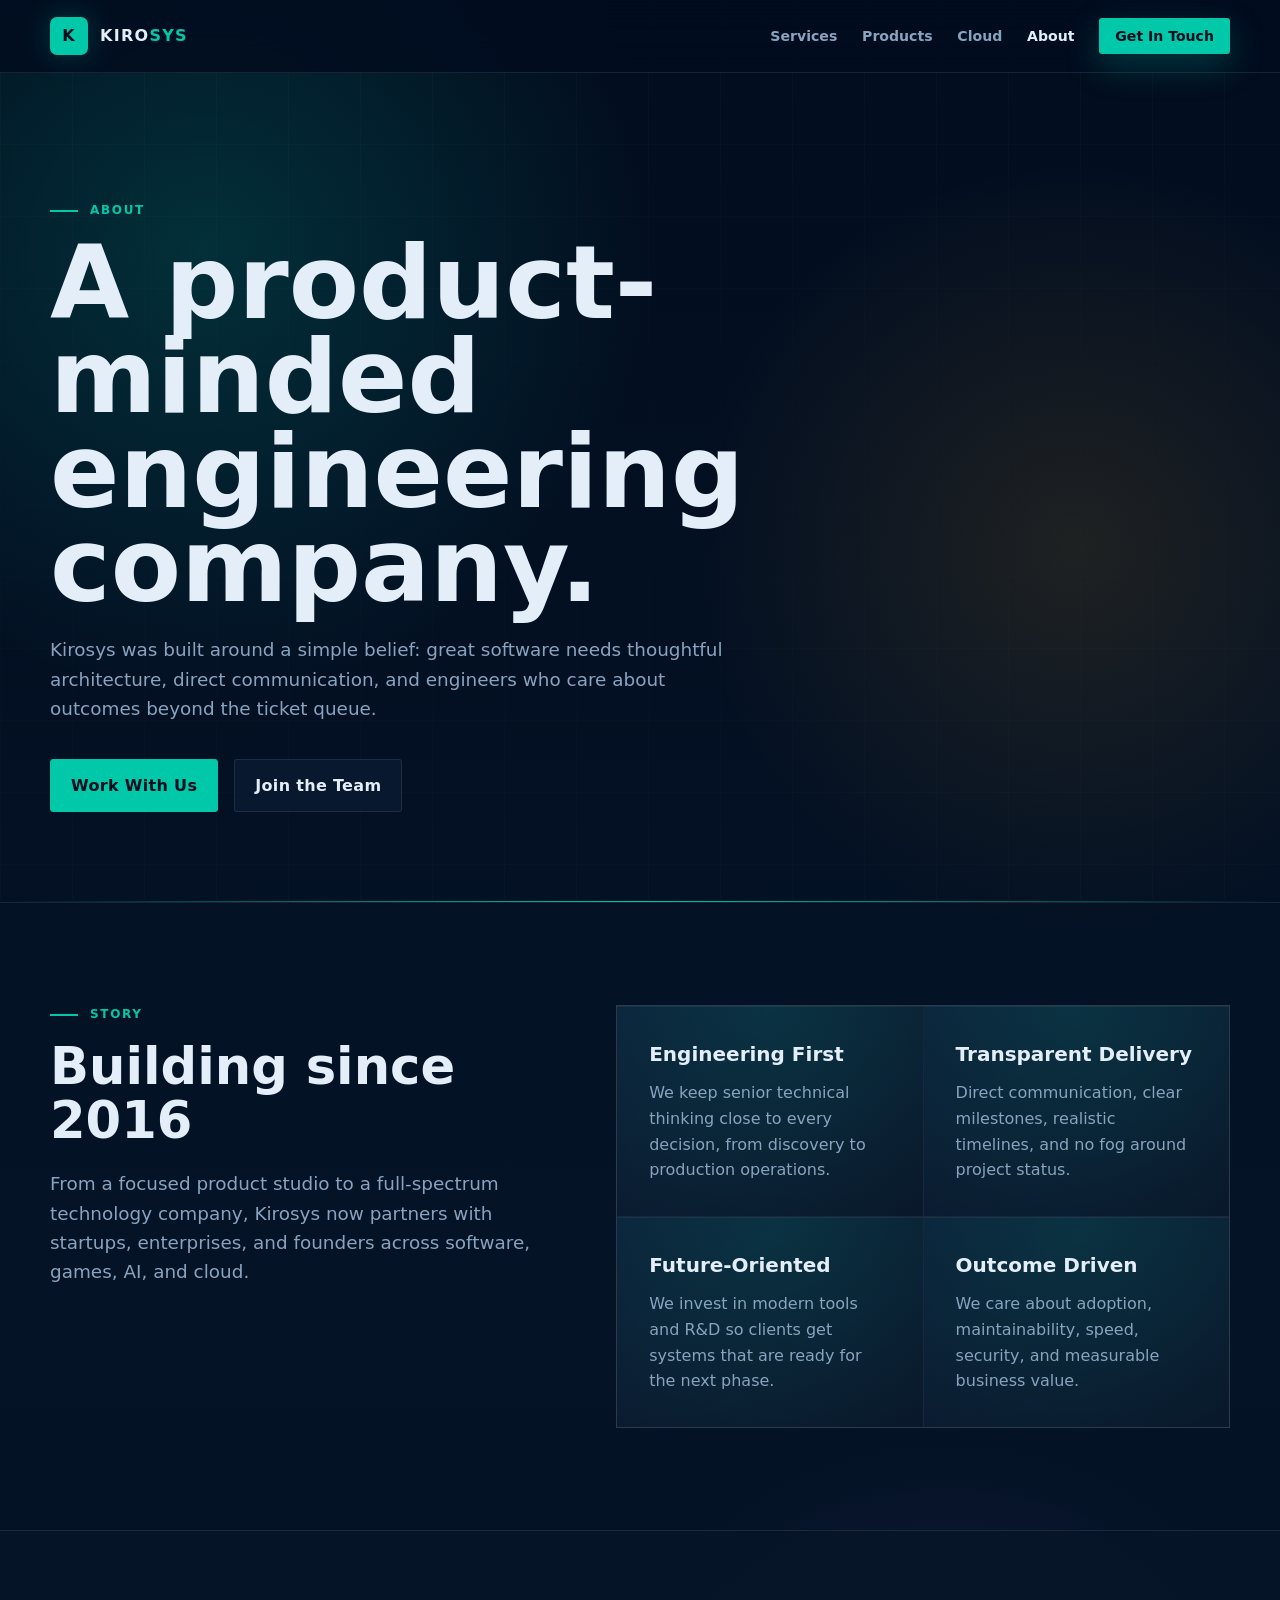
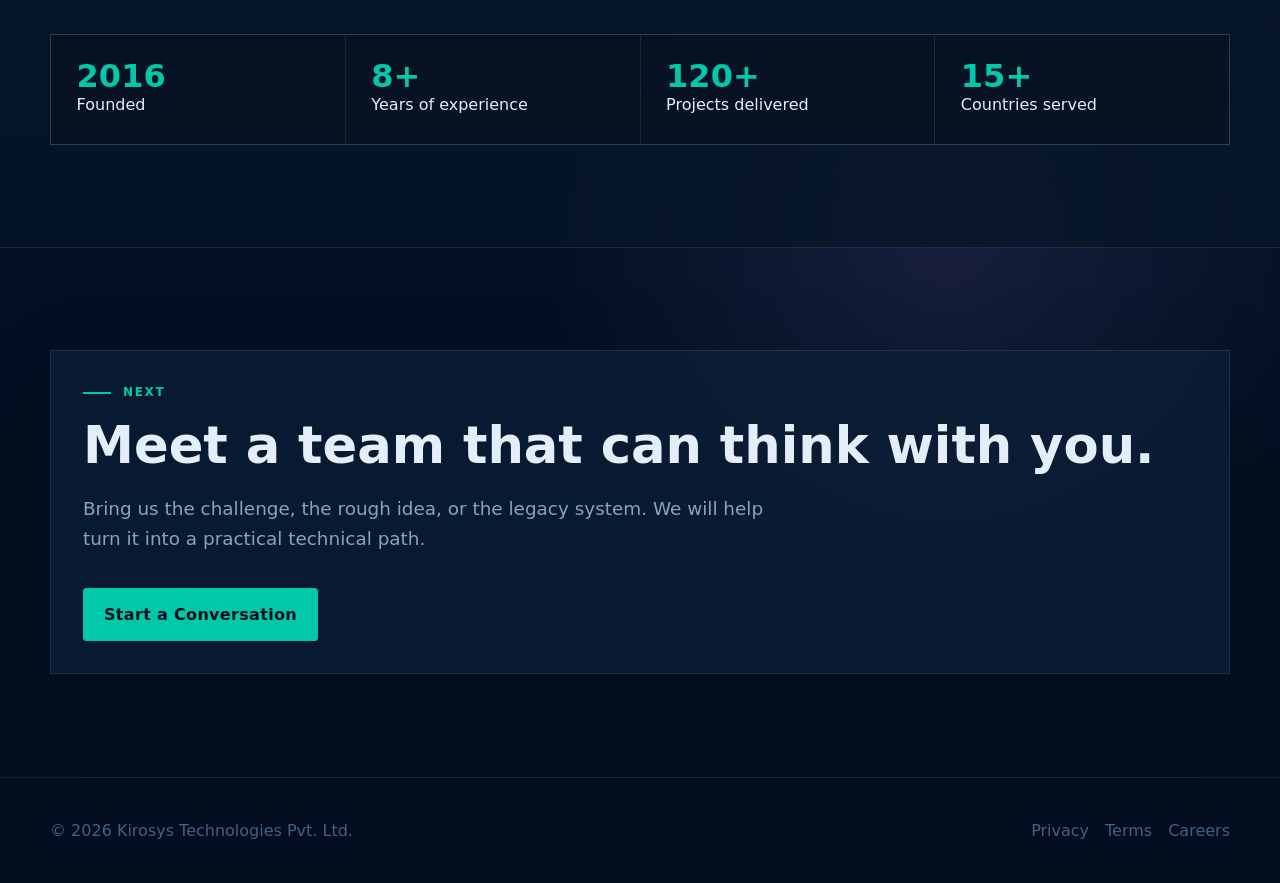
<file: about.html>
<!DOCTYPE html>
<html lang="en">
<head>
  <meta charset="UTF-8">
  <meta name="viewport" content="width=device-width, initial-scale=1.0">
  <title>About | Kirosys</title>
  <meta name="description" content="Learn about Kirosys, a technology company building software, AI systems, cloud platforms, games, and product teams.">
  <link rel="stylesheet" href="assets/site.css">
</head>
<body>
  <nav class="site-nav"><div class="nav-inner"><a class="logo" href="index.html"><span class="logo-mark">K</span><span>KIRO<span>SYS</span></span></a><ul class="nav-links"><li><a href="services.html">Services</a></li><li><a href="products.html">Products</a></li><li><a href="cloud.html">Cloud</a></li><li><a class="active" href="about.html">About</a></li><li><a class="nav-cta" href="contact.html">Get In Touch</a></li></ul></div></nav>
  <header class="page-hero"><div class="container reveal"><div class="eyebrow">About</div><h1>A product-minded engineering company.</h1><p class="lead">Kirosys was built around a simple belief: great software needs thoughtful architecture, direct communication, and engineers who care about outcomes beyond the ticket queue.</p><div class="hero-actions"><a class="btn primary" href="contact.html">Work With Us</a><a class="btn ghost" href="careers.html">Join the Team</a></div></div></header>

  <section>
    <div class="container split">
      <div class="reveal"><div class="eyebrow">Story</div><h2>Building since 2016</h2><p class="lead">From a focused product studio to a full-spectrum technology company, Kirosys now partners with startups, enterprises, and founders across software, games, AI, and cloud.</p></div>
      <div class="grid two reveal">
        <article class="card"><h3>Engineering First</h3><p class="muted">We keep senior technical thinking close to every decision, from discovery to production operations.</p></article>
        <article class="card amber"><h3>Transparent Delivery</h3><p class="muted">Direct communication, clear milestones, realistic timelines, and no fog around project status.</p></article>
        <article class="card purple"><h3>Future-Oriented</h3><p class="muted">We invest in modern tools and R&D so clients get systems that are ready for the next phase.</p></article>
        <article class="card"><h3>Outcome Driven</h3><p class="muted">We care about adoption, maintainability, speed, security, and measurable business value.</p></article>
      </div>
    </div>
  </section>

  <section class="band"><div class="container"><div class="metrics reveal"><div class="metric"><strong>2016</strong><span>Founded</span></div><div class="metric"><strong>8+</strong><span>Years of experience</span></div><div class="metric"><strong>120+</strong><span>Projects delivered</span></div><div class="metric"><strong>15+</strong><span>Countries served</span></div></div></div></section>
  <section><div class="container reveal"><div class="panel"><div class="eyebrow">Next</div><h2>Meet a team that can think with you.</h2><p class="lead">Bring us the challenge, the rough idea, or the legacy system. We will help turn it into a practical technical path.</p><div class="hero-actions"><a class="btn primary" href="contact.html">Start a Conversation</a></div></div></div></section>
  <footer class="footer"><div class="container footer-inner"><span>&copy; 2026 Kirosys Technologies Pvt. Ltd.</span><span><a href="privacy.html">Privacy</a><a href="terms.html">Terms</a><a href="careers.html">Careers</a></span></div></footer>
  <script src="assets/site.js"></script>
</body>
</html>
</file>
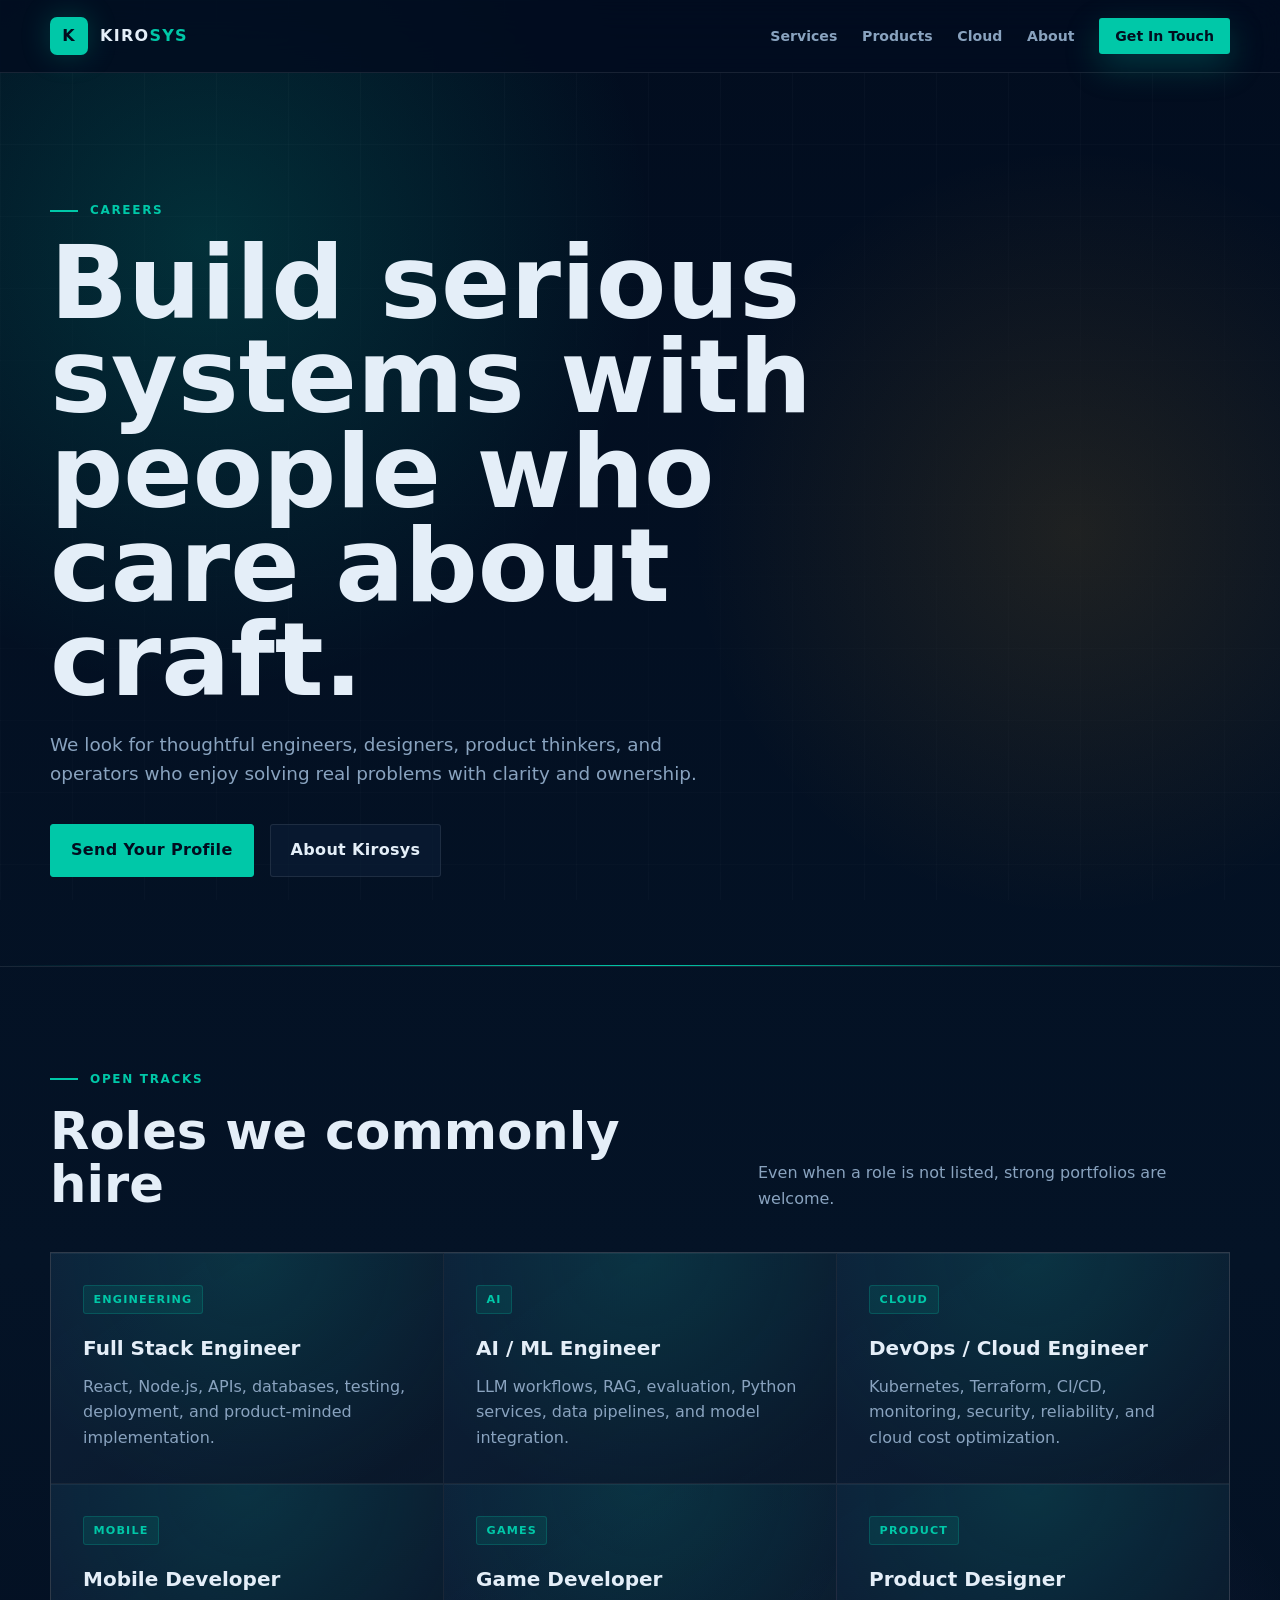
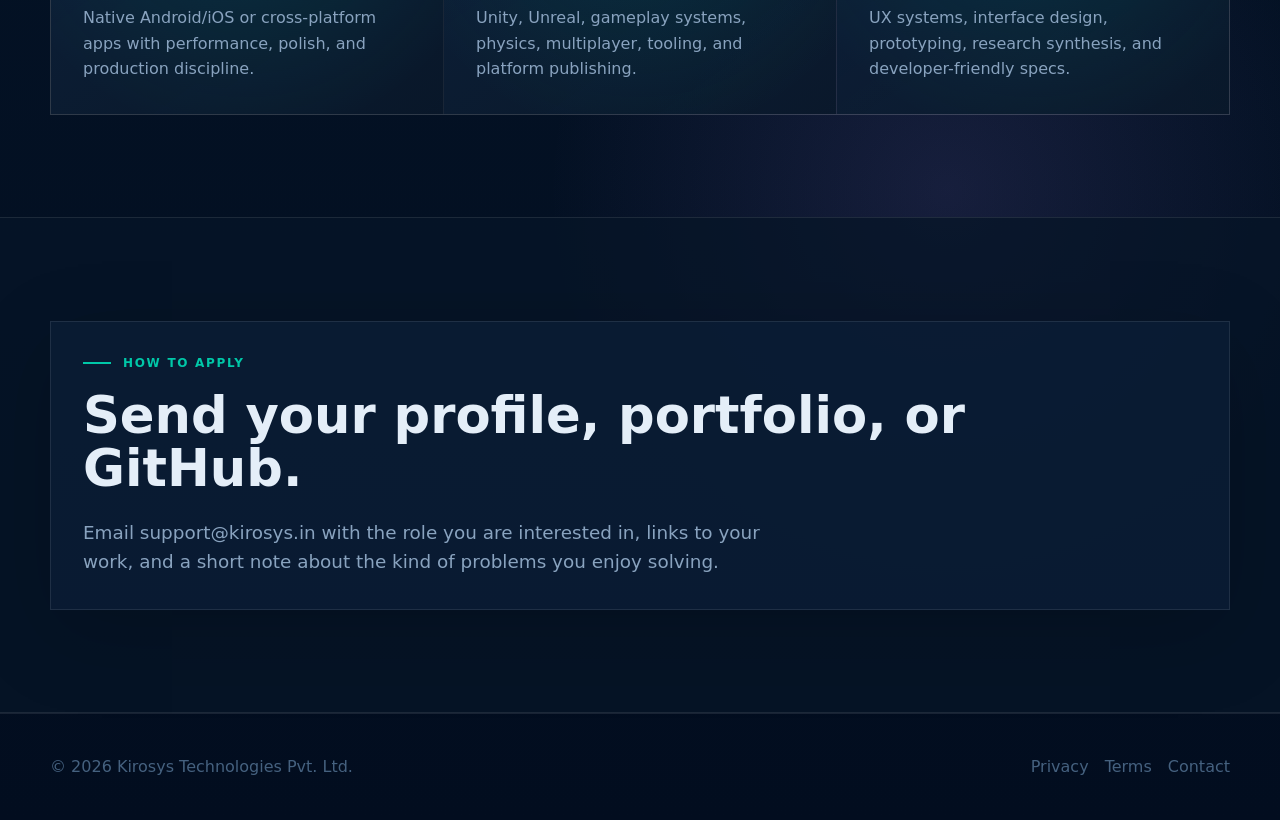
<file: careers.html>
<!DOCTYPE html>
<html lang="en">
<head>
  <meta charset="UTF-8">
  <meta name="viewport" content="width=device-width, initial-scale=1.0">
  <title>Careers | Kirosys</title>
  <meta name="description" content="Explore careers at Kirosys for engineers, designers, product builders, DevOps specialists, and AI practitioners.">
  <link rel="stylesheet" href="assets/site.css">
</head>
<body>
  <nav class="site-nav"><div class="nav-inner"><a class="logo" href="index.html"><span class="logo-mark">K</span><span>KIRO<span>SYS</span></span></a><ul class="nav-links"><li><a href="services.html">Services</a></li><li><a href="products.html">Products</a></li><li><a href="cloud.html">Cloud</a></li><li><a href="about.html">About</a></li><li><a class="nav-cta" href="contact.html">Get In Touch</a></li></ul></div></nav>
  <header class="page-hero"><div class="container reveal"><div class="eyebrow">Careers</div><h1>Build serious systems with people who care about craft.</h1><p class="lead">We look for thoughtful engineers, designers, product thinkers, and operators who enjoy solving real problems with clarity and ownership.</p><div class="hero-actions"><a class="btn primary" href="contact.html">Send Your Profile</a><a class="btn ghost" href="about.html">About Kirosys</a></div></div></header>

  <section>
    <div class="container">
      <div class="section-head reveal"><div><div class="eyebrow">Open Tracks</div><h2>Roles we commonly hire</h2></div><p class="muted">Even when a role is not listed, strong portfolios are welcome.</p></div>
      <div class="grid reveal">
        <article class="card"><span class="tag">Engineering</span><h3>Full Stack Engineer</h3><p class="muted">React, Node.js, APIs, databases, testing, deployment, and product-minded implementation.</p></article>
        <article class="card purple"><span class="tag">AI</span><h3>AI / ML Engineer</h3><p class="muted">LLM workflows, RAG, evaluation, Python services, data pipelines, and model integration.</p></article>
        <article class="card amber"><span class="tag">Cloud</span><h3>DevOps / Cloud Engineer</h3><p class="muted">Kubernetes, Terraform, CI/CD, monitoring, security, reliability, and cloud cost optimization.</p></article>
        <article class="card"><span class="tag">Mobile</span><h3>Mobile Developer</h3><p class="muted">Native Android/iOS or cross-platform apps with performance, polish, and production discipline.</p></article>
        <article class="card amber"><span class="tag">Games</span><h3>Game Developer</h3><p class="muted">Unity, Unreal, gameplay systems, physics, multiplayer, tooling, and platform publishing.</p></article>
        <article class="card purple"><span class="tag">Product</span><h3>Product Designer</h3><p class="muted">UX systems, interface design, prototyping, research synthesis, and developer-friendly specs.</p></article>
      </div>
    </div>
  </section>

  <section class="band"><div class="container reveal"><div class="panel"><div class="eyebrow">How to Apply</div><h2>Send your profile, portfolio, or GitHub.</h2><p class="lead">Email support@kirosys.in with the role you are interested in, links to your work, and a short note about the kind of problems you enjoy solving.</p></div></div></section>
  <footer class="footer"><div class="container footer-inner"><span>&copy; 2026 Kirosys Technologies Pvt. Ltd.</span><span><a href="privacy.html">Privacy</a><a href="terms.html">Terms</a><a href="contact.html">Contact</a></span></div></footer>
  <script src="assets/site.js"></script>
</body>
</html>
</file>
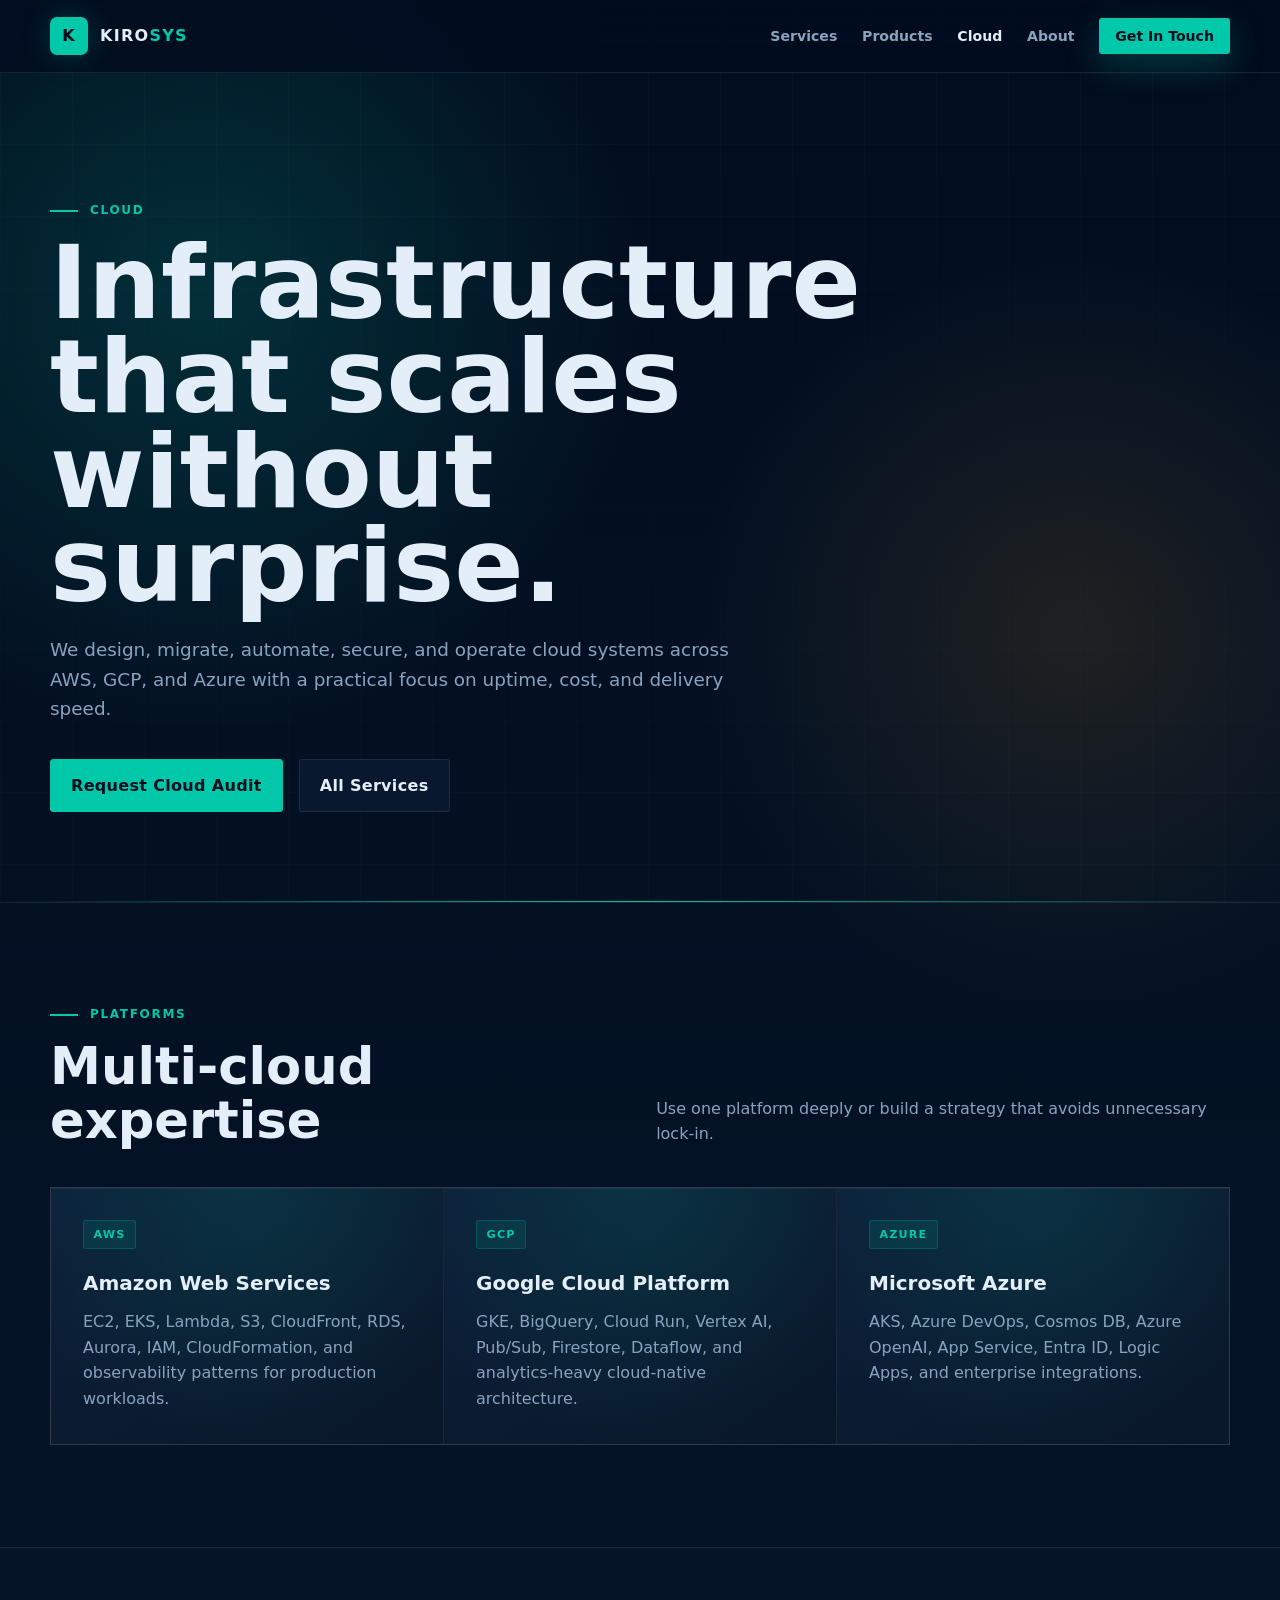
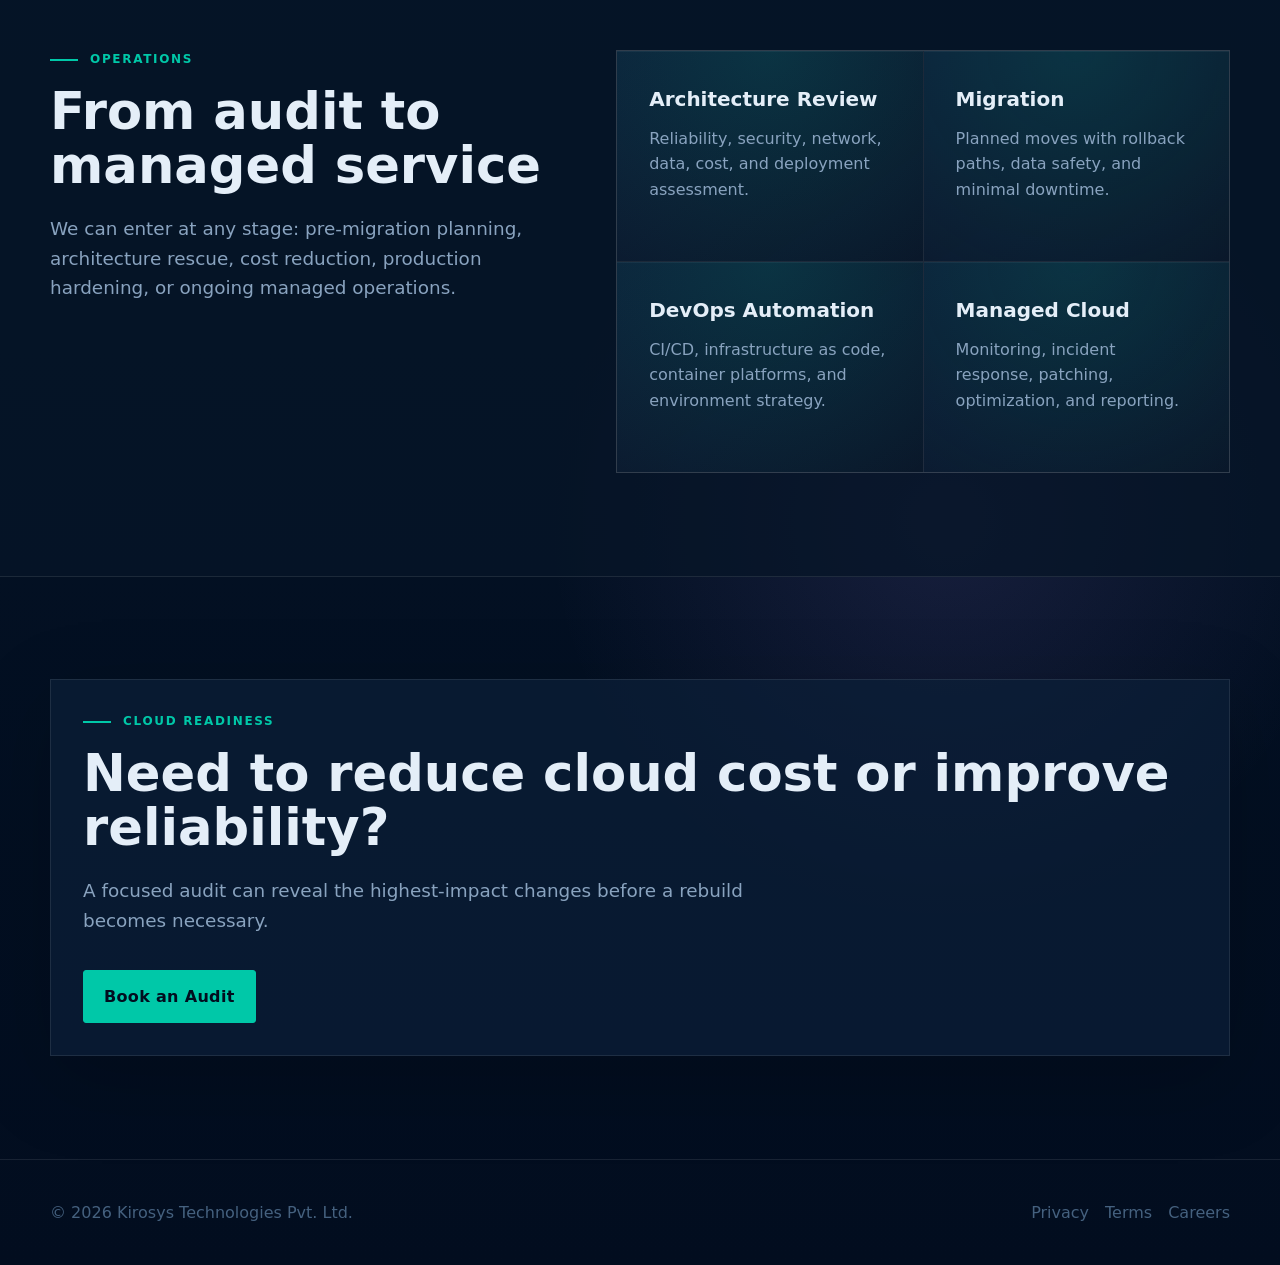
<file: cloud.html>
<!DOCTYPE html>
<html lang="en">
<head>
  <meta charset="UTF-8">
  <meta name="viewport" content="width=device-width, initial-scale=1.0">
  <title>Cloud Services | Kirosys</title>
  <meta name="description" content="Kirosys cloud architecture, migration, DevOps, security, and managed operations across AWS, Google Cloud, and Azure.">
  <link rel="stylesheet" href="assets/site.css">
</head>
<body>
  <nav class="site-nav"><div class="nav-inner"><a class="logo" href="index.html"><span class="logo-mark">K</span><span>KIRO<span>SYS</span></span></a><ul class="nav-links"><li><a href="services.html">Services</a></li><li><a href="products.html">Products</a></li><li><a class="active" href="cloud.html">Cloud</a></li><li><a href="about.html">About</a></li><li><a class="nav-cta" href="contact.html">Get In Touch</a></li></ul></div></nav>
  <header class="page-hero"><div class="container reveal"><div class="eyebrow">Cloud</div><h1>Infrastructure that scales without surprise.</h1><p class="lead">We design, migrate, automate, secure, and operate cloud systems across AWS, GCP, and Azure with a practical focus on uptime, cost, and delivery speed.</p><div class="hero-actions"><a class="btn primary" href="contact.html">Request Cloud Audit</a><a class="btn ghost" href="services.html">All Services</a></div></div></header>

  <section>
    <div class="container">
      <div class="section-head reveal"><div><div class="eyebrow">Platforms</div><h2>Multi-cloud expertise</h2></div><p class="muted">Use one platform deeply or build a strategy that avoids unnecessary lock-in.</p></div>
      <div class="grid reveal">
        <article class="card amber"><span class="tag">AWS</span><h3>Amazon Web Services</h3><p class="muted">EC2, EKS, Lambda, S3, CloudFront, RDS, Aurora, IAM, CloudFormation, and observability patterns for production workloads.</p></article>
        <article class="card"><span class="tag">GCP</span><h3>Google Cloud Platform</h3><p class="muted">GKE, BigQuery, Cloud Run, Vertex AI, Pub/Sub, Firestore, Dataflow, and analytics-heavy cloud-native architecture.</p></article>
        <article class="card purple"><span class="tag">Azure</span><h3>Microsoft Azure</h3><p class="muted">AKS, Azure DevOps, Cosmos DB, Azure OpenAI, App Service, Entra ID, Logic Apps, and enterprise integrations.</p></article>
      </div>
    </div>
  </section>

  <section class="band"><div class="container split"><div class="reveal"><div class="eyebrow">Operations</div><h2>From audit to managed service</h2><p class="lead">We can enter at any stage: pre-migration planning, architecture rescue, cost reduction, production hardening, or ongoing managed operations.</p></div><div class="grid two reveal"><article class="card"><h3>Architecture Review</h3><p class="muted">Reliability, security, network, data, cost, and deployment assessment.</p></article><article class="card"><h3>Migration</h3><p class="muted">Planned moves with rollback paths, data safety, and minimal downtime.</p></article><article class="card"><h3>DevOps Automation</h3><p class="muted">CI/CD, infrastructure as code, container platforms, and environment strategy.</p></article><article class="card"><h3>Managed Cloud</h3><p class="muted">Monitoring, incident response, patching, optimization, and reporting.</p></article></div></div></section>
  <section><div class="container reveal"><div class="panel"><div class="eyebrow">Cloud Readiness</div><h2>Need to reduce cloud cost or improve reliability?</h2><p class="lead">A focused audit can reveal the highest-impact changes before a rebuild becomes necessary.</p><div class="hero-actions"><a class="btn primary" href="contact.html">Book an Audit</a></div></div></div></section>
  <footer class="footer"><div class="container footer-inner"><span>&copy; 2026 Kirosys Technologies Pvt. Ltd.</span><span><a href="privacy.html">Privacy</a><a href="terms.html">Terms</a><a href="careers.html">Careers</a></span></div></footer>
  <script src="assets/site.js"></script>
</body>
</html>
</file>
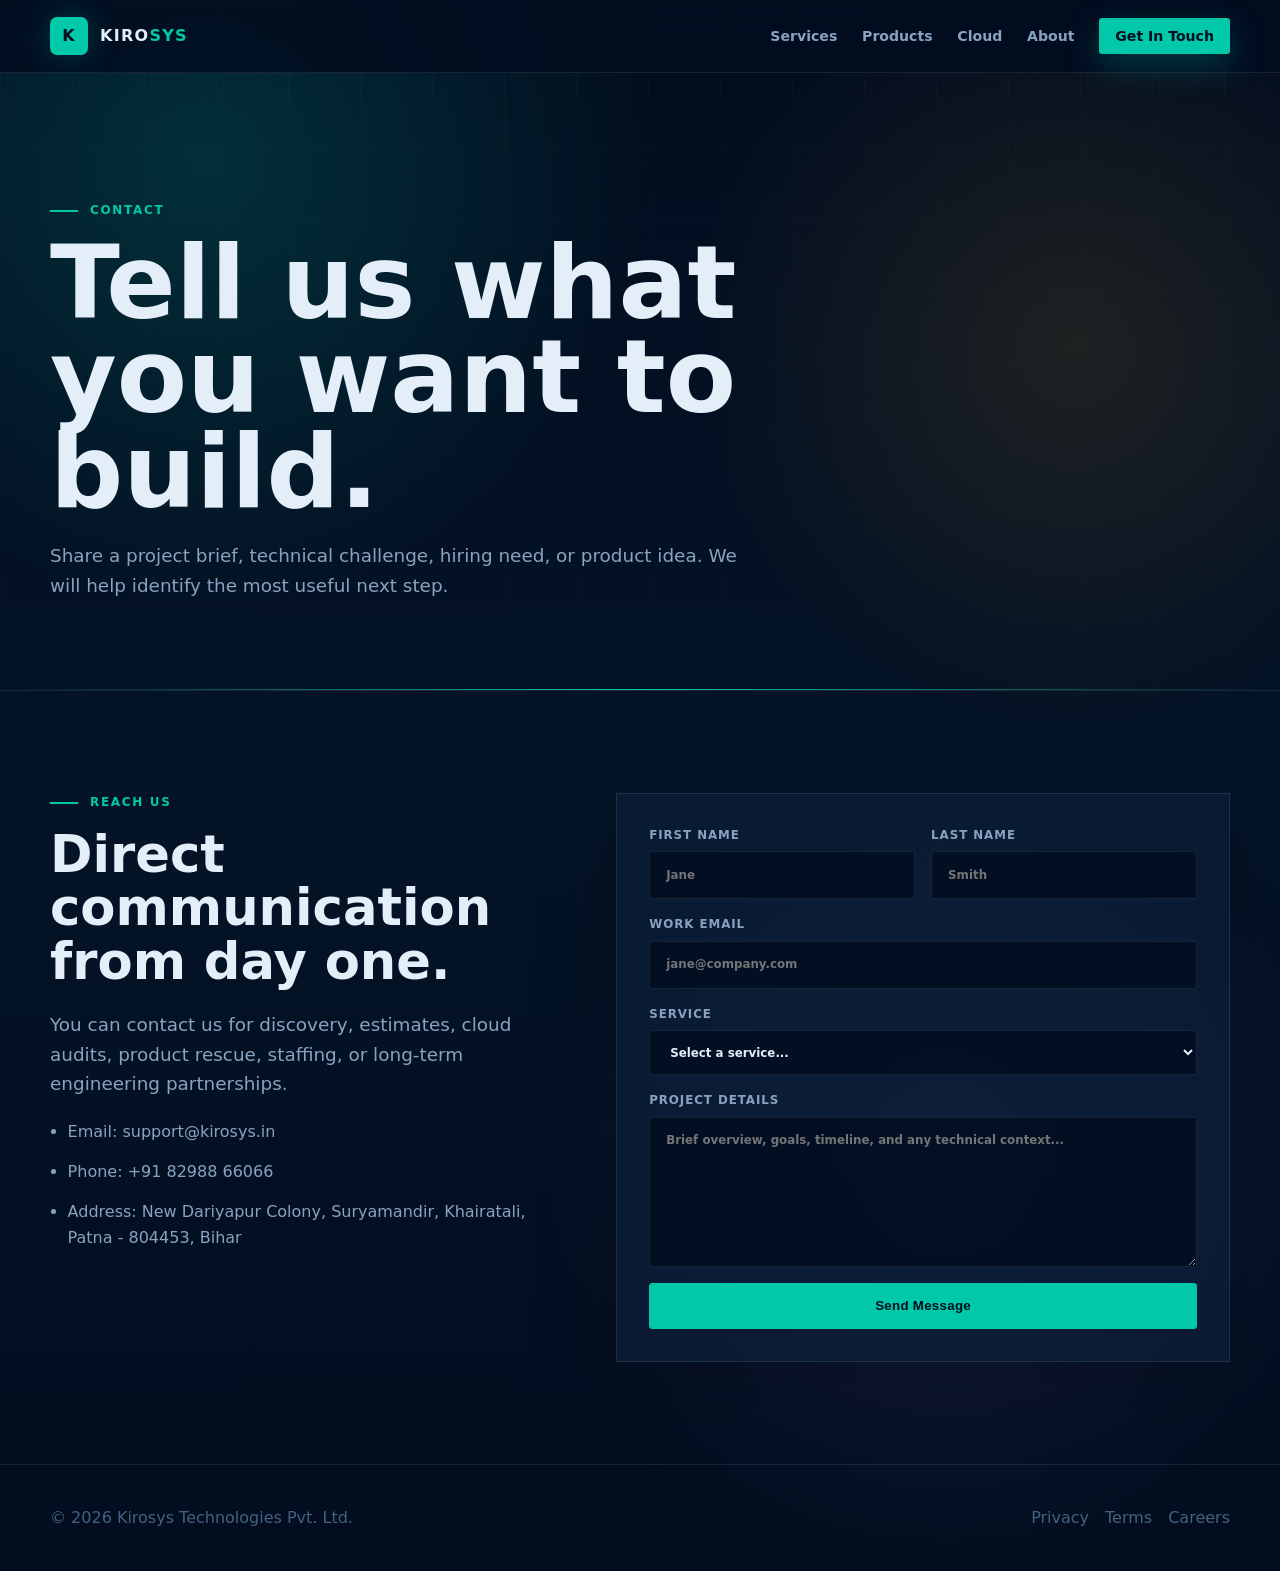
<file: contact.html>
<!DOCTYPE html>
<html lang="en">
<head>
  <meta charset="UTF-8">
  <meta name="viewport" content="width=device-width, initial-scale=1.0">
  <title>Contact | Kirosys</title>
  <meta name="description" content="Contact Kirosys for software development, AI, cloud, mobile, game development, staffing, and product engineering projects.">
  <link rel="stylesheet" href="assets/site.css">
</head>
<body>
  <nav class="site-nav"><div class="nav-inner"><a class="logo" href="index.html"><span class="logo-mark">K</span><span>KIRO<span>SYS</span></span></a><ul class="nav-links"><li><a href="services.html">Services</a></li><li><a href="products.html">Products</a></li><li><a href="cloud.html">Cloud</a></li><li><a href="about.html">About</a></li><li><a class="nav-cta active" href="contact.html">Get In Touch</a></li></ul></div></nav>
  <header class="page-hero"><div class="container reveal"><div class="eyebrow">Contact</div><h1>Tell us what you want to build.</h1><p class="lead">Share a project brief, technical challenge, hiring need, or product idea. We will help identify the most useful next step.</p></div></header>

  <section>
    <div class="container split">
      <div class="reveal">
        <div class="eyebrow">Reach Us</div>
        <h2>Direct communication from day one.</h2>
        <p class="lead">You can contact us for discovery, estimates, cloud audits, product rescue, staffing, or long-term engineering partnerships.</p>
        <ul class="list">
          <li>Email: support@kirosys.in</li>
          <li>Phone: +91 82988 66066</li>
          <li>Address: New Dariyapur Colony, Suryamandir, Khairatali, Patna - 804453, Bihar</li>
        </ul>
      </div>
      <form class="panel form reveal" action="https://formsubmit.co/support@kirosys.in" method="POST">
        <input type="hidden" name="_subject" value="New Kirosys website inquiry">
        <input type="hidden" name="_template" value="table">
        <input type="hidden" name="_captcha" value="false">
        <input type="hidden" name="_next" value="https://kirosys.in/thanks.html">
        <input type="text" name="_honey" tabindex="-1" autocomplete="off" class="form-honey">
        <div class="form-row">
          <label>First Name<input type="text" name="first_name" placeholder="Jane" autocomplete="given-name" required></label>
          <label>Last Name<input type="text" name="last_name" placeholder="Smith" autocomplete="family-name" required></label>
        </div>
        <label>Work Email<input type="email" name="email" placeholder="jane@company.com" autocomplete="email" required></label>
        <label>Service
          <select name="service" required>
            <option value="">Select a service...</option>
            <option>Software Development</option>
            <option>AI Implementation</option>
            <option>Cloud Services</option>
            <option>Game Development</option>
            <option>Mobile App Development</option>
            <option>Staffing &amp; Resources</option>
          </select>
        </label>
        <label>Project Details<textarea name="message" placeholder="Brief overview, goals, timeline, and any technical context..." required></textarea></label>
        <button class="btn primary" type="submit">Send Message</button>
      </form>
    </div>
  </section>

  <footer class="footer"><div class="container footer-inner"><span>&copy; 2026 Kirosys Technologies Pvt. Ltd.</span><span><a href="privacy.html">Privacy</a><a href="terms.html">Terms</a><a href="careers.html">Careers</a></span></div></footer>
  <script src="assets/site.js"></script>
</body>
</html>
</file>
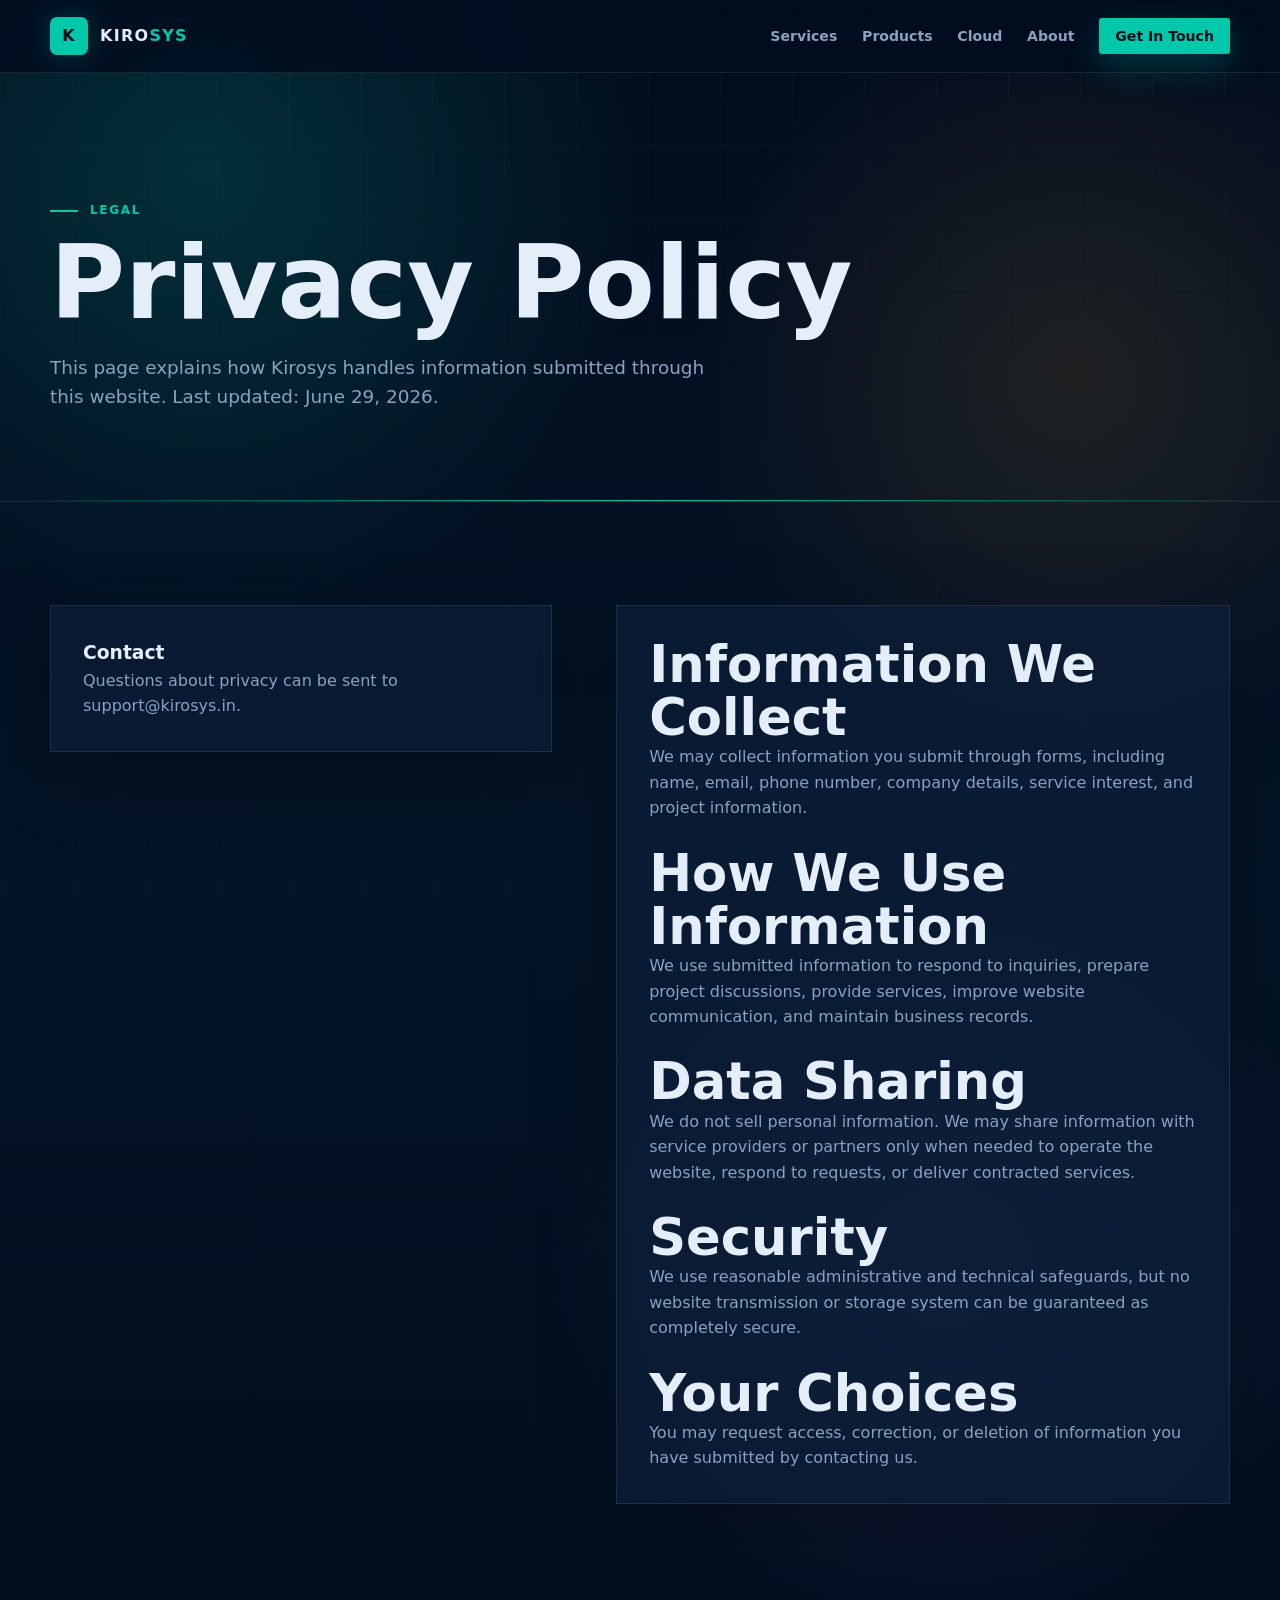
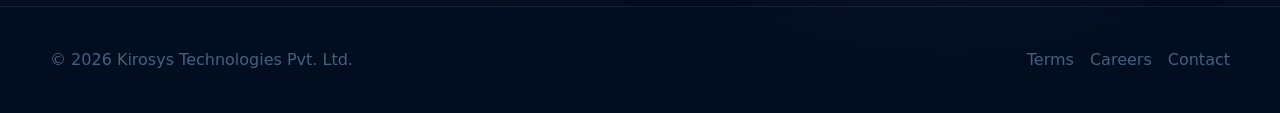
<file: privacy.html>
<!DOCTYPE html>
<html lang="en">
<head>
  <meta charset="UTF-8">
  <meta name="viewport" content="width=device-width, initial-scale=1.0">
  <title>Privacy Policy | Kirosys</title>
  <meta name="description" content="Kirosys privacy policy covering information collection, use, protection, and contact details.">
  <link rel="stylesheet" href="assets/site.css">
</head>
<body>
  <nav class="site-nav"><div class="nav-inner"><a class="logo" href="index.html"><span class="logo-mark">K</span><span>KIRO<span>SYS</span></span></a><ul class="nav-links"><li><a href="services.html">Services</a></li><li><a href="products.html">Products</a></li><li><a href="cloud.html">Cloud</a></li><li><a href="about.html">About</a></li><li><a class="nav-cta" href="contact.html">Get In Touch</a></li></ul></div></nav>
  <header class="page-hero"><div class="container reveal"><div class="eyebrow">Legal</div><h1>Privacy Policy</h1><p class="lead">This page explains how Kirosys handles information submitted through this website. Last updated: June 29, 2026.</p></div></header>
  <section><div class="container split"><aside class="panel reveal"><h3>Contact</h3><p class="muted">Questions about privacy can be sent to support@kirosys.in.</p></aside><div class="panel reveal"><h2>Information We Collect</h2><p class="muted">We may collect information you submit through forms, including name, email, phone number, company details, service interest, and project information.</p><br><h2>How We Use Information</h2><p class="muted">We use submitted information to respond to inquiries, prepare project discussions, provide services, improve website communication, and maintain business records.</p><br><h2>Data Sharing</h2><p class="muted">We do not sell personal information. We may share information with service providers or partners only when needed to operate the website, respond to requests, or deliver contracted services.</p><br><h2>Security</h2><p class="muted">We use reasonable administrative and technical safeguards, but no website transmission or storage system can be guaranteed as completely secure.</p><br><h2>Your Choices</h2><p class="muted">You may request access, correction, or deletion of information you have submitted by contacting us.</p></div></div></section>
  <footer class="footer"><div class="container footer-inner"><span>&copy; 2026 Kirosys Technologies Pvt. Ltd.</span><span><a href="terms.html">Terms</a><a href="careers.html">Careers</a><a href="contact.html">Contact</a></span></div></footer>
  <script src="assets/site.js"></script>
</body>
</html>
</file>
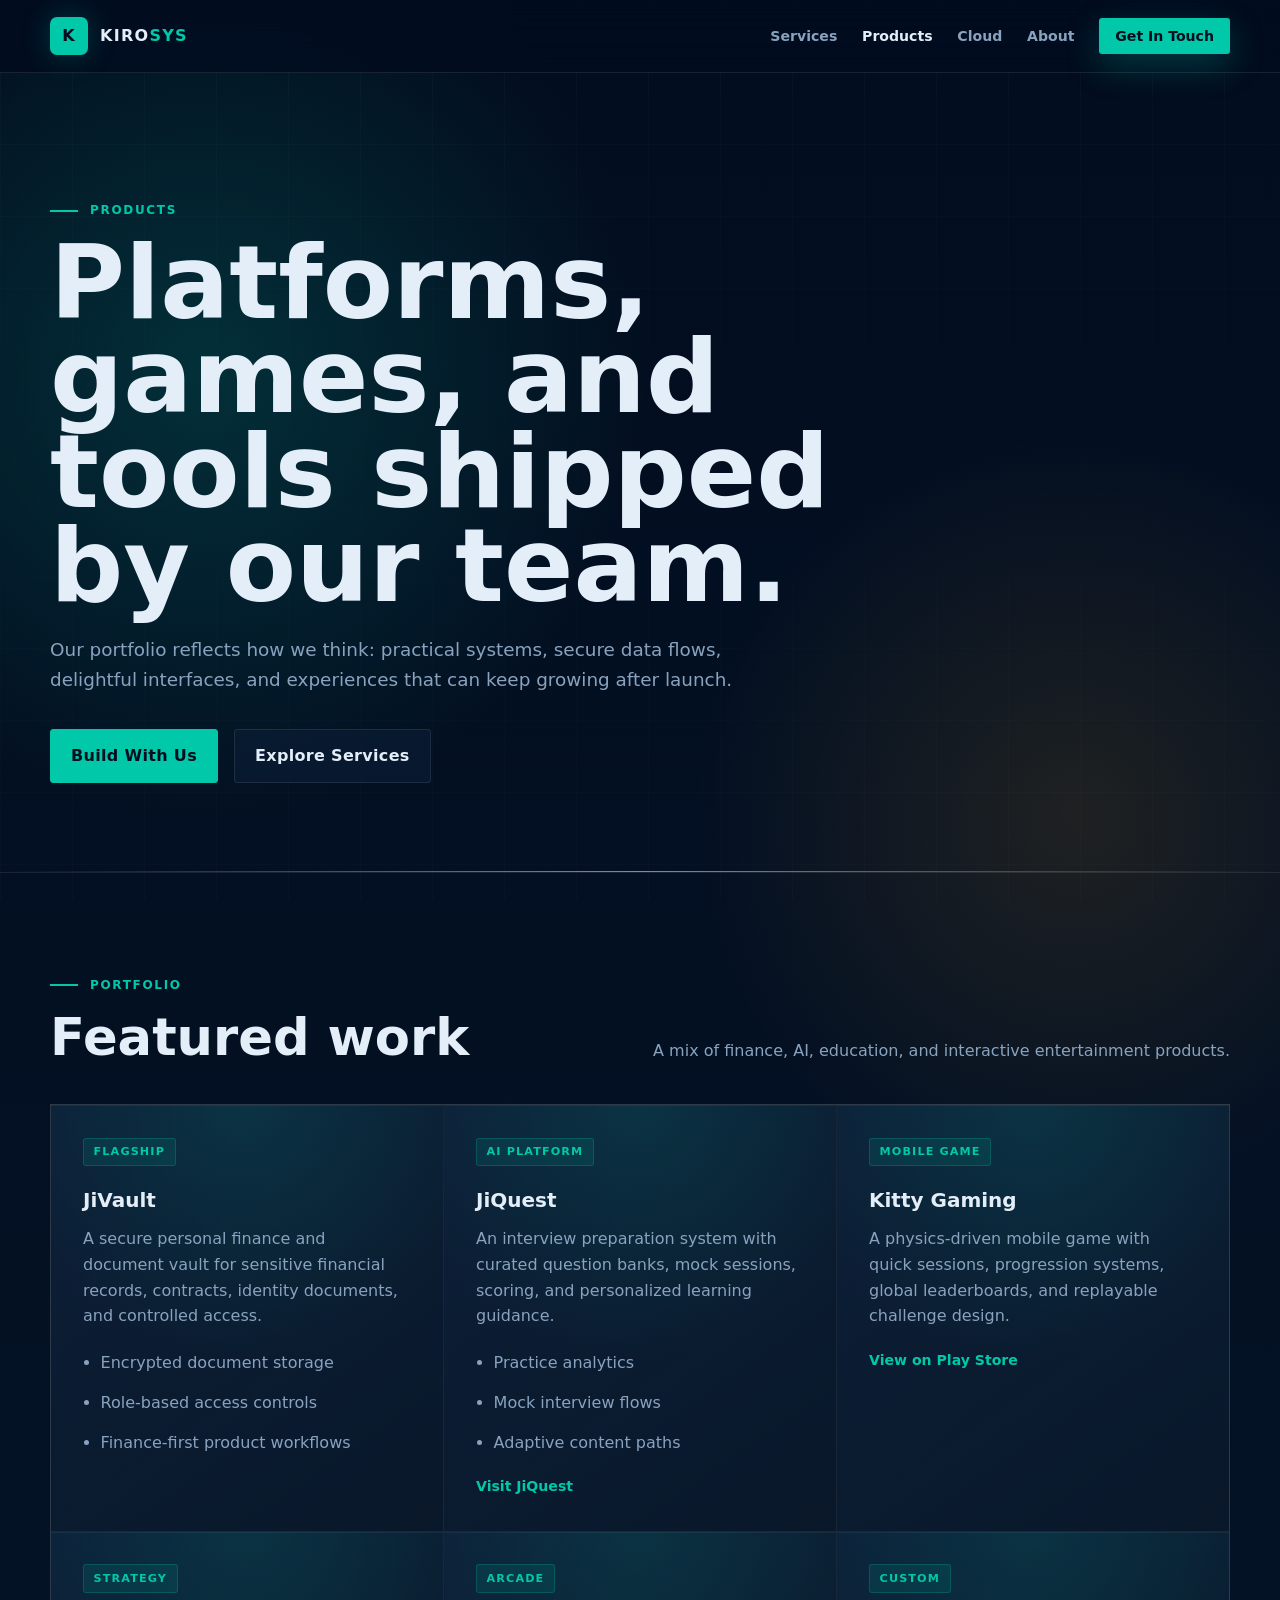
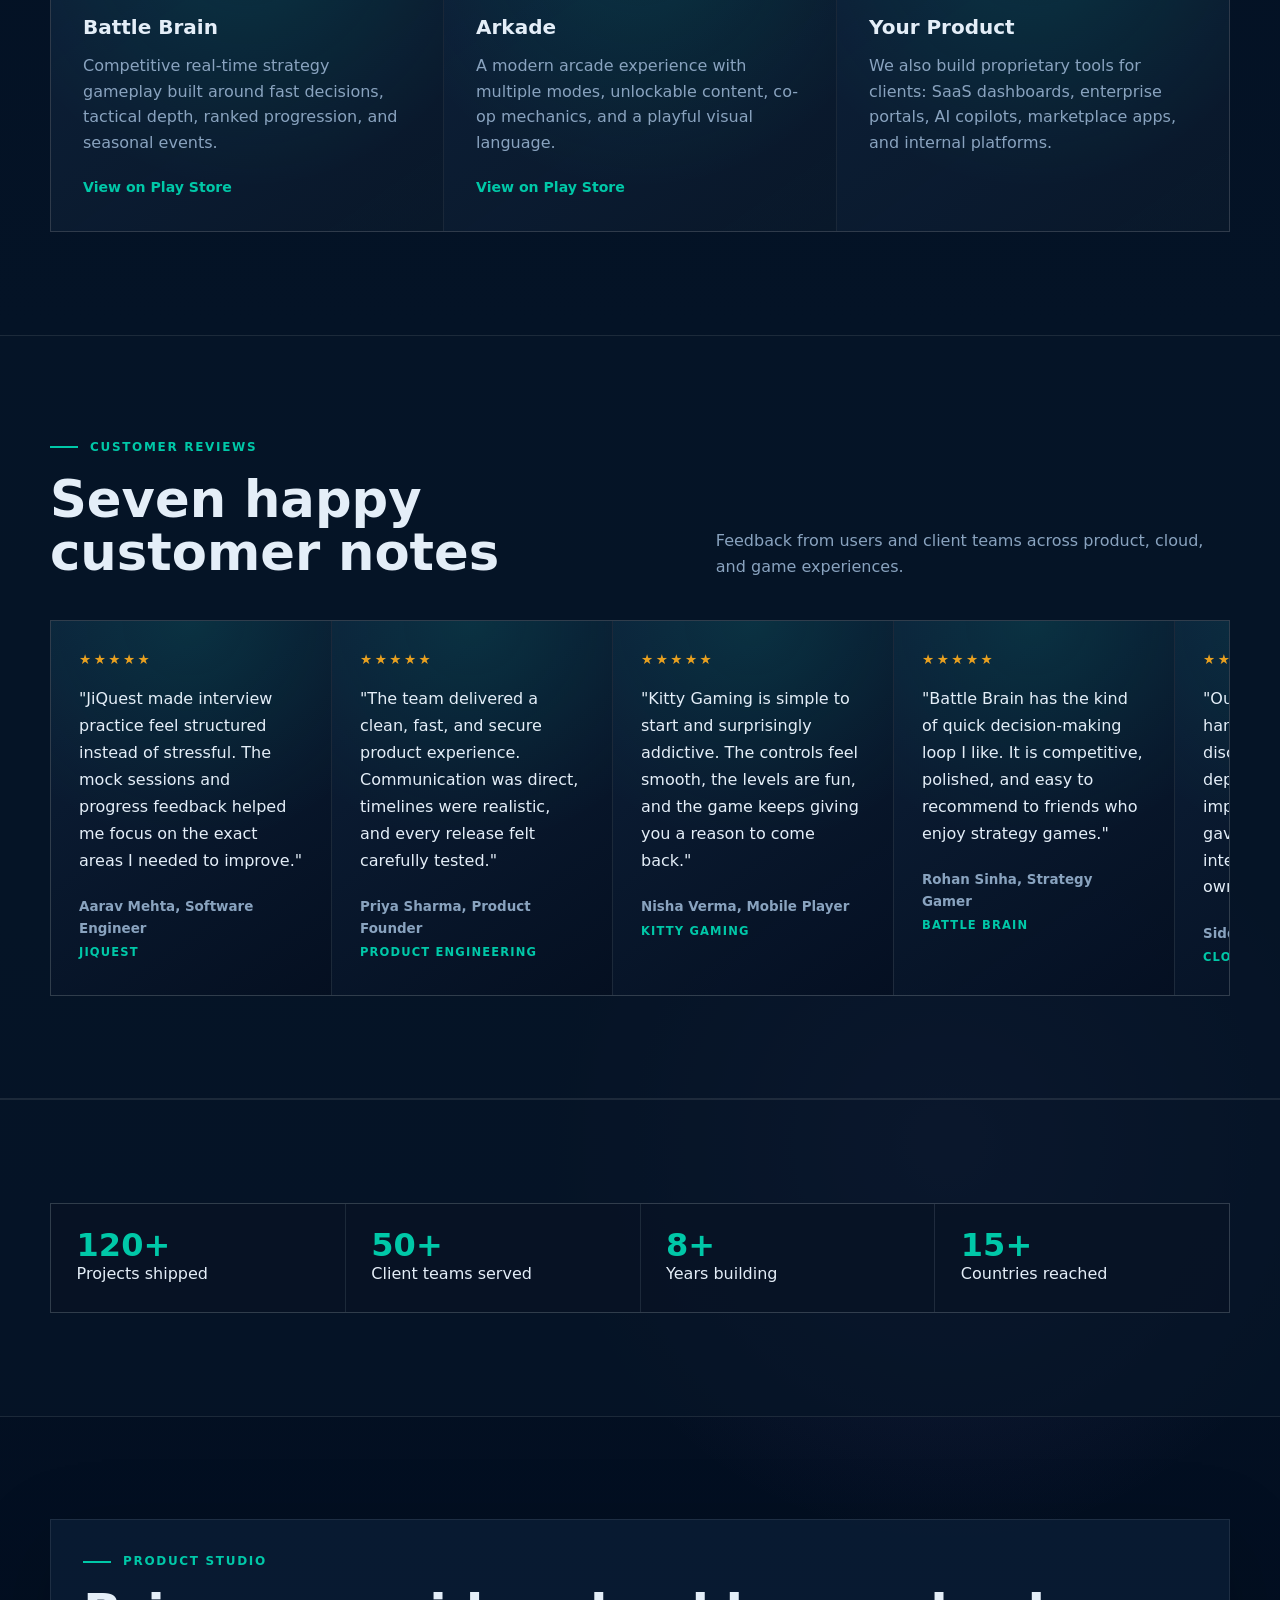
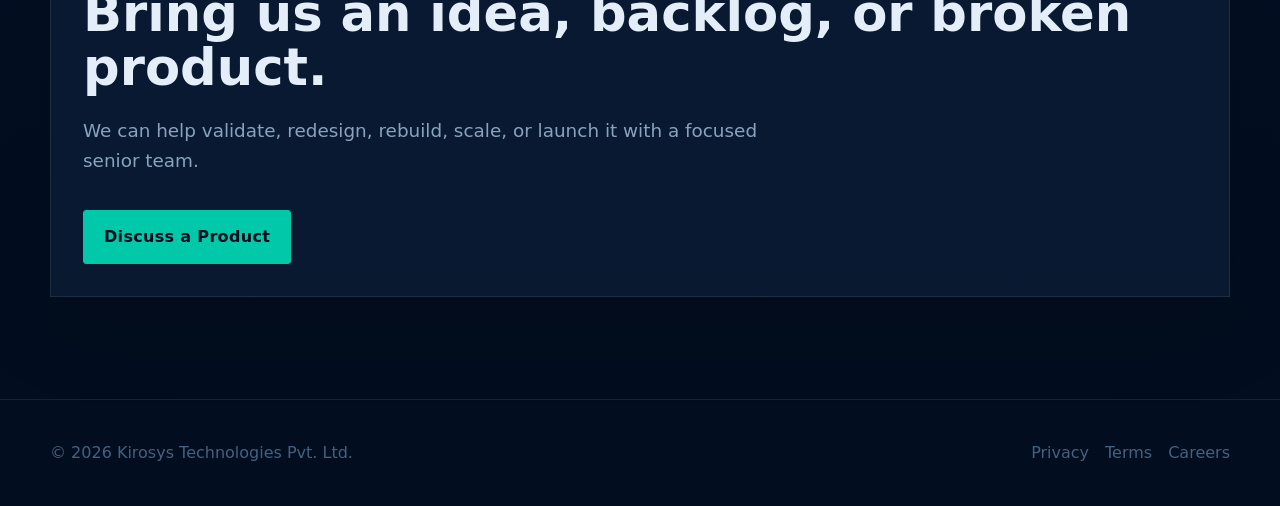
<file: products.html>
<!DOCTYPE html>
<html lang="en">
<head>
  <meta charset="UTF-8">
  <meta name="viewport" content="width=device-width, initial-scale=1.0">
  <title>Products | Kirosys</title>
  <meta name="description" content="Explore Kirosys products including JiVault, JiQuest, Kitty Gaming, Battle Brain, and Arkade.">
  <link rel="stylesheet" href="assets/site.css">
</head>
<body>
  <nav class="site-nav"><div class="nav-inner"><a class="logo" href="index.html"><span class="logo-mark">K</span><span>KIRO<span>SYS</span></span></a><ul class="nav-links"><li><a href="services.html">Services</a></li><li><a class="active" href="products.html">Products</a></li><li><a href="cloud.html">Cloud</a></li><li><a href="about.html">About</a></li><li><a class="nav-cta" href="contact.html">Get In Touch</a></li></ul></div></nav>
  <header class="page-hero"><div class="container reveal"><div class="eyebrow">Products</div><h1>Platforms, games, and tools shipped by our team.</h1><p class="lead">Our portfolio reflects how we think: practical systems, secure data flows, delightful interfaces, and experiences that can keep growing after launch.</p><div class="hero-actions"><a class="btn primary" href="contact.html">Build With Us</a><a class="btn ghost" href="services.html">Explore Services</a></div></div></header>

  <section>
    <div class="container">
      <div class="section-head reveal"><div><div class="eyebrow">Portfolio</div><h2>Featured work</h2></div><p class="muted">A mix of finance, AI, education, and interactive entertainment products.</p></div>
      <div class="grid reveal">
        <article class="card"><span class="tag">Flagship</span><h3>JiVault</h3><p class="muted">A secure personal finance and document vault for sensitive financial records, contracts, identity documents, and controlled access.</p><ul class="list"><li>Encrypted document storage</li><li>Role-based access controls</li><li>Finance-first product workflows</li></ul></article>
        <article class="card purple"><span class="tag">AI Platform</span><h3>JiQuest</h3><p class="muted">An interview preparation system with curated question banks, mock sessions, scoring, and personalized learning guidance.</p><ul class="list"><li>Practice analytics</li><li>Mock interview flows</li><li>Adaptive content paths</li></ul><a class="card-link" href="https://www.jiquest.com/" target="_blank" rel="noopener noreferrer">Visit JiQuest</a></article>
        <article class="card amber"><span class="tag">Mobile Game</span><h3>Kitty Gaming</h3><p class="muted">A physics-driven mobile game with quick sessions, progression systems, global leaderboards, and replayable challenge design.</p><a class="card-link" href="https://play.google.com/store/apps/details?id=com.kittygaming.kitty_gaming" target="_blank" rel="noopener noreferrer">View on Play Store</a></article>
        <article class="card amber"><span class="tag">Strategy</span><h3>Battle Brain</h3><p class="muted">Competitive real-time strategy gameplay built around fast decisions, tactical depth, ranked progression, and seasonal events.</p><a class="card-link" href="https://play.google.com/store/apps/details?id=com.brainbattle.brain_battle" target="_blank" rel="noopener noreferrer">View on Play Store</a></article>
        <article class="card purple"><span class="tag">Arcade</span><h3>Arkade</h3><p class="muted">A modern arcade experience with multiple modes, unlockable content, co-op mechanics, and a playful visual language.</p><a class="card-link" href="https://play.google.com/store/apps/details?id=com.myappscart.gamevault" target="_blank" rel="noopener noreferrer">View on Play Store</a></article>
        <article class="card"><span class="tag">Custom</span><h3>Your Product</h3><p class="muted">We also build proprietary tools for clients: SaaS dashboards, enterprise portals, AI copilots, marketplace apps, and internal platforms.</p></article>
      </div>
    </div>
  </section>

  <section class="band">
    <div class="container">
      <div class="section-head reveal"><div><div class="eyebrow">Customer Reviews</div><h2>Seven happy customer notes</h2></div><p class="muted">Feedback from users and client teams across product, cloud, and game experiences.</p></div>
      <div class="reviews-grid reveal">
        <article class="review-card"><div class="review-stars">&#9733;&#9733;&#9733;&#9733;&#9733;</div><p class="review-quote">"JiQuest made interview practice feel structured instead of stressful. The mock sessions and progress feedback helped me focus on the exact areas I needed to improve."</p><div class="review-author">Aarav Mehta, Software Engineer</div><div class="review-product">JiQuest</div></article>
        <article class="review-card"><div class="review-stars">&#9733;&#9733;&#9733;&#9733;&#9733;</div><p class="review-quote">"The team delivered a clean, fast, and secure product experience. Communication was direct, timelines were realistic, and every release felt carefully tested."</p><div class="review-author">Priya Sharma, Product Founder</div><div class="review-product">Product Engineering</div></article>
        <article class="review-card"><div class="review-stars">&#9733;&#9733;&#9733;&#9733;&#9733;</div><p class="review-quote">"Kitty Gaming is simple to start and surprisingly addictive. The controls feel smooth, the levels are fun, and the game keeps giving you a reason to come back."</p><div class="review-author">Nisha Verma, Mobile Player</div><div class="review-product">Kitty Gaming</div></article>
        <article class="review-card"><div class="review-stars">&#9733;&#9733;&#9733;&#9733;&#9733;</div><p class="review-quote">"Battle Brain has the kind of quick decision-making loop I like. It is competitive, polished, and easy to recommend to friends who enjoy strategy games."</p><div class="review-author">Rohan Sinha, Strategy Gamer</div><div class="review-product">Battle Brain</div></article>
        <article class="review-card"><div class="review-stars">&#9733;&#9733;&#9733;&#9733;&#9733;</div><p class="review-quote">"Our cloud migration was handled with a lot of discipline. Kirosys reduced deployment friction, improved monitoring, and gave us a setup our internal team can actually own."</p><div class="review-author">Siddharth Rao, CTO</div><div class="review-product">Cloud Services</div></article>
        <article class="review-card"><div class="review-stars">&#9733;&#9733;&#9733;&#9733;&#9733;</div><p class="review-quote">"The finance and document workflow felt thoughtfully designed. It gave our team one place to organize sensitive records without making the experience complicated."</p><div class="review-author">Ananya Iyer, Operations Lead</div><div class="review-product">JiVault</div></article>
        <article class="review-card"><div class="review-stars">&#9733;&#9733;&#9733;&#9733;&#9733;</div><p class="review-quote">"GameVault has a clean experience and the performance feels solid on mobile. The app is easy to navigate, responsive, and built with good attention to detail."</p><div class="review-author">Karan Malhotra, App User</div><div class="review-product">GameVault</div></article>
      </div>
    </div>
  </section>

  <section class="band"><div class="container"><div class="metrics reveal"><div class="metric"><strong>120+</strong><span>Projects shipped</span></div><div class="metric"><strong>50+</strong><span>Client teams served</span></div><div class="metric"><strong>8+</strong><span>Years building</span></div><div class="metric"><strong>15+</strong><span>Countries reached</span></div></div></div></section>
  <section><div class="container reveal"><div class="panel"><div class="eyebrow">Product Studio</div><h2>Bring us an idea, backlog, or broken product.</h2><p class="lead">We can help validate, redesign, rebuild, scale, or launch it with a focused senior team.</p><div class="hero-actions"><a class="btn primary" href="contact.html">Discuss a Product</a></div></div></div></section>
  <footer class="footer"><div class="container footer-inner"><span>&copy; 2026 Kirosys Technologies Pvt. Ltd.</span><span><a href="privacy.html">Privacy</a><a href="terms.html">Terms</a><a href="careers.html">Careers</a></span></div></footer>
  <script src="assets/site.js"></script>
</body>
</html>
</file>
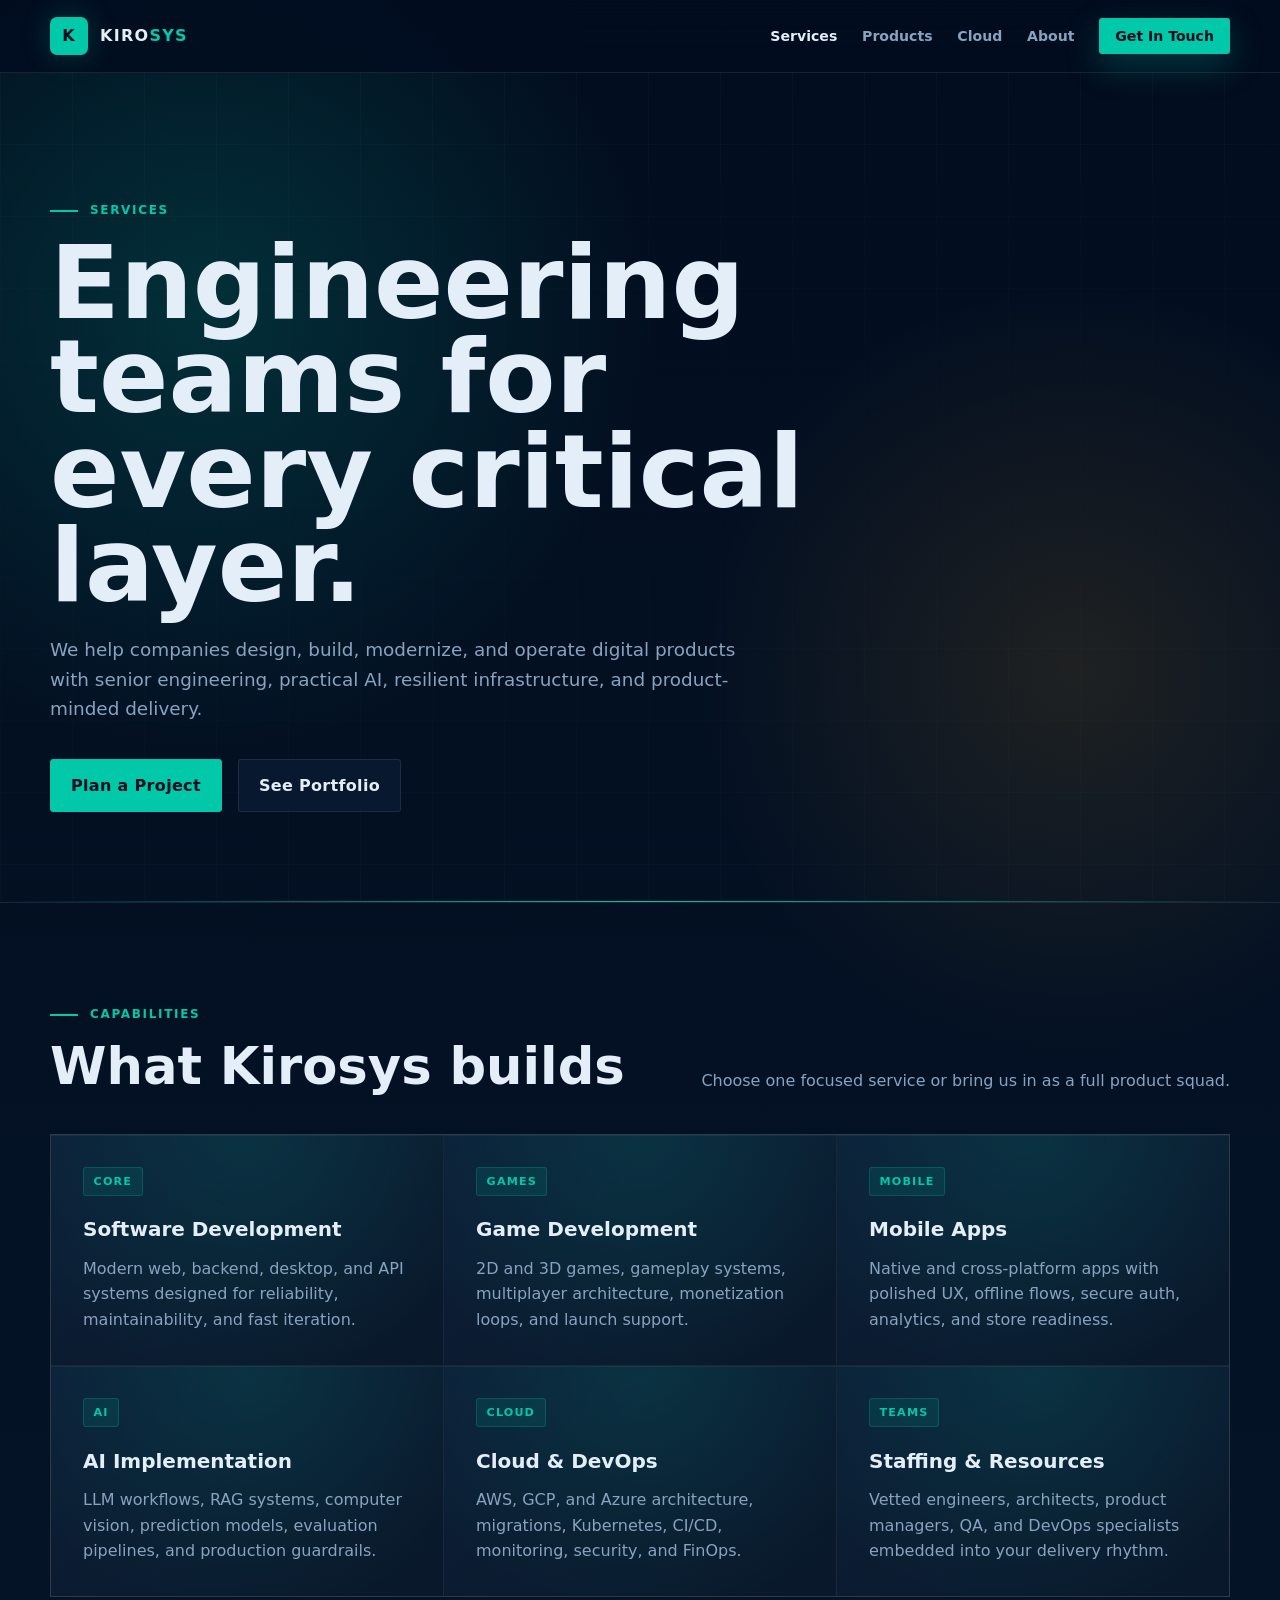
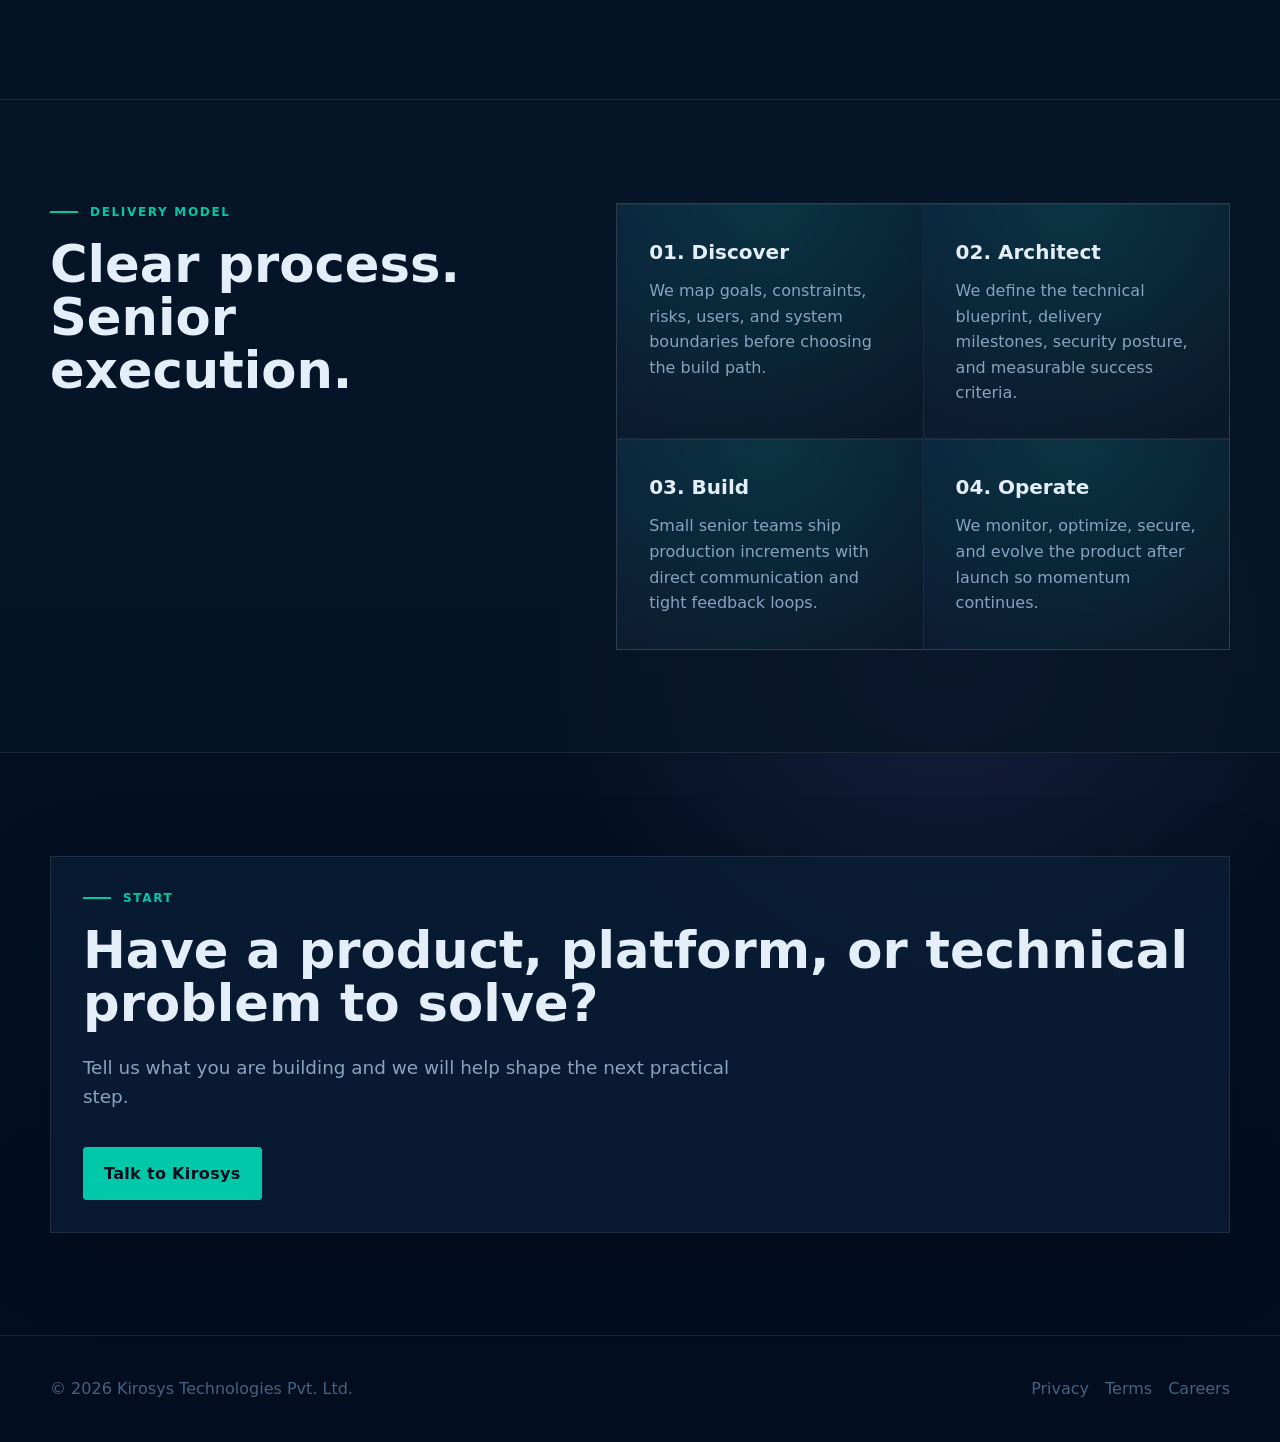
<file: services.html>
<!DOCTYPE html>
<html lang="en">
<head>
  <meta charset="UTF-8">
  <meta name="viewport" content="width=device-width, initial-scale=1.0">
  <title>Services | Kirosys</title>
  <meta name="description" content="Kirosys services across software engineering, AI implementation, cloud, mobile apps, game development, staffing, and R&D.">
  <link rel="stylesheet" href="assets/site.css">
</head>
<body>
  <nav class="site-nav">
    <div class="nav-inner">
      <a class="logo" href="index.html"><span class="logo-mark">K</span><span>KIRO<span>SYS</span></span></a>
      <ul class="nav-links">
        <li><a class="active" href="services.html">Services</a></li>
        <li><a href="products.html">Products</a></li>
        <li><a href="cloud.html">Cloud</a></li>
        <li><a href="about.html">About</a></li>
        <li><a class="nav-cta" href="contact.html">Get In Touch</a></li>
      </ul>
    </div>
  </nav>

  <header class="page-hero">
    <div class="container reveal">
      <div class="eyebrow">Services</div>
      <h1>Engineering teams for every critical layer.</h1>
      <p class="lead">We help companies design, build, modernize, and operate digital products with senior engineering, practical AI, resilient infrastructure, and product-minded delivery.</p>
      <div class="hero-actions">
        <a class="btn primary" href="contact.html">Plan a Project</a>
        <a class="btn ghost" href="products.html">See Portfolio</a>
      </div>
    </div>
  </header>

  <section>
    <div class="container">
      <div class="section-head reveal">
        <div>
          <div class="eyebrow">Capabilities</div>
          <h2>What Kirosys builds</h2>
        </div>
        <p class="muted">Choose one focused service or bring us in as a full product squad.</p>
      </div>
      <div class="grid reveal">
        <article class="card"><span class="tag">Core</span><h3>Software Development</h3><p class="muted">Modern web, backend, desktop, and API systems designed for reliability, maintainability, and fast iteration.</p></article>
        <article class="card amber"><span class="tag">Games</span><h3>Game Development</h3><p class="muted">2D and 3D games, gameplay systems, multiplayer architecture, monetization loops, and launch support.</p></article>
        <article class="card"><span class="tag">Mobile</span><h3>Mobile Apps</h3><p class="muted">Native and cross-platform apps with polished UX, offline flows, secure auth, analytics, and store readiness.</p></article>
        <article class="card purple"><span class="tag">AI</span><h3>AI Implementation</h3><p class="muted">LLM workflows, RAG systems, computer vision, prediction models, evaluation pipelines, and production guardrails.</p></article>
        <article class="card amber"><span class="tag">Cloud</span><h3>Cloud & DevOps</h3><p class="muted">AWS, GCP, and Azure architecture, migrations, Kubernetes, CI/CD, monitoring, security, and FinOps.</p></article>
        <article class="card purple"><span class="tag">Teams</span><h3>Staffing &amp; Resources</h3><p class="muted">Vetted engineers, architects, product managers, QA, and DevOps specialists embedded into your delivery rhythm.</p></article>
      </div>
    </div>
  </section>

  <section class="band">
    <div class="container split">
      <div class="reveal">
        <div class="eyebrow">Delivery Model</div>
        <h2>Clear process. Senior execution.</h2>
      </div>
      <div class="grid two reveal">
        <article class="card"><h3>01. Discover</h3><p class="muted">We map goals, constraints, risks, users, and system boundaries before choosing the build path.</p></article>
        <article class="card"><h3>02. Architect</h3><p class="muted">We define the technical blueprint, delivery milestones, security posture, and measurable success criteria.</p></article>
        <article class="card"><h3>03. Build</h3><p class="muted">Small senior teams ship production increments with direct communication and tight feedback loops.</p></article>
        <article class="card"><h3>04. Operate</h3><p class="muted">We monitor, optimize, secure, and evolve the product after launch so momentum continues.</p></article>
      </div>
    </div>
  </section>

  <section>
    <div class="container reveal">
      <div class="panel">
        <div class="eyebrow">Start</div>
        <h2>Have a product, platform, or technical problem to solve?</h2>
        <p class="lead">Tell us what you are building and we will help shape the next practical step.</p>
        <div class="hero-actions"><a class="btn primary" href="contact.html">Talk to Kirosys</a></div>
      </div>
    </div>
  </section>

  <footer class="footer"><div class="container footer-inner"><span>&copy; 2026 Kirosys Technologies Pvt. Ltd.</span><span><a href="privacy.html">Privacy</a><a href="terms.html">Terms</a><a href="careers.html">Careers</a></span></div></footer>
  <script src="assets/site.js"></script>
</body>
</html>
</file>
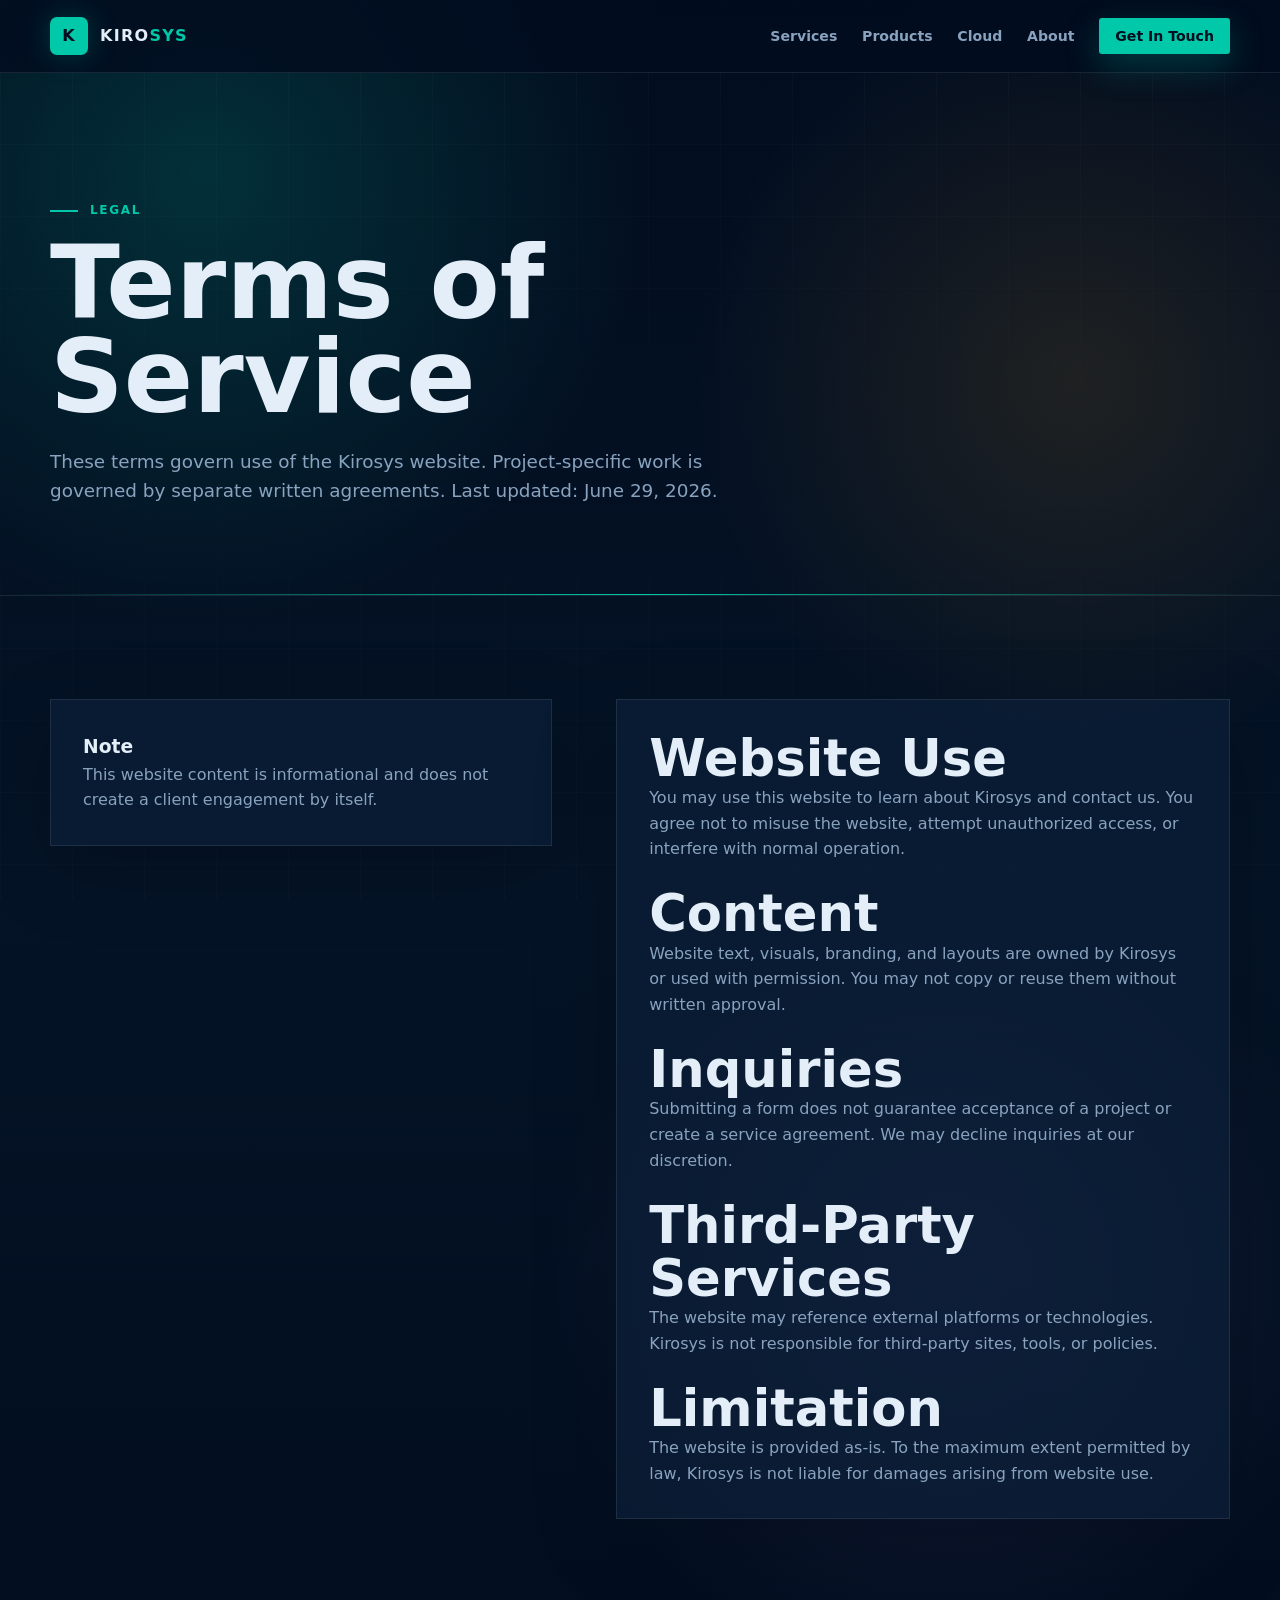
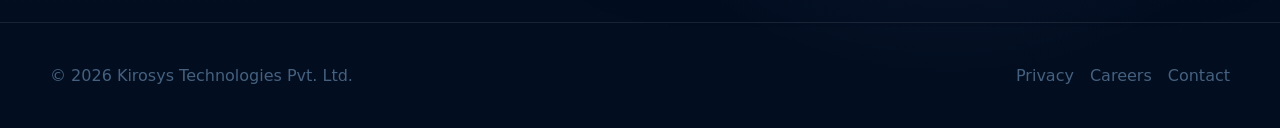
<file: terms.html>
<!DOCTYPE html>
<html lang="en">
<head>
  <meta charset="UTF-8">
  <meta name="viewport" content="width=device-width, initial-scale=1.0">
  <title>Terms of Service | Kirosys</title>
  <meta name="description" content="Kirosys terms of service for website use and general business inquiries.">
  <link rel="stylesheet" href="assets/site.css">
</head>
<body>
  <nav class="site-nav"><div class="nav-inner"><a class="logo" href="index.html"><span class="logo-mark">K</span><span>KIRO<span>SYS</span></span></a><ul class="nav-links"><li><a href="services.html">Services</a></li><li><a href="products.html">Products</a></li><li><a href="cloud.html">Cloud</a></li><li><a href="about.html">About</a></li><li><a class="nav-cta" href="contact.html">Get In Touch</a></li></ul></div></nav>
  <header class="page-hero"><div class="container reveal"><div class="eyebrow">Legal</div><h1>Terms of Service</h1><p class="lead">These terms govern use of the Kirosys website. Project-specific work is governed by separate written agreements. Last updated: June 29, 2026.</p></div></header>
  <section><div class="container split"><aside class="panel reveal"><h3>Note</h3><p class="muted">This website content is informational and does not create a client engagement by itself.</p></aside><div class="panel reveal"><h2>Website Use</h2><p class="muted">You may use this website to learn about Kirosys and contact us. You agree not to misuse the website, attempt unauthorized access, or interfere with normal operation.</p><br><h2>Content</h2><p class="muted">Website text, visuals, branding, and layouts are owned by Kirosys or used with permission. You may not copy or reuse them without written approval.</p><br><h2>Inquiries</h2><p class="muted">Submitting a form does not guarantee acceptance of a project or create a service agreement. We may decline inquiries at our discretion.</p><br><h2>Third-Party Services</h2><p class="muted">The website may reference external platforms or technologies. Kirosys is not responsible for third-party sites, tools, or policies.</p><br><h2>Limitation</h2><p class="muted">The website is provided as-is. To the maximum extent permitted by law, Kirosys is not liable for damages arising from website use.</p></div></div></section>
  <footer class="footer"><div class="container footer-inner"><span>&copy; 2026 Kirosys Technologies Pvt. Ltd.</span><span><a href="privacy.html">Privacy</a><a href="careers.html">Careers</a><a href="contact.html">Contact</a></span></div></footer>
  <script src="assets/site.js"></script>
</body>
</html>
</file>
<file: assets/site.css>
*, *::before, *::after { box-sizing: border-box; margin: 0; padding: 0; }
:root {
  --bg: #020D1F;
  --surface: #071628;
  --card: #0C1F38;
  --teal: #00C8A8;
  --amber: #E8A020;
  --purple: #9B7FEA;
  --text-1: #E4EEF8;
  --text-2: #89A3BF;
  --text-3: #45617F;
  --border: rgba(255,255,255,0.09);
}
html { scroll-behavior: smooth; }
body {
  min-height: 100vh;
  background:
    radial-gradient(circle at 16% 10%, rgba(0,200,168,0.18), transparent 28rem),
    radial-gradient(circle at 84% 22%, rgba(232,160,32,0.12), transparent 24rem),
    radial-gradient(circle at 74% 74%, rgba(155,127,234,0.13), transparent 25rem),
    linear-gradient(180deg, #020D1F 0%, #041326 52%, #020D1F 100%);
  color: var(--text-1);
  font-family: -apple-system, BlinkMacSystemFont, "Segoe UI", system-ui, "Helvetica Neue", Arial, sans-serif;
  line-height: 1.6;
  overflow-x: hidden;
  -webkit-font-smoothing: antialiased;
}
body::before {
  content: '';
  position: fixed;
  inset: 0;
  z-index: -1;
  background-image:
    linear-gradient(rgba(255,255,255,0.035) 1px, transparent 1px),
    linear-gradient(90deg, rgba(255,255,255,0.035) 1px, transparent 1px);
  background-size: 72px 72px;
  mask-image: linear-gradient(to bottom, rgba(0,0,0,0.74), rgba(0,0,0,0.16) 48%, rgba(0,0,0,0.52));
}
a { color: inherit; }
.site-nav {
  position: sticky;
  top: 0;
  z-index: 20;
  background: rgba(2,13,31,0.84);
  border-bottom: 1px solid var(--border);
  backdrop-filter: blur(18px);
}
.nav-inner, .container {
  width: min(1180px, calc(100% - 2.5rem));
  margin: 0 auto;
}
.nav-inner {
  min-height: 72px;
  display: flex;
  align-items: center;
  justify-content: space-between;
  gap: 1.5rem;
}
.logo {
  display: inline-flex;
  align-items: center;
  gap: 0.75rem;
  text-decoration: none;
  font-weight: 900;
  letter-spacing: 0.08em;
}
.logo-mark {
  width: 38px;
  height: 38px;
  display: grid;
  place-items: center;
  color: #020D1F;
  background: var(--teal);
  border-radius: 7px;
  box-shadow: 0 0 30px rgba(0,200,168,0.24);
}
.logo span span { color: var(--teal); }
.nav-links {
  display: flex;
  align-items: center;
  gap: 1.55rem;
  list-style: none;
  color: var(--text-2);
  font-size: 0.88rem;
  font-weight: 600;
}
.nav-links a { text-decoration: none; transition: color 0.2s; }
.nav-links a:hover, .nav-links a.active { color: var(--text-1); }
.nav-cta {
  color: #020D1F !important;
  background: var(--teal);
  padding: 0.62rem 1rem;
  border-radius: 3px;
  box-shadow: 0 12px 34px rgba(0,200,168,0.25);
}
.page-hero {
  position: relative;
  overflow: hidden;
  padding: clamp(5.5rem, 10vw, 8rem) 0 clamp(3.5rem, 7vw, 6rem);
  border-bottom: 1px solid var(--border);
}
.page-hero::after {
  content: '';
  position: absolute;
  inset: auto 0 0;
  height: 1px;
  background: linear-gradient(90deg, transparent, var(--teal), transparent);
}
.eyebrow {
  display: flex;
  align-items: center;
  gap: 0.75rem;
  color: var(--teal);
  font-size: 0.75rem;
  font-weight: 800;
  letter-spacing: 0.14em;
  text-transform: uppercase;
  margin-bottom: 1rem;
}
.eyebrow::before {
  content: '';
  width: 28px;
  height: 2px;
  background: var(--teal);
}
h1 {
  max-width: 850px;
  font-size: clamp(3rem, 8vw, 6.4rem);
  line-height: 0.92;
  letter-spacing: 0;
}
.lead {
  max-width: 690px;
  margin-top: 1.4rem;
  color: var(--text-2);
  font-size: clamp(1rem, 2vw, 1.15rem);
}
.hero-actions {
  display: flex;
  gap: 1rem;
  flex-wrap: wrap;
  margin-top: 2.2rem;
}
.btn {
  display: inline-flex;
  align-items: center;
  justify-content: center;
  min-height: 46px;
  padding: 0.8rem 1.25rem;
  border-radius: 3px;
  border: 1px solid var(--border);
  text-decoration: none;
  font-weight: 800;
  letter-spacing: 0.02em;
}
.btn.primary { background: var(--teal); color: #020D1F; border-color: var(--teal); }
.btn.ghost { background: rgba(12,31,56,0.6); color: var(--text-1); }
section { padding: clamp(4.5rem, 8vw, 7rem) 0; }
.section-head {
  display: flex;
  align-items: end;
  justify-content: space-between;
  gap: 2rem;
  margin-bottom: 2.5rem;
}
h2 {
  font-size: clamp(2rem, 4vw, 3.2rem);
  line-height: 1.04;
  letter-spacing: 0;
}
.muted { color: var(--text-2); }
.grid {
  display: grid;
  grid-template-columns: repeat(3, 1fr);
  gap: 1px;
  background: var(--border);
  border: 1px solid var(--border);
}
.grid.two { grid-template-columns: repeat(2, 1fr); }
.card {
  position: relative;
  overflow: hidden;
  min-height: 210px;
  padding: 2rem;
  background:
    radial-gradient(circle at var(--x, 50%) var(--y, 0%), rgba(0,200,168,0.13), transparent 16rem),
    linear-gradient(145deg, rgba(12,31,56,0.96), rgba(7,22,40,0.88));
  box-shadow: inset 0 1px 0 rgba(255,255,255,0.05);
  transition: transform 0.22s, background 0.22s;
}
.card:hover { transform: translateY(-5px); }
.card::after {
  content: '';
  position: absolute;
  left: 0;
  right: 0;
  bottom: 0;
  height: 2px;
  background: var(--teal);
  transform: scaleX(0);
  transform-origin: left;
  transition: transform 0.32s;
}
.card:hover::after { transform: scaleX(1); }
.card.amber::after { background: var(--amber); }
.card.purple::after { background: var(--purple); }
.tag {
  display: inline-flex;
  margin-bottom: 1.1rem;
  padding: 0.28rem 0.6rem;
  background: rgba(0,200,168,0.1);
  color: var(--teal);
  border: 1px solid rgba(0,200,168,0.22);
  border-radius: 3px;
  font-size: 0.7rem;
  font-weight: 900;
  letter-spacing: 0.1em;
  text-transform: uppercase;
}
.card h3 { font-size: 1.25rem; margin-bottom: 0.65rem; }
.list {
  display: grid;
  gap: 0.9rem;
  margin-top: 1.3rem;
  color: var(--text-2);
}
.list li { margin-left: 1.1rem; }
.card-link {
  display: inline-flex;
  align-items: center;
  margin-top: 1.25rem;
  color: var(--teal);
  font-weight: 800;
  font-size: 0.88rem;
  text-decoration: none;
}
.card-link:hover { text-decoration: underline; }
.reviews-grid {
  display: grid;
  grid-template-columns: repeat(7, minmax(280px, 1fr));
  gap: 1px;
  overflow-x: auto;
  background: var(--border);
  border: 1px solid var(--border);
}
.review-card {
  min-height: 270px;
  padding: 1.75rem;
  background:
    radial-gradient(circle at var(--x, 50%) var(--y, 0%), rgba(0,200,168,0.12), transparent 14rem),
    linear-gradient(145deg, rgba(12,31,56,0.96), rgba(2,13,31,0.9));
}
.review-stars {
  color: var(--amber);
  font-size: 0.85rem;
  letter-spacing: 0.18em;
  margin-bottom: 1rem;
}
.review-quote {
  color: var(--text-1);
  line-height: 1.68;
  margin-bottom: 1.35rem;
}
.review-author {
  color: var(--text-2);
  font-size: 0.84rem;
  font-weight: 800;
}
.review-product {
  color: var(--teal);
  font-size: 0.72rem;
  font-weight: 900;
  letter-spacing: 0.1em;
  text-transform: uppercase;
  margin-top: 0.25rem;
}
.band {
  border-top: 1px solid var(--border);
  border-bottom: 1px solid var(--border);
  background: rgba(7,22,40,0.76);
}
.metrics {
  display: grid;
  grid-template-columns: repeat(4, 1fr);
  gap: 1px;
  background: var(--border);
  border: 1px solid var(--border);
}
.metric {
  padding: 1.6rem;
  background: rgba(2,13,31,0.78);
}
.metric strong {
  display: block;
  color: var(--teal);
  font-size: 2rem;
  line-height: 1;
}
.split {
  display: grid;
  grid-template-columns: 0.9fr 1.1fr;
  gap: clamp(2rem, 5vw, 4.5rem);
  align-items: start;
}
.panel {
  padding: 2rem;
  border: 1px solid var(--border);
  background: rgba(12,31,56,0.72);
  box-shadow: 0 24px 80px rgba(0,0,0,0.18);
}
.form {
  display: grid;
  gap: 1rem;
}
.form-row { display: grid; grid-template-columns: 1fr 1fr; gap: 1rem; }
label {
  display: grid;
  gap: 0.4rem;
  color: var(--text-2);
  font-size: 0.74rem;
  font-weight: 900;
  letter-spacing: 0.08em;
  text-transform: uppercase;
}
input, select, textarea {
  width: 100%;
  border: 1px solid var(--border);
  border-radius: 3px;
  background: rgba(2,13,31,0.82);
  color: var(--text-1);
  font: inherit;
  padding: 0.85rem 1rem;
}
.form-honey {
  position: absolute;
  left: -10000px;
  width: 1px;
  height: 1px;
  opacity: 0;
  pointer-events: none;
}
textarea { min-height: 150px; resize: vertical; }
input:focus, select:focus, textarea:focus {
  outline: none;
  border-color: var(--teal);
  box-shadow: 0 0 0 3px rgba(0,200,168,0.1);
}
.footer {
  padding: 2.5rem 0;
  border-top: 1px solid var(--border);
  color: var(--text-3);
}
.footer-inner {
  display: flex;
  justify-content: space-between;
  gap: 1.5rem;
  flex-wrap: wrap;
}
.footer a { color: var(--text-3); text-decoration: none; margin-left: 1rem; }
.reveal { opacity: 0; transform: translateY(24px); transition: opacity 0.7s, transform 0.7s; }
.reveal.visible { opacity: 1; transform: translateY(0); }
@media (max-width: 860px) {
  .nav-inner { align-items: flex-start; flex-direction: column; padding: 1rem 0; }
  .nav-links { flex-wrap: wrap; gap: 0.9rem; }
  .grid, .grid.two, .metrics, .split { grid-template-columns: 1fr; }
  .section-head { align-items: start; flex-direction: column; }
  .form-row { grid-template-columns: 1fr; }
  .footer a { margin-left: 0; margin-right: 1rem; }
}
@media (prefers-reduced-motion: reduce) {
  *, *::before, *::after { animation: none !important; transition: none !important; }
  .reveal { opacity: 1; transform: none; }
}
</file>
